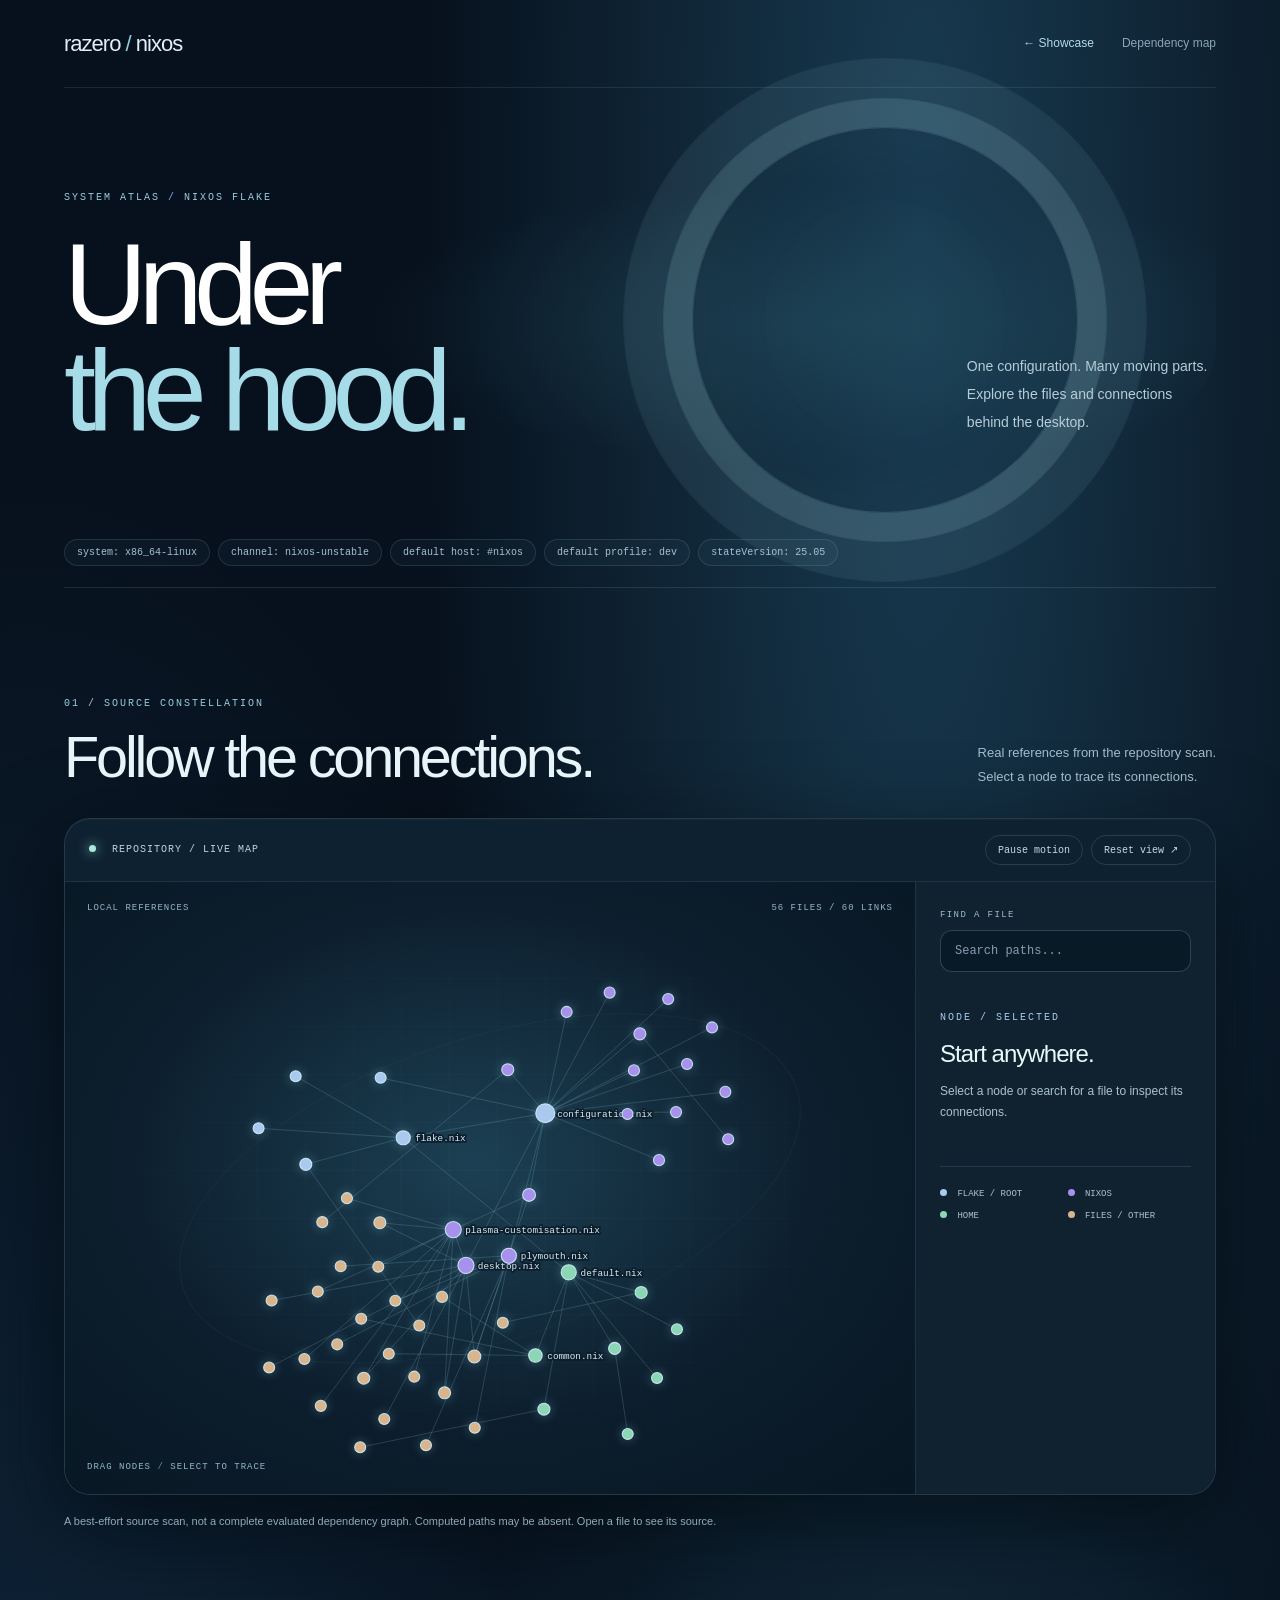
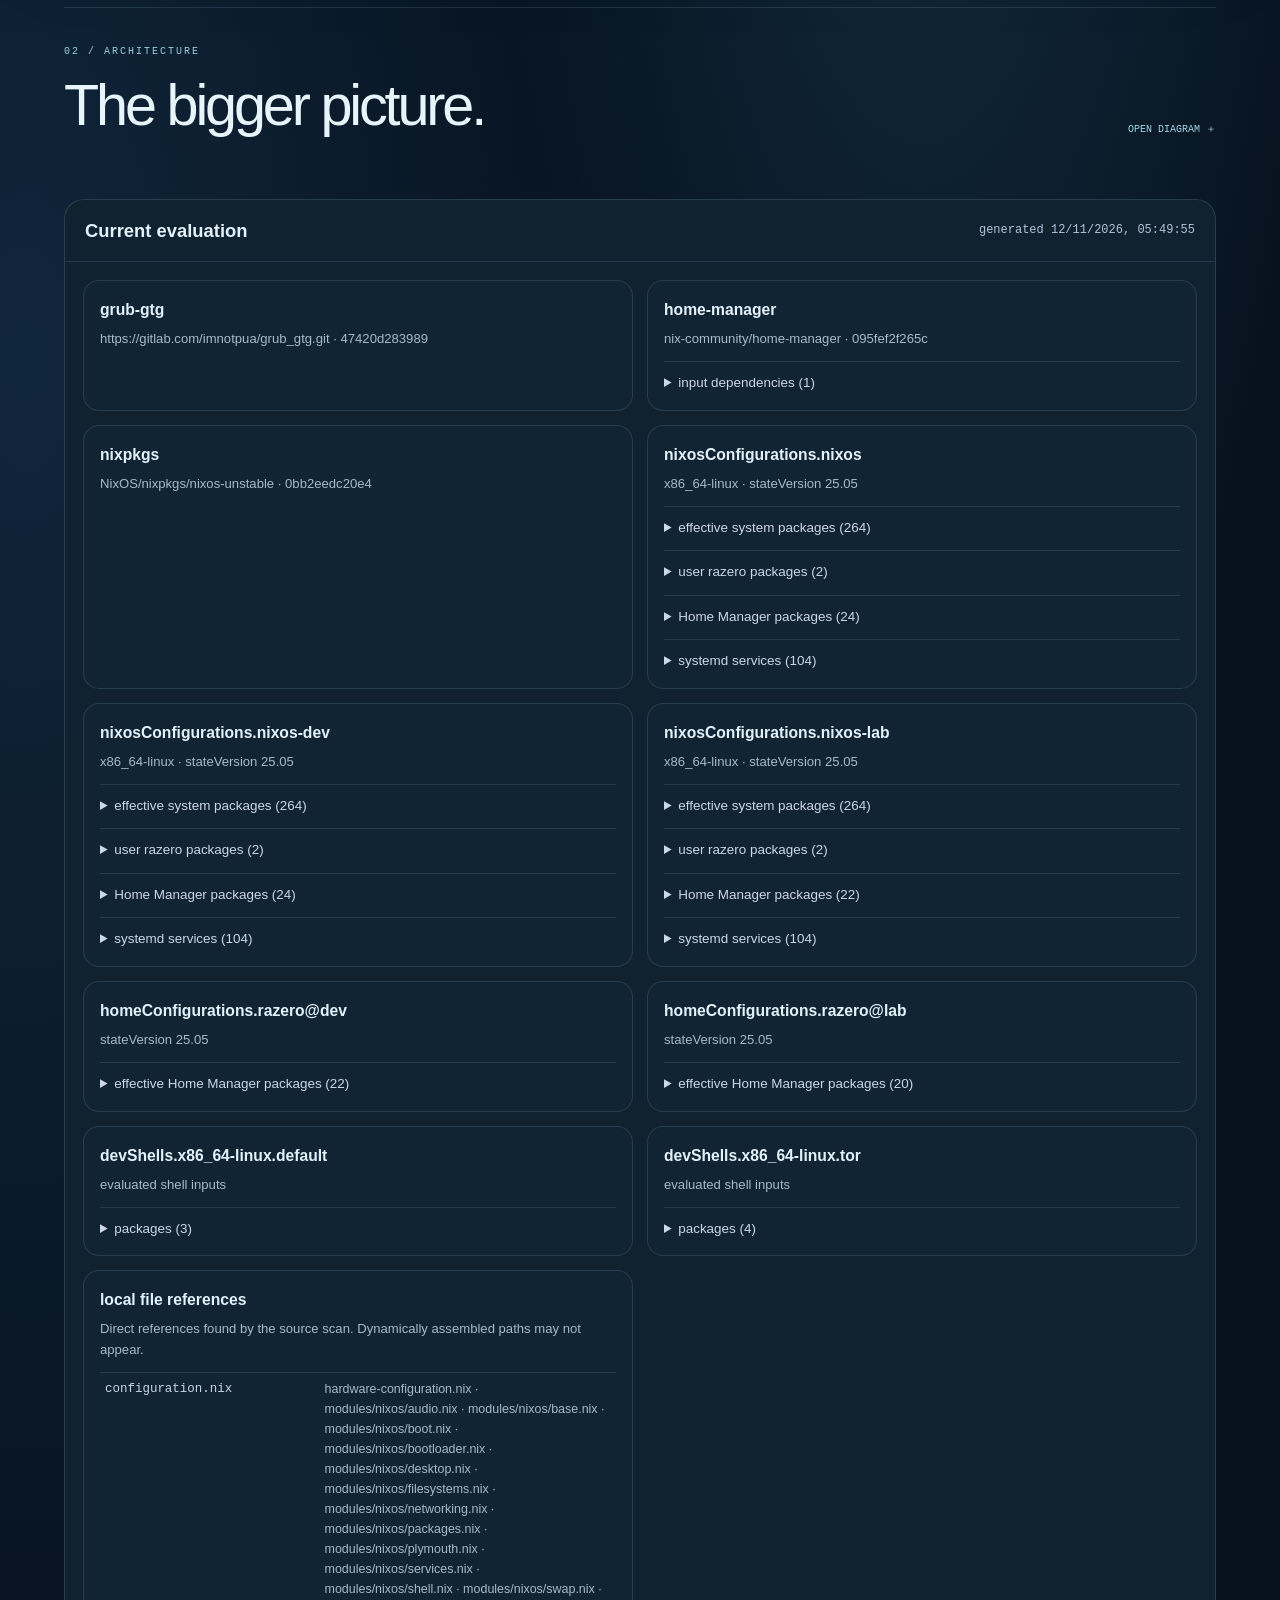
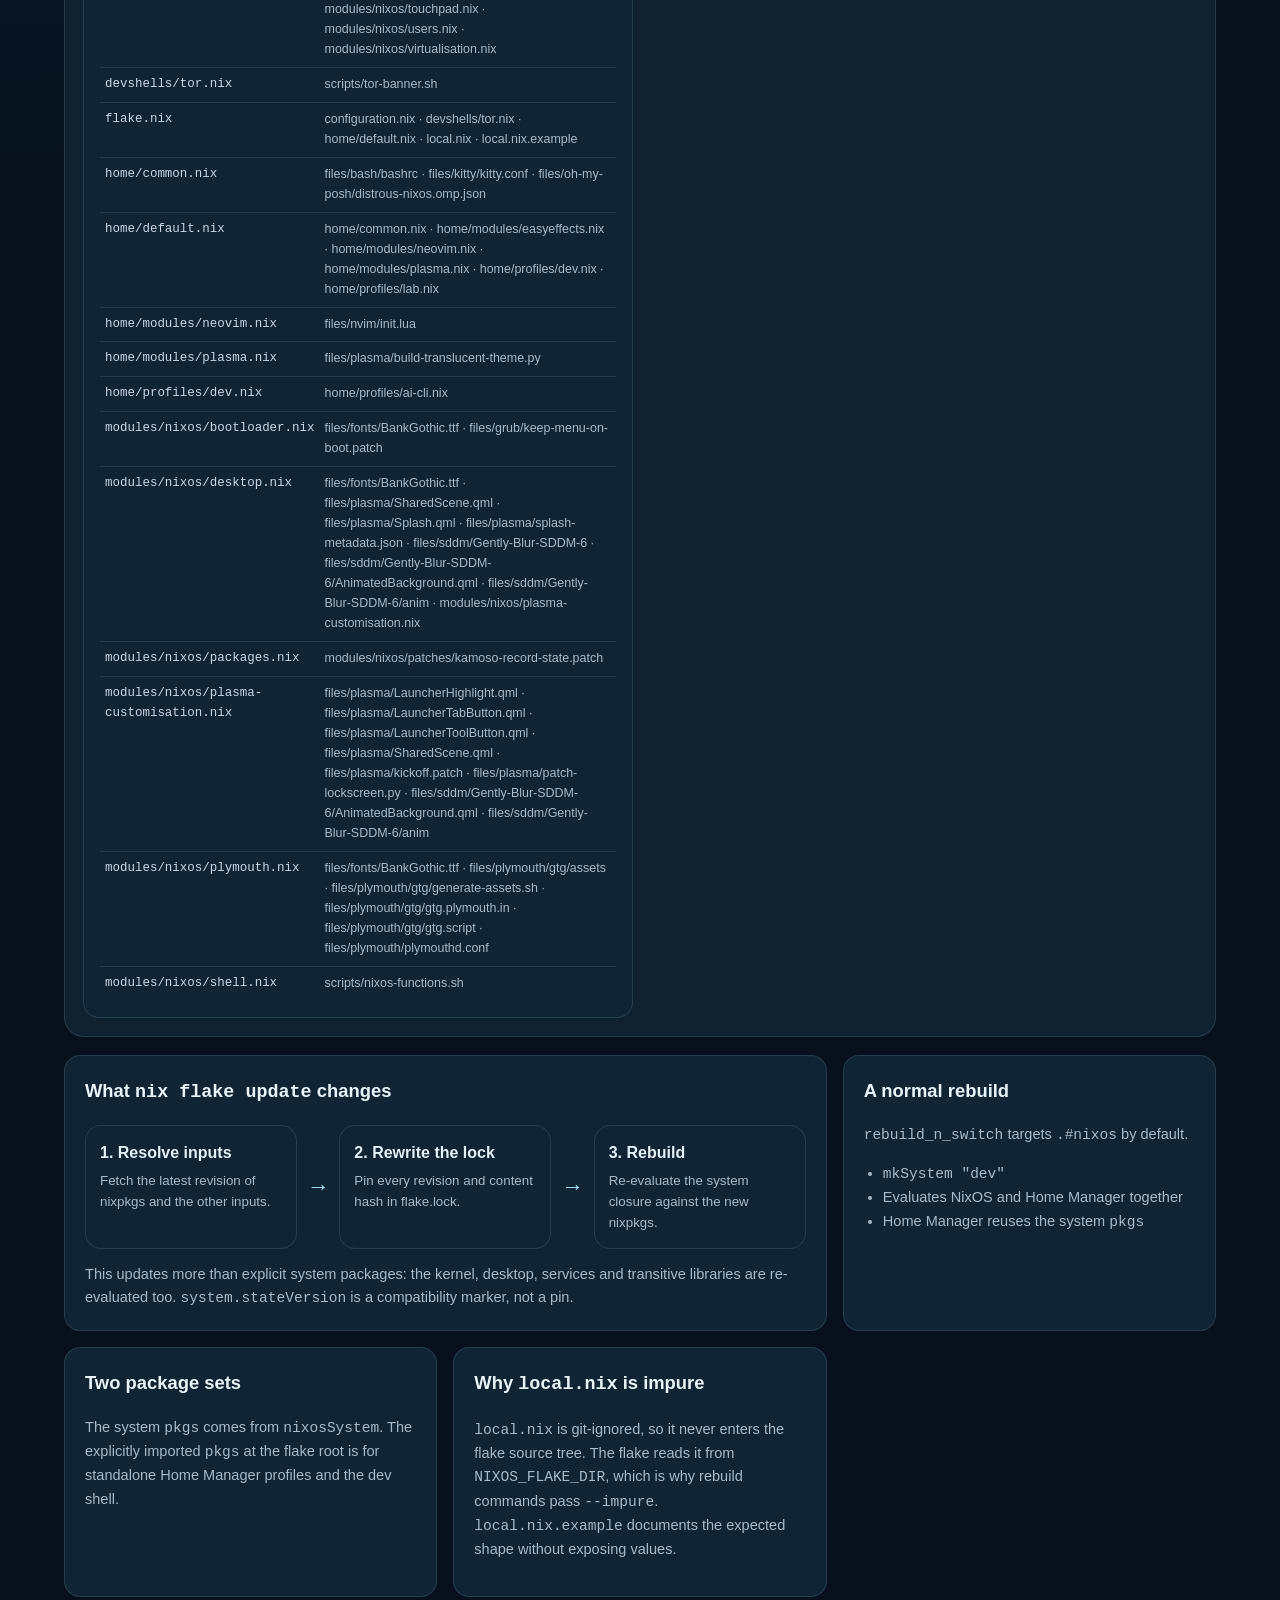
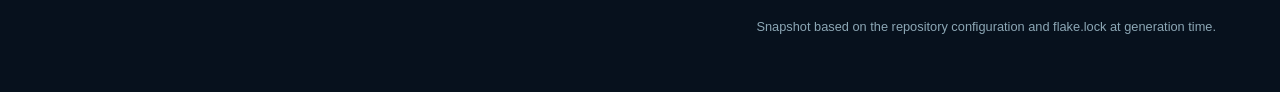
<file: graph/index.html>
<!doctype html>
<html lang="en">
<head>
  <meta charset="utf-8">
  <meta name="viewport" content="width=device-width, initial-scale=1">
  <title>NixOS Flake dependency graph</title>
  <style>
    :root {
      color-scheme: dark;
      --bg: #090d14;
      --panel: #101722;
      --panel-2: #151e2b;
      --line: #334155;
      --text: #e5edf7;
      --muted: #98a6b9;
      --cyan: #55d6e8;
      --blue: #75a7ff;
      --violet: #b39bff;
      --green: #72dfa8;
      --amber: #f1c56b;
      --rose: #ff8fa3;
    }

    * { box-sizing: border-box; }

    body {
      margin: 0;
      background:
        radial-gradient(circle at 18% 0%, #14243a 0, transparent 30rem),
        radial-gradient(circle at 90% 18%, #211b3d 0, transparent 30rem),
        var(--bg);
      color: var(--text);
      font-family: Inter, ui-sans-serif, system-ui, -apple-system, BlinkMacSystemFont,
        "Segoe UI", "Noto Sans JP", sans-serif;
      line-height: 1.6;
    }

    main { width: min(1500px, calc(100% - 32px)); margin: 0 auto; padding: 48px 0 72px; }
    h1, h2, p { margin-top: 0; }
    h1 { font-size: clamp(2rem, 5vw, 4.2rem); line-height: 1.08; letter-spacing: -.04em; margin-bottom: 14px; }
    h2 { font-size: 1.15rem; margin-bottom: 18px; }
    code { font-family: "SFMono-Regular", Consolas, monospace; }

    .eyebrow {
      color: var(--cyan);
      font-family: "SFMono-Regular", Consolas, monospace;
      font-size: .76rem;
      font-weight: 700;
      letter-spacing: .14em;
      text-transform: uppercase;
    }

    .lead { color: var(--muted); max-width: 70ch; font-size: 1.03rem; }
    .badges { display: flex; flex-wrap: wrap; gap: 8px; margin: 22px 0 34px; }
    .badge {
      background: #172131;
      border: 1px solid #2d3d53;
      border-radius: 999px;
      color: #c8d5e5;
      font-family: "SFMono-Regular", Consolas, monospace;
      font-size: .75rem;
      padding: 5px 10px;
    }

    .panel {
      background: color-mix(in srgb, var(--panel) 93%, transparent);
      border: 1px solid #263244;
      border-radius: 18px;
      box-shadow: 0 22px 60px rgba(0,0,0,.28);
      overflow: hidden;
    }

    .panel-head {
      align-items: center;
      border-bottom: 1px solid #263244;
      display: flex;
      gap: 16px;
      justify-content: space-between;
      padding: 16px 20px;
    }

    .panel-head h2 { margin: 0; }
    .legend { display: flex; flex-wrap: wrap; gap: 14px; color: var(--muted); font-size: .77rem; }
    .key { align-items: center; display: inline-flex; gap: 6px; }
    .dot { border-radius: 50%; height: 8px; width: 8px; }
    .graph-wrap { overflow-x: auto; padding: 18px; }

    svg { display: block; min-width: 1320px; width: 100%; height: auto; }
    svg .lane { fill: #0d131d; stroke: #202c3d; stroke-width: 1; }
    svg .lane-title { fill: #718096; font-size: 13px; font-weight: 700; letter-spacing: 2px; }
    svg .edge { fill: none; stroke: #4b5e75; stroke-width: 2; marker-end: url(#arrow); opacity: .82; }
    svg .edge.main { stroke: var(--cyan); }
    svg .edge.unstable { stroke: var(--amber); }
    svg .edge.hm { stroke: var(--violet); }
    svg .edge.theme { stroke: var(--green); }
    svg .node { fill: #151e2b; stroke: #34455c; stroke-width: 1.5; rx: 12; }
    svg .node.input { stroke: var(--blue); }
    svg .node.eval { stroke: var(--cyan); }
    svg .node.module { stroke: var(--violet); }
    svg .node.result { stroke: var(--green); }
    svg .node.special { stroke: var(--amber); }
    svg .title { fill: #edf4fc; font-size: 15px; font-weight: 700; }
    svg .sub { fill: #94a3b8; font-size: 12px; }
    svg .mono { font-family: "SFMono-Regular", Consolas, monospace; }
    svg a:hover .node { fill: #1c2939; stroke-width: 2.5; }

    .cards { display: grid; gap: 16px; grid-template-columns: repeat(3, 1fr); margin-top: 18px; }
    .card { background: var(--panel); border: 1px solid #263244; border-radius: 16px; padding: 20px; }
    .card h2 { color: #f1f5f9; }
    .card p, .card li { color: var(--muted); font-size: .91rem; }
    .card ul { margin: 0; padding-left: 1.2rem; }
    .card strong { color: var(--text); }

    .live-grid { display: grid; gap: 14px; grid-template-columns: repeat(2, minmax(0, 1fr)); }
    .live-block { background: #0d141f; border: 1px solid #26364b; border-radius: 13px; padding: 16px; }
    .live-block h3 { font-size: .98rem; margin: 0 0 6px; }
    .live-block p { color: var(--muted); font-size: .82rem; margin: 0; }
    .live-block details { border-top: 1px solid #253247; margin-top: 12px; padding-top: 10px; }
    .live-block summary { color: #cbd8e8; cursor: pointer; font-size: .84rem; }
    .chips { display: flex; flex-wrap: wrap; gap: 6px; margin-top: 10px; max-height: 270px; overflow: auto; }
    .chip { background: #172234; border: 1px solid #2d405a; border-radius: 7px; color: #b9c9dc; font-family: "SFMono-Regular", Consolas, monospace; font-size: .69rem; padding: 3px 6px; }
    .stamp { color: var(--muted); font-family: "SFMono-Regular", Consolas, monospace; font-size: .75rem; }
    .error { background: #321923; border: 1px solid #683044; border-radius: 10px; color: #ffc0ca; font-size: .78rem; margin-top: 12px; padding: 10px; white-space: pre-wrap; }
    .refs { border-collapse: collapse; margin-top: 12px; width: 100%; }
    .refs td { border-top: 1px solid #253247; color: var(--muted); font-size: .78rem; padding: 7px 5px; vertical-align: top; }
    .refs td:first-child { color: #c9d6e7; font-family: "SFMono-Regular", Consolas, monospace; width: 32%; }

    .flow { align-items: stretch; display: grid; gap: 10px; grid-template-columns: 1fr auto 1fr auto 1fr; }
    .flow-step { background: var(--panel-2); border: 1px solid #314158; border-radius: 12px; padding: 14px; }
    .flow-step small { color: var(--muted); display: block; margin-top: 4px; }
    .flow-arrow { align-self: center; color: var(--cyan); font-size: 1.4rem; }
    .wide { grid-column: span 2; }
    footer { color: #708096; font-size: .8rem; margin-top: 20px; text-align: right; }

    @media (max-width: 900px) {
      main { width: min(100% - 20px, 1500px); padding-top: 28px; }
      .cards { grid-template-columns: 1fr; }
      .live-grid { grid-template-columns: 1fr; }
      .wide { grid-column: auto; }
      .flow { grid-template-columns: 1fr; }
      .flow-arrow { transform: rotate(90deg); justify-self: center; }
      .panel-head { align-items: flex-start; flex-direction: column; }
    }
  </style>
  <link rel="stylesheet" href="dependency-design.css">
</head>
<body>
  <main>
    <nav class="map-nav" aria-label="Views">
      <a class="map-wordmark" href="showcase.html">razero <span>/</span> nixos</a>
      <div><a href="showcase.html">← Showcase</a><span aria-current="page">Dependency map</span></div>
    </nav>
    <div class="map-hero"><div><div class="eyebrow">SYSTEM ATLAS <span> / </span> NIXOS FLAKE</div>
    <h1>Under<br><em>the hood.</em></h1></div>
    <p class="lead">
      One configuration. Many moving parts.<br>Explore the files and connections behind the desktop.
    </p></div>

    <div class="badges">
      <span class="badge">system: x86_64-linux</span>
      <span class="badge">channel: nixos-unstable</span>
      <span class="badge">default host: #nixos</span>
      <span class="badge">default profile: dev</span>
      <span class="badge">stateVersion: 25.05</span>
    </div>

    <section class="explorer" aria-labelledby="explorer-heading">
      <div class="explorer-heading"><div><span class="eyebrow">01 / SOURCE CONSTELLATION</span><h2 id="explorer-heading">Follow the connections.</h2></div><p>Real references from the repository scan.<br>Select a node to trace its connections.</p></div>
      <div class="explorer-shell">
        <div class="explorer-toolbar"><div><span class="explorer-indicator"></span> REPOSITORY / LIVE MAP</div><div class="explorer-tools"><button id="graph-motion" type="button" aria-pressed="false">Pause motion</button><button id="graph-reset" type="button">Reset view ↗</button></div></div>
        <div class="explorer-layout">
          <div class="network-stage"><div class="network-label"><span>LOCAL REFERENCES</span><span id="graph-count">LOADING</span></div><svg id="network-graph" viewBox="0 0 1000 720" role="group" aria-label="Interactive graph of local file references"></svg><div class="network-hint">DRAG NODES <span> / </span> SELECT TO TRACE</div></div>
          <aside class="network-sidebar" aria-label="Graph explorer">
            <label for="graph-search">FIND A FILE</label><input id="graph-search" type="search" placeholder="Search paths..." autocomplete="off"><div id="graph-search-results" class="search-results" aria-label="Matching files"></div>
            <div class="network-details" id="graph-details" aria-live="polite"><span class="eyebrow">NODE / SELECTED</span><h3>Start anywhere.</h3><p>Select a node or search for a file to inspect its connections.</p></div>
            <div class="network-legend"><span><i class="legend-root"></i> FLAKE / ROOT</span><span><i class="legend-system"></i> NIXOS</span><span><i class="legend-home"></i> HOME</span><span><i class="legend-asset"></i> FILES / OTHER</span></div>
          </aside>
        </div>
      </div>
      <p class="explorer-note">A best-effort source scan, not a complete evaluated dependency graph. Computed paths may be absent. Open a file to see its source.</p>
      <noscript><p>JavaScript is required for the interactive graph. The architecture diagram below remains available.</p></noscript>
    </section>

    <details class="architecture">
    <summary><span><span class="eyebrow">02 / ARCHITECTURE</span><strong>The bigger picture.</strong></span><span class="architecture-toggle">OPEN DIAGRAM ＋</span></summary>
    <section class="panel">
      <div class="panel-head">
        <h2>Dependency graph</h2>
        <div class="legend">
          <span class="key"><span class="dot" style="background:var(--blue)"></span>input</span>
          <span class="key"><span class="dot" style="background:var(--cyan)"></span>evaluation / import</span>
          <span class="key"><span class="dot" style="background:var(--violet)"></span>module</span>
          <span class="key"><span class="dot" style="background:var(--green)"></span>output</span>
          <span class="key"><span class="dot" style="background:var(--amber)"></span>special path</span>
        </div>
      </div>

      <div class="graph-wrap">
        <svg viewBox="0 0 1400 900" role="img" aria-labelledby="graph-title graph-desc">
          <title id="graph-title">NixOS flake dependency graph</title>
          <desc id="graph-desc">Inputs on the left flow through flake evaluation into NixOS and Home Manager modules, then into system, desktop and development outputs.</desc>
          <defs>
            <marker id="arrow" viewBox="0 0 10 10" refX="9" refY="5" markerWidth="6" markerHeight="6" orient="auto-start-reverse">
              <path d="M 0 0 L 10 5 L 0 10 z" fill="context-stroke"/>
            </marker>
          </defs>

          <rect class="lane" x="8" y="34" width="300" height="840" rx="16"/>
          <rect class="lane" x="325" y="34" width="300" height="840" rx="16"/>
          <rect class="lane" x="642" y="34" width="360" height="840" rx="16"/>
          <rect class="lane" x="1019" y="34" width="372" height="840" rx="16"/>
          <text class="lane-title" x="28" y="65">1 · FLAKE INPUTS</text>
          <text class="lane-title" x="345" y="65">2 · CONSTRUCTORS</text>
          <text class="lane-title" x="662" y="65">3 · MODULES</text>
          <text class="lane-title" x="1039" y="65">4 · RESULT</text>

          <!-- Edges sit behind nodes. Amber marks the git-ignored, theme and shared-scene paths. -->
          <path class="edge main" d="M278 139 C330 139 310 140 365 140"/>
          <path class="edge main" d="M278 139 C330 139 310 294 365 294"/>
          <path class="edge main" d="M278 139 C330 139 310 512 365 512"/>
          <path class="edge unstable" d="M278 279 C330 279 315 294 365 294"/>
          <path class="edge hm" d="M278 419 C330 419 315 294 365 294"/>
          <path class="edge hm" d="M278 419 C330 419 315 512 365 512"/>
          <path class="edge unstable" d="M278 559 C330 559 315 294 365 294"/>
          <path class="edge unstable" d="M278 559 C330 559 315 512 365 512"/>

          <path class="edge main" d="M585 140 C650 140 610 154 690 154"/>
          <path class="edge main" d="M585 140 C650 140 615 587 690 587"/>
          <path class="edge main" d="M585 294 C630 294 615 154 690 154"/>
          <path class="edge main" d="M585 294 C630 294 630 298 690 298"/>
          <path class="edge main" d="M585 294 C650 294 640 731 690 731"/>
          <path class="edge hm" d="M585 512 C630 512 630 587 690 587"/>
          <path class="edge main" d="M585 742 C650 790 760 810 1057 810"/>
          <path class="edge main" d="M700 210 C660 250 660 410 690 443"/>

          <path class="edge main" d="M970 154 C1020 154 1008 145 1057 145"/>
          <path class="edge main" d="M970 154 C1020 154 1008 275 1057 275"/>
          <path class="edge hm" d="M970 298 C1025 298 1005 550 1057 550"/>
          <path class="edge theme" d="M970 443 C1025 443 1005 275 1057 275"/>
          <path class="edge hm" d="M970 587 C1025 587 1005 550 1057 550"/>
          <path class="edge hm" d="M970 587 C1025 587 1005 680 1057 680"/>
          <path class="edge unstable" d="M970 731 C1025 731 1005 405 1057 405"/>

          <!-- Inputs -->
          <a href="../flake.nix#L4">
            <rect class="node input" x="38" y="92" width="240" height="94"/>
            <text class="title mono" x="56" y="120">nixpkgs</text>
            <text class="sub" x="56" y="144">nixos-unstable</text>
            <text class="sub mono" id="nixpkgs-rev" x="56" y="165">resolving…</text>
          </a>
          <a href="../flake.nix#L9">
            <rect class="node special" x="38" y="232" width="240" height="94"/>
            <text class="title mono" x="56" y="260">grub-gtg</text>
            <text class="sub" x="56" y="284">Grand Theft Gentoo theme</text>
            <text class="sub mono" id="grub-rev" x="56" y="305">resolving…</text>
          </a>
          <a href="../flake.nix#L5">
            <rect class="node input" x="38" y="372" width="240" height="94"/>
            <text class="title mono" x="56" y="400">home-manager</text>
            <text class="sub mono" id="home-manager-rev" x="56" y="424">resolving…</text>
            <text class="sub" x="56" y="445">inputs.nixpkgs.follows = nixpkgs</text>
          </a>
          <a href="../local.nix.example">
            <rect class="node special" x="38" y="512" width="240" height="94"/>
            <text class="title mono" x="56" y="540">local.nix</text>
            <text class="sub" x="56" y="564">git-ignored / --impure</text>
            <text class="sub" x="56" y="585">user, email, secrets</text>
          </a>
          <a href="../flake.lock">
            <rect class="node" x="38" y="704" width="240" height="96"/>
            <text class="title mono" x="56" y="735">flake.lock</text>
            <text class="sub" x="56" y="760">exact revisions + hashes</text>
            <text class="sub" x="56" y="780">written by nix flake update</text>
          </a>

          <!-- Constructors -->
          <a href="../flake.nix#L18">
            <rect class="node eval" x="365" y="98" width="220" height="84"/>
            <text class="title mono" x="383" y="128">import nixpkgs</text>
            <text class="sub" x="383" y="151">pkgs / allowUnfree</text>
            <text class="sub" x="383" y="169">standalone Home + devShell</text>
          </a>
          <a href="../flake.nix#L45">
            <rect class="node eval" x="365" y="238" width="220" height="112"/>
            <text class="title mono" x="383" y="268">mkSystem</text>
            <text class="sub" x="383" y="292">nixpkgs.lib.nixosSystem</text>
            <text class="sub" x="383" y="313">specialArgs: local + grub-gtg</text>
            <text class="sub" x="383" y="334">merges NixOS modules</text>
          </a>
          <a href="../flake.nix#L62">
            <rect class="node eval" x="365" y="470" width="220" height="84"/>
            <text class="title mono" x="383" y="500">homeManagerConfiguration</text>
            <text class="sub" x="383" y="524">explicit pkgs import</text>
            <text class="sub" x="383" y="542">standalone Home profiles</text>
          </a>
          <a href="../flake.nix#L78">
            <rect class="node eval" x="365" y="700" width="220" height="84"/>
            <text class="title mono" x="383" y="730">pkgs.mkShell</text>
            <text class="sub" x="383" y="754">dotnet-sdk_10</text>
            <text class="sub" x="383" y="772">csharp-ls / netcoredbg</text>
          </a>

          <!-- Modules -->
          <a href="../configuration.nix">
            <rect class="node module" x="690" y="98" width="280" height="112"/>
            <text class="title mono" x="708" y="128">configuration.nix</text>
            <text class="sub" x="708" y="152">pkgs from nixosSystem</text>
            <text class="sub" x="708" y="173">local from specialArgs</text>
            <text class="sub" x="708" y="194">imports bootloader + desktop</text>
          </a>
          <a href="../flake.nix#L49">
            <rect class="node module" x="690" y="250" width="280" height="96"/>
            <text class="title" x="708" y="280">Home Manager NixOS module</text>
            <text class="sub" x="708" y="304">useGlobalPkgs = true</text>
            <text class="sub" x="708" y="325">system pkgs + selected profile</text>
          </a>
          <a href="../modules/nixos/bootloader.nix">
            <rect class="node module" x="690" y="396" width="280" height="94"/>
            <text class="title mono" x="708" y="426">bootloader.nix</text>
            <text class="sub" x="708" y="450">GRUB + grub-gtg</text>
            <text class="sub" x="708" y="471">keep the selected menu visible</text>
          </a>
          <a href="../home/default.nix">
            <rect class="node module" x="690" y="540" width="280" height="94"/>
            <text class="title mono" x="708" y="570">home/default.nix</text>
            <text class="sub" x="708" y="594">common + profile</text>
            <text class="sub" x="708" y="615">plasma + EasyEffects + Neovim</text>
          </a>
          <a href="../modules/nixos/desktop.nix">
            <rect class="node module" x="690" y="684" width="280" height="94"/>
            <text class="title mono" x="708" y="714">desktop.nix</text>
            <text class="sub" x="708" y="738">imports plasma-customisation</text>
            <text class="sub" x="708" y="759">shared scene + Kickoff</text>
          </a>

          <!-- Results -->
          <a href="../modules/nixos/packages.nix">
            <rect class="node result" x="1057" y="100" width="296" height="90"/>
            <text class="title" x="1075" y="130">environment.systemPackages</text>
            <text class="sub" x="1075" y="154">Firefox / Node.js / Git / KDE…</text>
            <text class="sub" x="1075" y="174">+ users.users.razero.packages</text>
          </a>
          <a href="../configuration.nix">
            <rect class="node result" x="1057" y="230" width="296" height="90"/>
            <text class="title" x="1075" y="260">NixOS system closure</text>
            <text class="sub" x="1075" y="284">kernel / Plasma / SDDM / PipeWire</text>
            <text class="sub" x="1075" y="304">Docker / libvirt / module graph</text>
          </a>
          <a href="../files/plasma/SharedScene.qml">
            <rect class="node special" x="1057" y="360" width="296" height="90"/>
            <text class="title" x="1075" y="390">shared login scene</text>
            <text class="sub" x="1075" y="414">SDDM + lock + KSplash</text>
            <text class="sub" x="1075" y="434">24 px blur / 850 ms zoom</text>
          </a>
          <a href="../flake.nix#L69">
            <rect class="node result" x="1057" y="500" width="296" height="100"/>
            <text class="title mono" x="1075" y="530">#nixos / #nixos-dev</text>
            <text class="sub" x="1075" y="554">mkSystem "dev"</text>
            <text class="sub" x="1075" y="575">common + dev + ai-cli</text>
          </a>
          <a href="../flake.nix#L72">
            <rect class="node result" x="1057" y="635" width="296" height="90"/>
            <text class="title mono" x="1075" y="665">#nixos-lab / razero@lab</text>
            <text class="sub" x="1075" y="689">mkSystem "lab" / standalone Home</text>
            <text class="sub" x="1075" y="709">common + lab tools</text>
          </a>
          <a href="../flake.nix#L78">
            <rect class="node result" x="1057" y="765" width="296" height="90"/>
            <text class="title mono" x="1075" y="795">devShells.x86_64-linux.default</text>
            <text class="sub" x="1075" y="819">nix develop</text>
            <text class="sub" x="1075" y="839">explicit pkgs import</text>
          </a>
        </svg>
      </div>
    </section>
    </details>

    <section class="panel" style="margin-top:18px">
      <div class="panel-head">
        <h2>Current evaluation</h2>
        <span class="stamp" id="generated-at">Loading dependency-data.js…</span>
      </div>
      <div id="live-data" style="padding:18px">
        <noscript>JavaScript is required to show this section.</noscript>
      </div>
    </section>

    <section class="cards">
      <article class="card wide">
        <h2>What <code>nix flake update</code> changes</h2>
        <div class="flow">
          <div class="flow-step">
            <strong>1. Resolve inputs</strong>
            <small>Fetch the latest revision of nixpkgs and the other inputs.</small>
          </div>
          <div class="flow-arrow">→</div>
          <div class="flow-step">
            <strong>2. Rewrite the lock</strong>
            <small>Pin every revision and content hash in flake.lock.</small>
          </div>
          <div class="flow-arrow">→</div>
          <div class="flow-step">
            <strong>3. Rebuild</strong>
            <small>Re-evaluate the system closure against the new nixpkgs.</small>
          </div>
        </div>
        <p style="margin:14px 0 0">
          This updates more than explicit system packages: the kernel, desktop,
          services and transitive libraries are re-evaluated too.
          <code>system.stateVersion</code> is a compatibility marker, not a pin.
        </p>
      </article>

      <article class="card">
        <h2>A normal rebuild</h2>
        <p><code>rebuild_n_switch</code> targets <code>.#nixos</code> by default.</p>
        <ul>
          <li><code>mkSystem "dev"</code></li>
          <li>Evaluates NixOS and Home Manager together</li>
          <li>Home Manager reuses the system <code>pkgs</code></li>
        </ul>
      </article>

      <article class="card">
        <h2>Two package sets</h2>
        <p>
          The system <code>pkgs</code> comes from <code>nixosSystem</code>.
          The explicitly imported <code>pkgs</code> at the flake root is for
          standalone Home Manager profiles and the dev shell.
        </p>
      </article>

      <article class="card">
        <h2>Why <code>local.nix</code> is impure</h2>
        <p>
          <code>local.nix</code> is git-ignored, so it never enters the flake
          source tree. The flake reads it from
          <code>NIXOS_FLAKE_DIR</code>, which is why rebuild commands pass
          <code>--impure</code>. <code>local.nix.example</code> documents the
          expected shape without exposing values.
        </p>
      </article>
    </section>

    <footer>
      Snapshot based on the repository configuration and flake.lock at generation time.
    </footer>
  </main>
  <script src="./dependency-data.js"></script>
  <script src="./dependency-explorer.js" defer></script>
  <script>
    (() => {
      const data = window.NIX_GRAPH_DATA;
      const root = document.getElementById("live-data");
      const stamp = document.getElementById("generated-at");

      const element = (tag, className, text) => {
        const node = document.createElement(tag);
        if (className) node.className = className;
        if (text !== undefined) node.textContent = text;
        return node;
      };

      const chips = (items) => {
        const list = element("div", "chips");
        [...new Set(items)].sort().forEach((item) => list.append(element("span", "chip", item)));
        return list;
      };

      const detail = (label, items) => {
        const details = document.createElement("details");
        details.append(element("summary", "", `${label} (${new Set(items).size})`));
        details.append(chips(items));
        return details;
      };

      const block = (title, subtitle) => {
        const article = element("article", "live-block");
        article.append(element("h3", "", title), element("p", "", subtitle));
        return article;
      };

      if (!data) {
        stamp.textContent = "not generated";
        root.append(element("div", "error", "dependency-data.js is missing. Run ./graph/update.sh."));
        return;
      }

      stamp.textContent = `generated ${new Date(data.generatedAt).toLocaleString("en-GB")}`;

      const revisionIds = {
        nixpkgs: "nixpkgs-rev",
        "home-manager": "home-manager-rev",
        "grub-gtg": "grub-rev",
      };
      data.inputs.forEach((input) => {
        const node = document.getElementById(revisionIds[input.name]);
        if (node) node.textContent = input.shortRevision ? `${input.shortRevision}…` : input.source;
      });

      const grid = element("div", "live-grid");

      data.inputs.forEach((input) => {
        const item = block(input.name, `${input.source} · ${input.shortRevision ?? "no revision"}`);
        if (input.dependencies.length) {
          item.append(detail("input dependencies", input.dependencies.map((dep) =>
            `${dep.name} → ${dep.target}${dep.follows ? " (follows)" : ""}`)));
        }
        grid.append(item);
      });

      Object.entries(data.nixosConfigurations).forEach(([name, config]) => {
        const item = block(`nixosConfigurations.${name}`, `${config.system} · stateVersion ${config.stateVersion}`);
        item.append(
          detail("effective system packages", config.systemPackages),
          detail("user razero packages", config.userPackages),
          detail("Home Manager packages", config.homePackages),
          detail("systemd services", config.systemdServices),
        );
        grid.append(item);
      });

      Object.entries(data.homeConfigurations).forEach(([name, config]) => {
        const item = block(`homeConfigurations.${name}`, `stateVersion ${config.stateVersion}`);
        item.append(detail("effective Home Manager packages", config.packages));
        grid.append(item);
      });

      Object.entries(data.devShells).forEach(([system, shells]) => {
        Object.entries(shells).forEach(([name, shell]) => {
          const item = block(`devShells.${system}.${name}`, "evaluated shell inputs");
          item.append(detail("packages", shell.packages));
          grid.append(item);
        });
      });

      const refs = block("local file references", "Direct references found by the source scan. Dynamically assembled paths may not appear.");
      const table = element("table", "refs");
      data.localReferences.forEach((entry) => {
        const row = document.createElement("tr");
        row.append(element("td", "", entry.file), element("td", "", entry.targets.join(" · ")));
        table.append(row);
      });
      refs.append(table);
      grid.append(refs);
      root.replaceChildren(grid);

      if (data.errors.length) {
        root.append(element("div", "error", `Some Nix evaluations failed:\n${data.errors.join("\n\n")}`));
      }
    })();
  </script>
</body>
</html>
</file>
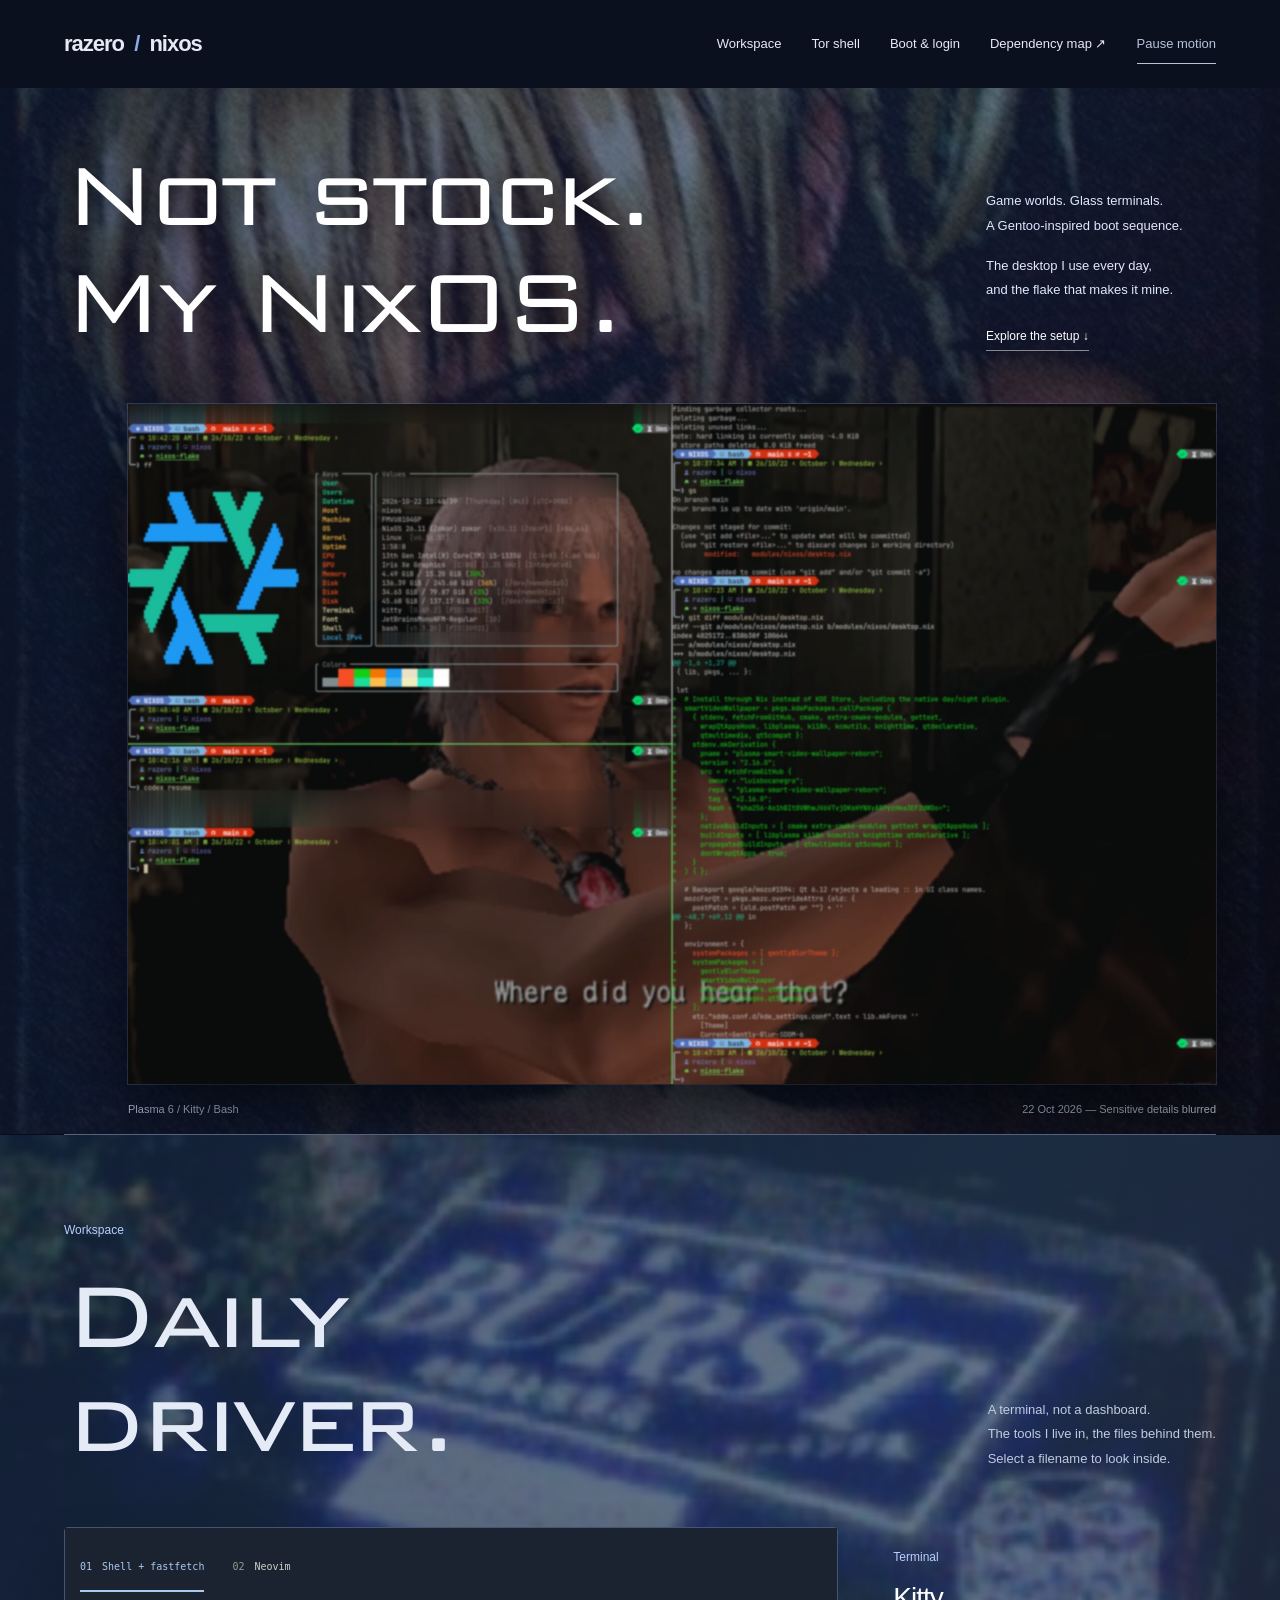
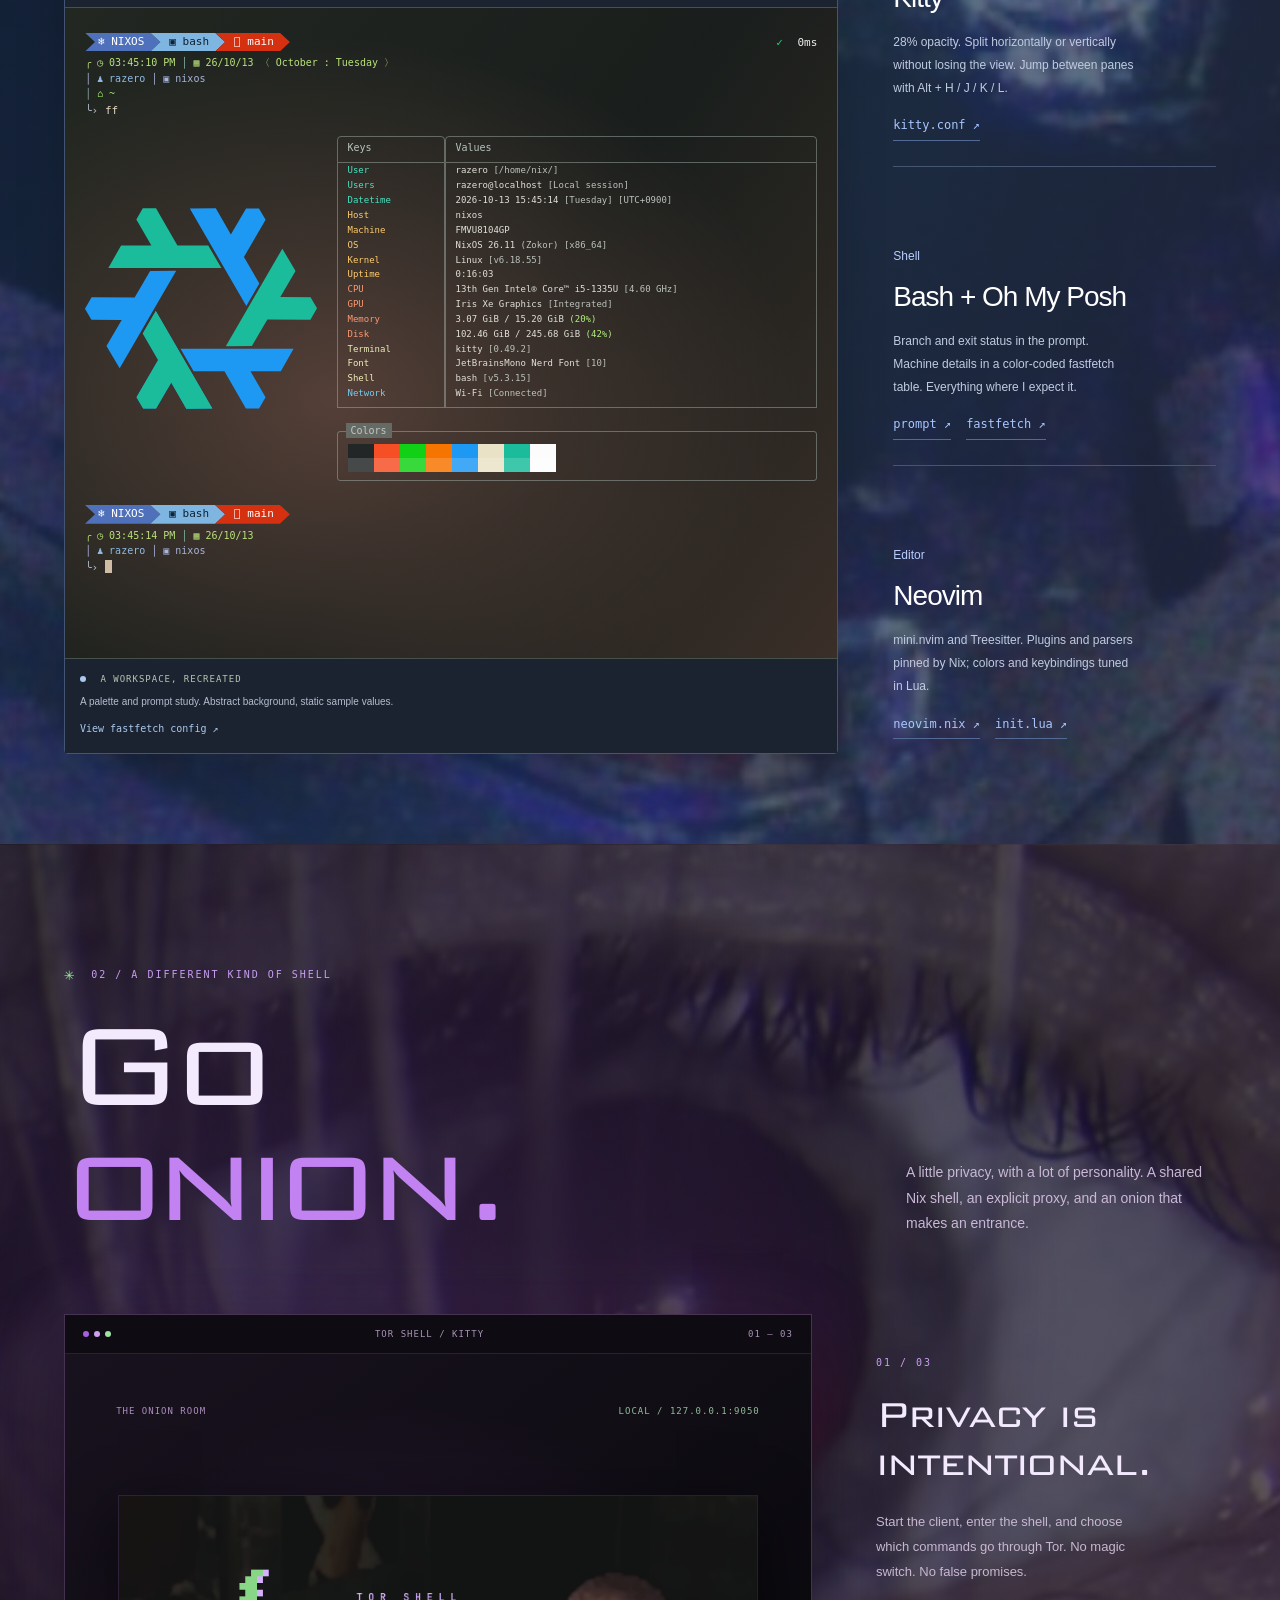
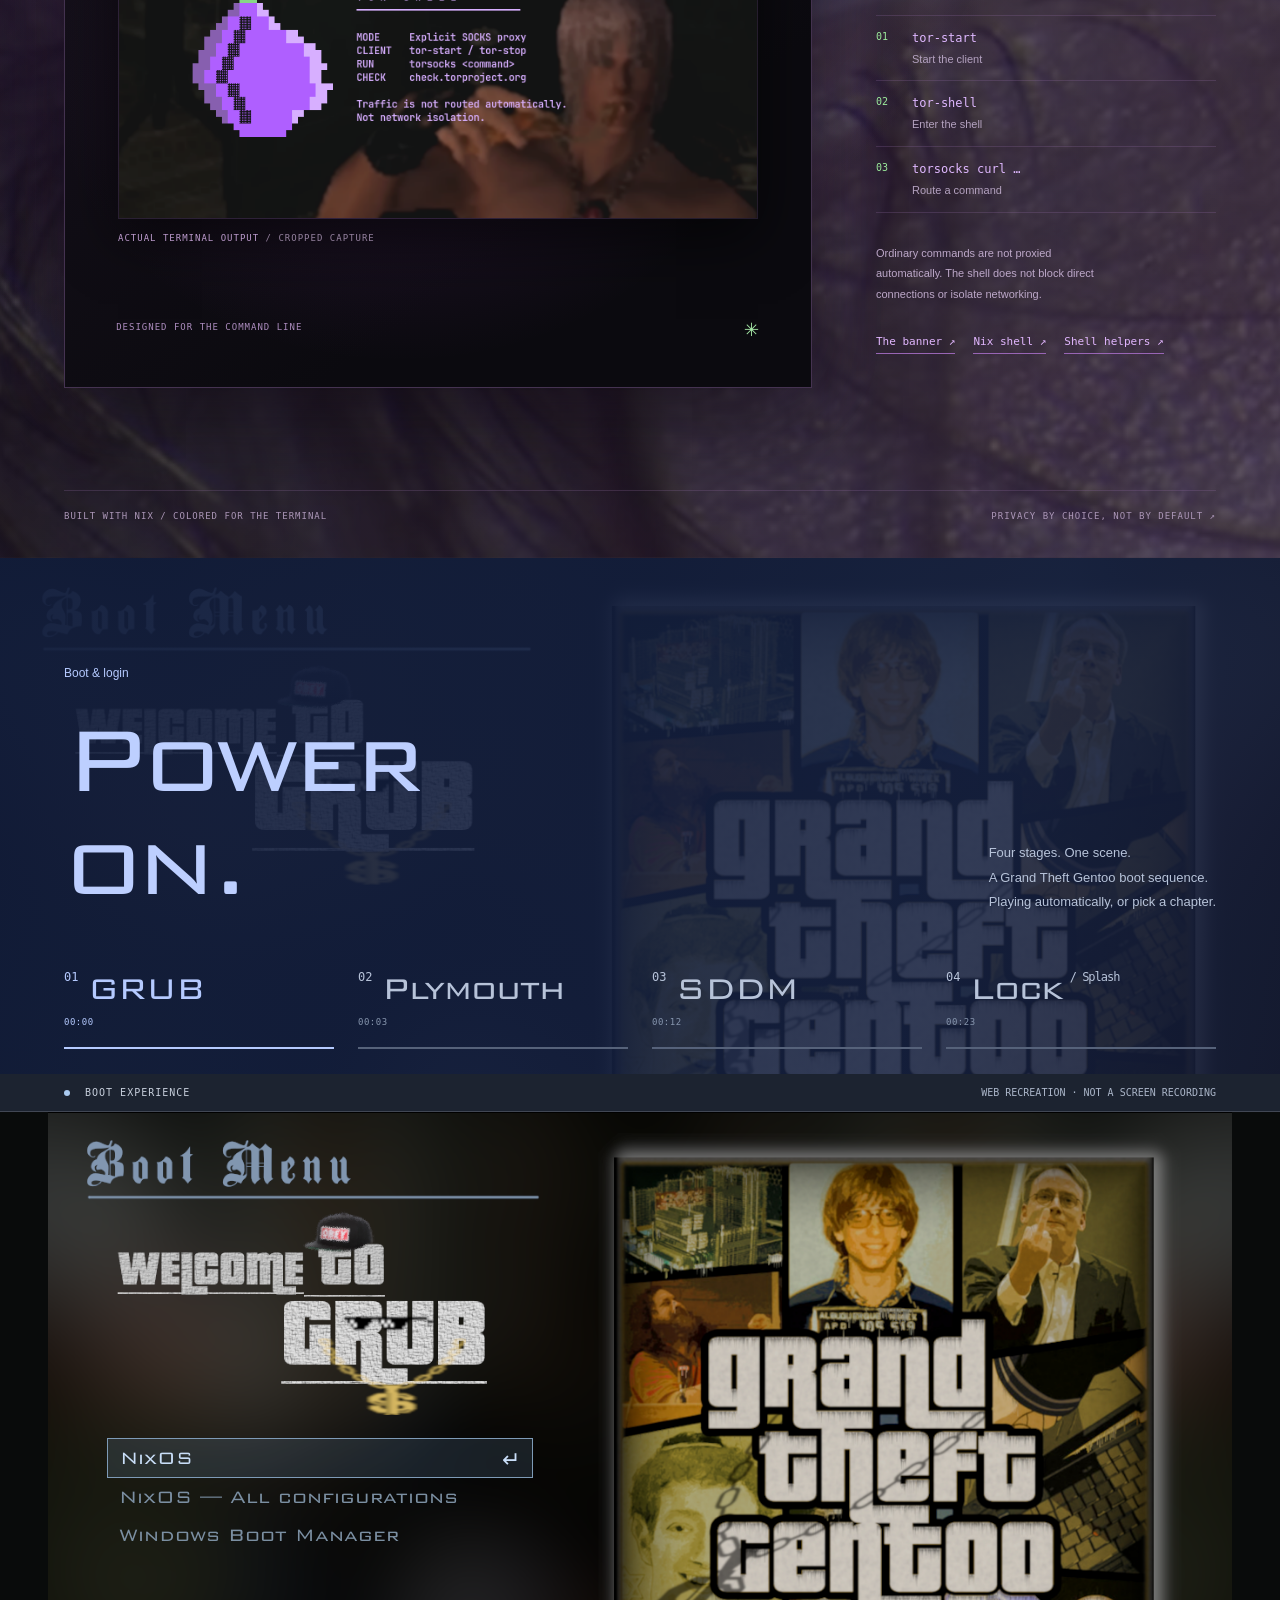
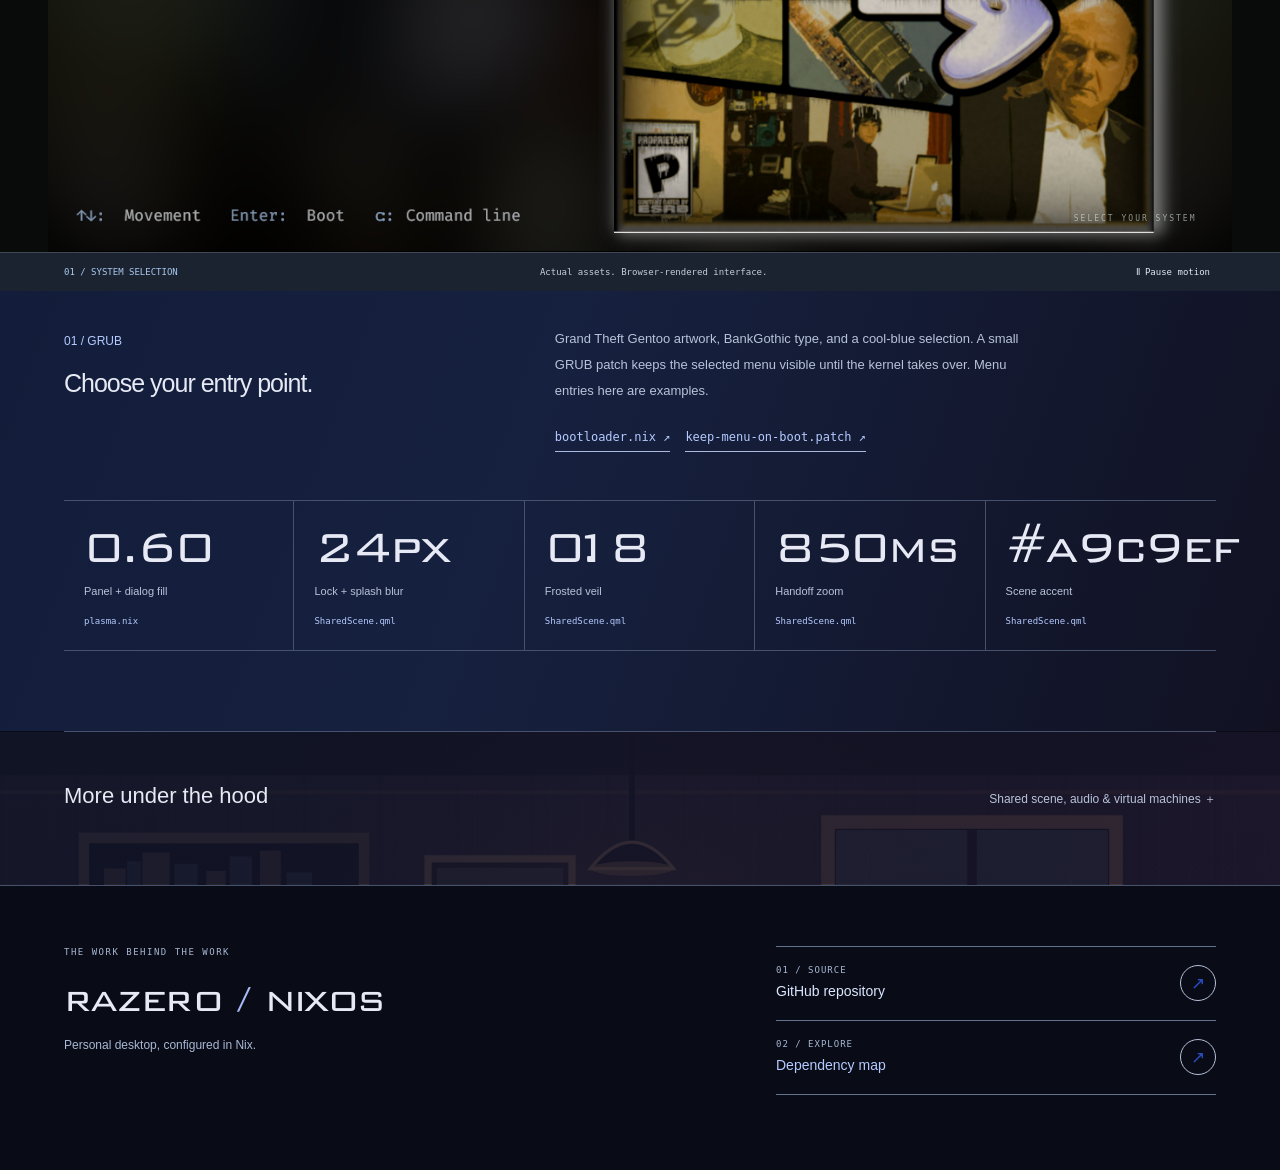
<file: graph/showcase-after-hours.html>
<!doctype html>
<html lang="en">
<head>
<meta charset="utf-8"><meta name="viewport" content="width=device-width, initial-scale=1">
<meta name="description" content="razero's NixOS desktop: transparent terminals, a shared Plasma login scene, and the configuration behind it all.">
<title>razero / nixos — After hours demo</title>
<link rel="stylesheet" href="showcase.css">
<link rel="stylesheet" href="showcase-art-direction.css">
<link rel="stylesheet" href="showcase-after-hours.css">
<script src="showcase-data.js" defer></script><script src="showcase-after-hours-player.js" defer></script><script src="showcase-after-hours.js" defer></script>
</head>
<body>
<header class="navigation"><a class="wordmark" href="showcase-after-hours.html">razero<span class="wordmark-slash"> / </span>nixos</a><nav aria-label="Main navigation"><a href="#workspace">Workspace</a><a href="#tor">Tor shell</a><a href="#sequence">Boot & login</a><a href="index.html">Dependency map ↗</a><button id="page-motion-toggle" type="button" aria-pressed="false">Pause motion</button></nav></header>
<main>
<section class="intro" aria-labelledby="intro-title">
  <div class="hero-heading"><h1 id="intro-title"><span class="title-line"><span>Not stock.</span></span><span class="title-line"><span>My NixOS.</span></span></h1><div class="hero-description"><p>Game worlds. Glass terminals.<br>A Gentoo-inspired boot sequence.</p><p>The desktop I use every day,<br>and the flake that makes it mine.</p><a href="#workspace">Explore the setup ↓</a></div></div>
  <figure class="hero-capture"><a href="assets/workspace-redacted.jpg" target="_blank" rel="noopener" aria-label="Enlarge the desktop screenshot with sensitive details blurred"><img src="assets/workspace-redacted.jpg" alt="A three-pane Kitty workspace with fastfetch and a Nix configuration diff over a game wallpaper." width="1920" height="1200" fetchpriority="high"></a><figcaption><span>Plasma 6 / Kitty / Bash</span><span>22 Oct 2026 — Sensitive details blurred</span></figcaption></figure>
</section>
<section id="sequence" class="sequence" aria-labelledby="sequence-title">
<div class="section-heading"><div><span class="eyebrow">Boot & login</span><h2 id="sequence-title">Power<br>on.</h2></div><p>Four stages. One scene.<br>A Grand Theft Gentoo boot sequence.<br>Playing automatically, or pick a chapter.</p></div>
<div class="viewer" id="sequence-viewer">
  <div class="viewer-top"><span><i class="status-dot"></i> BOOT EXPERIENCE</span><span class="preview-label">WEB RECREATION · NOT A SCREEN RECORDING</span></div>
  <div class="sequence-player" hidden>
    <button id="sequence-play" class="sequence-play" type="button" aria-label="Play boot sequence"><span aria-hidden="true">▶</span></button>
    <div class="sequence-timeline">
      <div class="sequence-track" id="sequence-track" aria-hidden="true"><i></i><i></i><i></i><i></i><i></i></div>
      <span class="sequence-fill" id="sequence-fill" aria-hidden="true"></span>
      <input id="sequence-scrub" class="sequence-range" type="range" min="0" max="15.2" step="0.05" value="0" aria-label="Boot sequence timeline">
      <div class="sequence-marks" id="sequence-marks" aria-hidden="true"></div>
    </div>
    <span id="sequence-clock" class="sequence-clock">00:00 / 00:15</span>
  </div>
  <div class="display" id="display">
    <div class="scene grub-scene" data-scene="grub" hidden><img src="assets/grub-background.png" alt="The actual GRUB theme background"><div class="grub-menu"><p class="grub-selected">NixOS <span>↵</span></p><p>NixOS — All configurations</p><p>Windows Boot Manager</p></div><span class="scene-corner">SELECT YOUR SYSTEM</span></div>
    <div class="scene plymouth-scene" data-scene="plymouth" hidden><img src="assets/plymouth-background.png" alt="The generated Plymouth background"><div class="radio-mini"><b>RADIO GENTOO</b><small>101.3 FM // BOOT SEQUENCE</small><span>♪ emerge --sync</span></div><div class="loading"><b>LOADING<span class="loading-dots">...</span></b><span class="progress-track"><i></i></span></div></div>
    <div class="scene login-scene" data-scene="sddm">
      <img id="frame-a" class="frame active" alt="An SDDM animation frame"><img id="frame-b" class="frame" alt="" aria-hidden="true">
      <div class="scene-shade"></div><div class="scanlines"></div>
      <div class="login-radio" id="login-radio"><b>RADIO GENTOO <i>●</i></b><small>101.3 FM // BOOT SEQUENCE</small><span id="radio-track">♪ emerge --sync</span></div>
      <div class="login-form" id="login-form"><img class="avatar" src="assets/sddm-avatar.jpg" alt="razero's user avatar" width="500" height="500"><strong>razero</strong><div class="fake-input">Password <span>→</span></div><small>↻ Restart <span>⏻ Shut down</span></small></div>
      <div class="shared-chrome" id="shared-chrome" hidden>
        <div class="shared-frame" aria-hidden="true"></div><div class="shared-rule" aria-hidden="true"></div>
        <div class="shared-clock"><b id="shared-time">--:--</b><span id="shared-date"></span></div>
        <div class="shared-modes" role="group" aria-label="Shared scene surface"><button type="button" data-shared-mode="lock" class="selected" aria-pressed="true">Lock</button><button type="button" data-shared-mode="splash" aria-pressed="false">Splash</button></div>
        <div class="shared-lock" id="shared-lock"><span class="shared-kicker">Locked</span><button class="shared-unlock" id="shared-unlock" type="button">Enter the session <span>→</span></button><small>Plasma's native password, fingerprint and session controls stay in charge.</small></div>
        <div class="shared-splash" id="shared-splash" hidden><span class="shared-kicker">Starting Plasma</span><span class="shared-progress"><i></i></span><small>KSplashQML · stage 5 hands off with the same 850 ms zoom.</small></div>
      </div>
      <div class="intro-overlay" id="intro-overlay" hidden><b>GRAND THEFT GENTOO</b><small>SYSTEM READY // WELCOME BACK</small><span>LOADING SESSION</span></div>
      <span class="scene-corner" id="scene-corner">26 FRAMES / PAN / CROSSFADE</span>
    </div>
    <div class="scene desktop-scene" data-scene="desktop" hidden><img class="desktop-mark" src="assets/nix-snowflake.svg" alt="" aria-hidden="true"><div class="desktop-copy"><span>PLASMA SESSION / READY</span><b>Welcome<br>back.</b><small>The shared scene hands over to the desktop.</small></div><span class="scene-corner">05 / PLASMA</span></div>
  </div>
  <div class="viewer-bottom"><span id="scene-tag">01 / SYSTEM SELECTION</span><span>Actual assets. Browser-rendered interface.</span><button id="motion-toggle" type="button" aria-pressed="false">Ⅱ Pause motion</button></div>
</div>
<div class="scene-controls" role="group" aria-label="Boot stages">
  <button data-stage="grub" class="selected" aria-pressed="true" data-time="00:00"><span>01</span><b>GRUB</b><small>Choose a system.</small></button>
  <button data-stage="plymouth" aria-pressed="false" data-time="00:03"><span>02</span><b>Plymouth</b><small>Make the wait count.</small></button>
  <button data-stage="sddm" aria-pressed="false" data-time="00:12"><span>03</span><b>SDDM</b><small>Welcome back.</small></button>
  <button data-stage="shared" aria-pressed="false" data-time="00:23"><span>04</span><b>Lock<span class="stage-suffix"> / Splash</span></b><small>Same scene, new surface.</small></button>
</div>
<div class="stage-notes"><div><span id="stage-eyebrow" class="eyebrow">01 / SYSTEM SELECTION</span><h3 id="stage-title">Choose your entry point.</h3></div><div><p id="stage-description">Grand Theft Gentoo artwork, BankGothic type, and a cool-blue selection. A small GRUB patch keeps the selected menu visible until the kernel takes over. Menu entries here are examples.</p><div id="stage-links" class="source-links"></div><button class="text-link" type="button" id="replay-intro" hidden>Replay intro ↻</button></div></div>
<div class="scene-specs" aria-label="Shared scene specification">
  <button data-source="home/plasma.nix"><b>0.60</b><span>Panel + dialog fill</span><small>plasma.nix</small></button>
  <button data-source="files/plasma/SharedScene.qml"><b>24px</b><span>Lock + splash blur</span><small>SharedScene.qml</small></button>
  <button data-source="files/plasma/SharedScene.qml"><b>0.18</b><span>Frosted veil</span><small>SharedScene.qml</small></button>
  <button data-source="files/plasma/SharedScene.qml"><b>850ms</b><span>Handoff zoom</span><small>SharedScene.qml</small></button>
  <button data-source="files/plasma/SharedScene.qml"><b>#a9c9ef</b><span>Scene accent</span><small>SharedScene.qml</small></button>
</div>
</section>
<section id="workspace" class="workspace" aria-labelledby="workspace-title">
  <div class="section-heading">
    <div><span class="eyebrow">Workspace</span><h2 id="workspace-title">Daily<br>driver.</h2></div>
    <p>A terminal, not a dashboard.<br>The tools I live in, the files behind them.<br>Select a filename to look inside.</p>
  </div>
  <div class="workspace-simulation">
  <div class="workspace-preview">
    <div class="workspace-toolbar">
      <div class="terminal-switch" role="tablist" aria-label="Workspace preview">
        <button id="shell-tab" data-tool="terminal" role="tab" aria-selected="true" aria-controls="fetch-demo">01 <span>Shell + fastfetch</span></button>
        <button id="editor-tab" data-tool="editor" role="tab" aria-selected="false" aria-controls="editor-demo" tabindex="-1">02 <span>Neovim</span></button>
      </div>
      <span class="workspace-label">KITTY / BASH / NIXOS</span>
    </div>
    <div class="terminal-demo">
      <div class="terminal-prompt" aria-hidden="true">
        <div class="prompt-top"><div class="prompt"><span>❄ NIXOS</span><span>▣ bash</span><span> main</span></div><span class="prompt-status">✓ <span>0ms</span></span></div>
        <p class="prompt-date">╭ ◷ 03:45:10 PM <span>│</span> ▦ 26/10/13 〈 October : Tuesday 〉</p>
        <p class="prompt-identity">│ <span>♟ razero</span> │ ▣ nixos</p>
        <p class="prompt-path">│ <span>⌂ ~</span></p>
        <p class="prompt-command">╰› <span id="terminal-command">ff</span></p>
      </div>
      <div id="fetch-demo" class="shell-panel" role="tabpanel" aria-labelledby="shell-tab" tabindex="0">
        <div class="fetch-demo">
          <img class="fetch-logo" src="assets/nix-snowflake.svg" alt="Blue and green Nix snowflake" width="535" height="535">
          <div class="fetch-output">
            <table class="fetch-table">
              <caption class="sr-only">Terminal recreation with static sample values based on the reference screenshot.</caption>
              <thead><tr><th scope="col">Keys</th><th scope="col">Values</th></tr></thead>
              <tbody>
                <tr class="fetch-user"><th scope="row">User</th><td>razero <span>[/home/nix/]</span></td></tr>
                <tr class="fetch-user"><th scope="row">Users</th><td>razero@localhost <span>[Local session]</span></td></tr>
                <tr class="fetch-user"><th scope="row">Datetime</th><td>2026-10-13 15:45:14 <span>[Tuesday] [UTC+0900]</span></td></tr>
                <tr class="fetch-system"><th scope="row">Host</th><td>nixos</td></tr>
                <tr class="fetch-system"><th scope="row">Machine</th><td>FMVU8104GP</td></tr>
                <tr class="fetch-system"><th scope="row">OS</th><td>NixOS 26.11 <span>(Zokor) [x86_64]</span></td></tr>
                <tr class="fetch-system"><th scope="row">Kernel</th><td>Linux <span>[v6.18.55]</span></td></tr>
                <tr class="fetch-system"><th scope="row">Uptime</th><td>0:16:03</td></tr>
                <tr class="fetch-hardware"><th scope="row">CPU</th><td>13th Gen Intel® Core™ i5-1335U <span>[4.60 GHz]</span></td></tr>
                <tr class="fetch-hardware"><th scope="row">GPU</th><td>Iris Xe Graphics <span>[Integrated]</span></td></tr>
                <tr class="fetch-hardware"><th scope="row">Memory</th><td>3.07 GiB / 15.20 GiB <em>(20%)</em></td></tr>
                <tr class="fetch-hardware"><th scope="row">Disk</th><td>102.46 GiB / 245.68 GiB <em>(42%)</em></td></tr>
                <tr class="fetch-tools"><th scope="row">Terminal</th><td>kitty <span>[0.49.2]</span></td></tr>
                <tr class="fetch-tools"><th scope="row">Font</th><td>JetBrainsMono Nerd Font <span>[10]</span></td></tr>
                <tr class="fetch-tools"><th scope="row">Shell</th><td>bash <span>[v5.3.15]</span></td></tr>
                <tr class="fetch-network"><th scope="row">Network</th><td>Wi-Fi <span>[Connected]</span></td></tr>
              </tbody>
            </table>
            <div class="palette" aria-label="Breeze-inspired terminal palette"><span>Colors</span><div class="color-swatches" aria-hidden="true"><i></i><i></i><i></i><i></i><i></i><i></i><i></i><i></i></div></div>
          </div>
        </div>
        <div class="terminal-prompt prompt-repeat" aria-hidden="true">
          <div class="prompt"><span>❄ NIXOS</span><span>▣ bash</span><span> main</span></div>
          <p class="prompt-date">╭ ◷ 03:45:14 PM <span>│</span> ▦ 26/10/13</p>
          <p class="prompt-identity">│ <span>♟ razero</span> │ ▣ nixos</p>
          <p class="prompt-command">╰› <span class="terminal-cursor"></span></p>
        </div>
      </div>
      <div id="editor-demo" class="editor-demo" role="tabpanel" aria-labelledby="editor-tab" tabindex="0" hidden>
        <div class="editor-tabline"><span>home/neovim.nix</span><small>UTF-8 · Nix</small></div>
        <div class="editor-code" aria-label="Example Neovim configuration">
          <div><span>1</span><code><b class="pink">{</b> pkgs, ... <b class="pink">}:</b></code></div>
          <div><span>2</span><code></code></div>
          <div><span>3</span><code><b class="pink">{</b></code></div>
          <div><span>4</span><code>  programs.neovim = <b class="pink">{</b></code></div>
          <div class="editor-current-line"><span>5</span><code>    enable = <b class="cyan">true</b>;</code></div>
          <div><span>6</span><code>    defaultEditor = <b class="cyan">true</b>;</code></div>
          <div><span>7</span><code>    viAlias = <b class="cyan">true</b>;</code></div>
          <div><span>8</span><code>    vimAlias = <b class="cyan">true</b>;</code></div>
          <div><span>9</span><code>    plugins = <b class="pink">with</b> pkgs.vimPlugins; [</code></div>
          <div><span>10</span><code>      monokai-pro-nvim</code></div>
          <div><span>11</span><code>      mini-nvim</code></div>
          <div><span>12</span><code>    ];</code></div>
          <div><span>13</span><code>  <b class="pink">}</b>;</code></div>
          <div><span>14</span><code><b class="pink">}</b></code></div>
          <div class="editor-empty" aria-hidden="true">~<br>~<br>~</div>
        </div>
        <div class="editor-status"><span>NORMAL</span><span>home/neovim.nix</span><span>5:5 · Nix</span></div>
      </div>
    </div>
    <div class="workspace-caption"><span><i class="status-dot"></i> A WORKSPACE, RECREATED</span><p>A palette and prompt study. Abstract background, static sample values.</p><button data-source="files/fastfetch/config.jsonc">View fastfetch config ↗</button></div>
  </div>
  </div>
  <div class="workspace-notes">
    <article><span class="eyebrow">Terminal</span><h3>Kitty</h3><p>28% opacity. Split horizontally or vertically without losing the view. Jump between panes with Alt + H / J / K / L.</p><div class="source-links"><button data-source="files/kitty/kitty.conf">kitty.conf ↗</button></div></article>
    <article><span class="eyebrow">Shell</span><h3>Bash + Oh My Posh</h3><p>Branch and exit status in the prompt. Machine details in a color-coded fastfetch table. Everything where I expect it.</p><div class="source-links"><button data-source="files/oh-my-posh/distrous-nixos.omp.json">prompt ↗</button><button data-source="files/fastfetch/config.jsonc">fastfetch ↗</button></div></article>
    <article><span class="eyebrow">Editor</span><h3>Neovim</h3><p>mini.nvim and Treesitter. Plugins and parsers pinned by Nix; colors and keybindings tuned in Lua.</p><div class="source-links"><button data-source="home/neovim.nix">neovim.nix ↗</button><button data-source="files/nvim/init.lua">init.lua ↗</button></div></article>
  </div>
</section>
<section id="tor" class="tor-feature" aria-labelledby="tor-title">
  <div class="tor-intro">
    <div><span class="tor-eyebrow"><span aria-hidden="true">✳</span> 02 / A DIFFERENT KIND OF SHELL</span><h2 id="tor-title">Go<br><em>onion.</em></h2></div>
    <p>A little privacy, with a lot of personality. A shared Nix shell, an explicit proxy, and an onion that makes an entrance.</p>
  </div>
  <div class="tor-showcase">
    <div class="tor-window">
      <div class="tor-window-bar"><span><i></i><i></i><i></i></span><span>TOR SHELL / KITTY</span><span>01 — 03</span></div>
      <div class="tor-screen">
        <div class="tor-screen-meta"><span>THE ONION ROOM</span><span>LOCAL / 127.0.0.1:9050</span></div>
        <figure><img src="assets/tor-shell-crop.png" width="490" height="224" alt="Cropped screenshot of the Tor shell's purple onion banner and explicit proxy instructions" loading="lazy"><figcaption>ACTUAL TERMINAL OUTPUT <span> / CROPPED CAPTURE</span></figcaption></figure>
        <div class="tor-screen-bottom"><span>DESIGNED FOR THE COMMAND LINE</span><span>✳</span></div>
      </div>
    </div>
    <div class="tor-side">
      <span class="tor-index">01 / 03</span>
      <h3>Privacy is<br>intentional.</h3>
      <p>Start the client, enter the shell, and choose which commands go through Tor. No magic switch. No false promises.</p>
      <div class="tor-commands" aria-label="Tor shell commands"><div><span>01</span><code>tor-start</code><small>Start the client</small></div><div><span>02</span><code>tor-shell</code><small>Enter the shell</small></div><div><span>03</span><code>torsocks curl …</code><small>Route a command</small></div></div>
      <p class="tor-caveat">Ordinary commands are not proxied automatically. The shell does not block direct connections or isolate networking.</p>
      <div class="tor-source-links"><button data-source="scripts/tor-banner.sh">The banner ↗</button><button data-source="devshells/tor.nix">Nix shell ↗</button><button data-source="scripts/nixos-functions.sh">Shell helpers ↗</button></div>
    </div>
  </div>
  <div class="tor-footer"><span>BUILT WITH NIX / COLORED FOR THE TERMINAL</span><span>PRIVACY BY CHOICE, NOT BY DEFAULT ↗</span></div>
</section>
<section class="underneath" aria-label="Additional system configuration">
  <details class="system-details">
    <summary>More under the hood <span>Shared scene, audio & virtual machines ＋</span></summary>
    <div class="detail-list">
      <article><div><h3>Shared login scene</h3><p>SDDM, the Plasma lock screen and KSplash draw the same animated background, blur and clock. Native authentication and session controls stay intact.</p></div><button data-source="files/plasma/SharedScene.qml" aria-label="View the shared Plasma scene">↗</button></article>
      <article><div><h3>Translucent Plasma</h3><p>Panel and dialog SVG fills at 60% opacity, plus a warm selection accent in Kickoff. The stock layout and behavior remain.</p></div><button data-source="modules/nixos/plasma-customisation.nix" aria-label="View Plasma customisation">↗</button></article>
      <article><div><h3>Speaker EQ</h3><p>A six-band EasyEffects preset for the internal speaker: gentle low-end cuts, a little presence, and a peak-catching compressor.</p></div><button data-source="home/easyeffects.nix" aria-label="View the EasyEffects preset">↗</button></article>
      <article><div><h3>Quiet boot</h3><p>Less boot noise. Hold Plymouth's final frame and hand off cleanly to SDDM.</p></div><button data-source="modules/nixos/plymouth.nix" aria-label="View Plymouth configuration">↗</button></article>
      <article><div><h3>Audio</h3><p>PipeWire and WirePlumber rules to prefer the working internal microphone.</p></div><button data-source="modules/nixos/audio.nix" aria-label="View audio configuration">↗</button></article>
      <article><div><h3>Virtual machines</h3><p>Docker, libvirt, and QEMU with TPM support. Test environments live in the same flake.</p></div><button data-source="modules/nixos/virtualisation.nix" aria-label="View virtualization configuration">↗</button></article>
    </div>
  </details>
</section>
</main><footer class="showcase-footer"><div class="footer-identity"><span class="footer-kicker">THE WORK BEHIND THE WORK</span><a class="footer-name" href="showcase-after-hours.html">razero <span>/</span> nixos</a><p>Personal desktop, configured in Nix.</p></div><div class="footer-links"><a href="https://github.com/Captain0hamu/laptop_flake"><span><small>01 / SOURCE</small><b>GitHub repository</b></span><span aria-hidden="true">↗</span></a><a href="index.html"><span><small>02 / EXPLORE</small><b>Dependency map</b></span><span aria-hidden="true">↗</span></a></div></footer>
<dialog id="source-dialog" aria-labelledby="source-title"><div class="dialog-heading"><div><span class="eyebrow">SOURCE / REPOSITORY</span><h2 id="source-title"></h2></div><button id="close-source" aria-label="Close source viewer">×</button></div><pre><code id="source-code"></code></pre><div class="dialog-footer"><span>Actual configuration from this repository</span><button id="copy-source">Copy</button></div></dialog>
<noscript><p class="noscript">Animation and source previews require JavaScript. <a href="index.html">Open the dependency map</a>.</p></noscript>
</body></html>
</file>
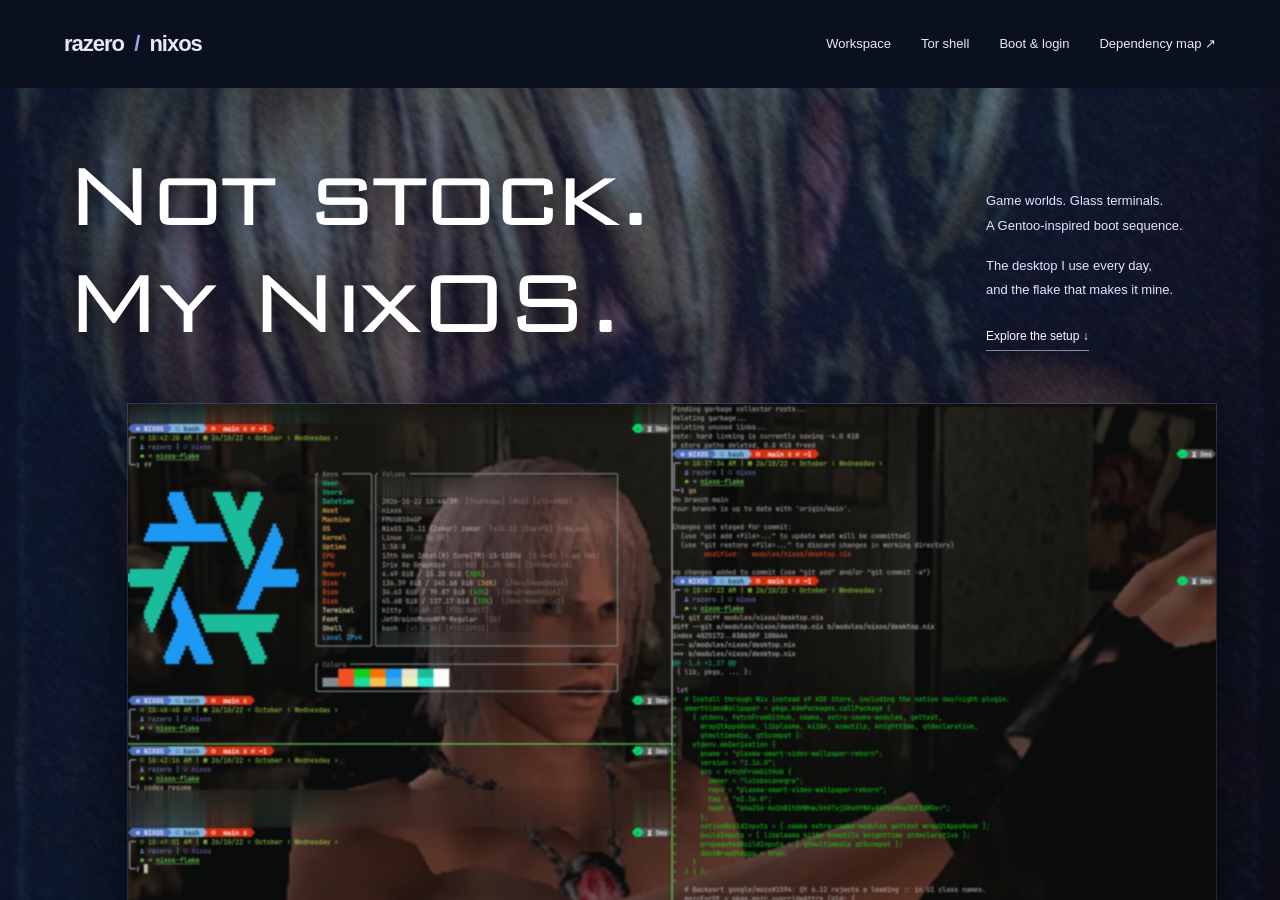
<file: graph/showcase.html>
<!doctype html>
<html lang="en">
<head>
<meta charset="utf-8"><meta name="viewport" content="width=device-width, initial-scale=1">
<meta name="description" content="razero's NixOS desktop: transparent terminals, a shared Plasma login scene, and the configuration behind it all.">
<title>razero / nixos — Personal desktop</title>
<link rel="stylesheet" href="showcase.css">
<link rel="stylesheet" href="showcase-art-direction.css">
<link rel="stylesheet" href="showcase-after-hours.css">
<link rel="stylesheet" href="showcase-deck.css">
<script src="showcase-data.js" defer></script><script src="showcase-deck-player.js" defer></script><script src="showcase-after-hours.js" defer></script><script src="showcase-deck.js" defer></script>
</head>
<body>
<header class="navigation"><a class="wordmark" href="showcase.html">razero<span class="wordmark-slash"> / </span>nixos</a><nav aria-label="Main navigation"><a href="#workspace">Workspace</a><a href="#tor">Tor shell</a><a href="#sequence">Boot & login</a><a href="index.html">Dependency map ↗</a><button id="page-motion-toggle" type="button" aria-pressed="false">Pause motion</button></nav></header>
<main>
<section class="intro" aria-labelledby="intro-title">
  <div class="hero-heading"><h1 id="intro-title"><span class="title-line"><span>Not stock.</span></span><span class="title-line"><span>My NixOS.</span></span></h1><div class="hero-description"><p>Game worlds. Glass terminals.<br>A Gentoo-inspired boot sequence.</p><p>The desktop I use every day,<br>and the flake that makes it mine.</p><a href="#workspace">Explore the setup ↓</a></div></div>
  <figure class="hero-capture"><a href="assets/workspace-redacted.jpg" target="_blank" rel="noopener" aria-label="Enlarge the desktop screenshot with sensitive details blurred"><img src="assets/workspace-redacted.jpg" alt="A three-pane Kitty workspace with fastfetch and a Nix configuration diff over a game wallpaper." width="1920" height="1200" fetchpriority="high"></a><figcaption><span>Plasma 6 / Kitty / Bash</span><span>22 Oct 2026 — Sensitive details blurred</span></figcaption></figure>
</section>
<section id="sequence" class="sequence" aria-labelledby="sequence-title">
<div class="section-heading"><div><span class="eyebrow">Boot & login</span><h2 id="sequence-title">Power<br>on.</h2></div><p>Four stages. One scene.<br>A Grand Theft Gentoo boot sequence.<br>Playing automatically, or pick a chapter.</p></div>
<div class="viewer" id="sequence-viewer">
  <div class="viewer-top"><span><i class="status-dot"></i> BOOT EXPERIENCE</span><span class="preview-label">WEB RECREATION · NOT A SCREEN RECORDING</span></div>
  <div class="sequence-player" hidden>
    <button id="sequence-play" class="sequence-play" type="button" aria-label="Play boot sequence"><span aria-hidden="true">▶</span></button>
    <div class="sequence-timeline">
      <div class="sequence-track" id="sequence-track" aria-hidden="true"><i></i><i></i><i></i><i></i><i></i></div>
      <span class="sequence-fill" id="sequence-fill" aria-hidden="true"></span>
      <input id="sequence-scrub" class="sequence-range" type="range" min="0" max="15.2" step="0.05" value="0" aria-label="Boot sequence timeline">
      <div class="sequence-marks" id="sequence-marks" aria-hidden="true"></div>
    </div>
    <span id="sequence-clock" class="sequence-clock">00:00 / 00:15</span>
  </div>
  <div class="display" id="display">
    <div class="scene grub-scene" data-scene="grub" hidden><img src="assets/grub-background.png" alt="The actual GRUB theme background"><div class="grub-menu"><p class="grub-selected">NixOS <span>↵</span></p><p>NixOS — All configurations</p><p>Windows Boot Manager</p></div><span class="scene-corner">SELECT YOUR SYSTEM</span></div>
    <div class="scene plymouth-scene" data-scene="plymouth" hidden><img src="assets/plymouth-background.png" alt="The generated Plymouth background"><div class="radio-mini"><b>RADIO GENTOO</b><small>101.3 FM // BOOT SEQUENCE</small><span>♪ emerge --sync</span></div><div class="loading"><b>LOADING<span class="loading-dots">...</span></b><span class="progress-track"><i></i></span></div></div>
    <div class="scene login-scene" data-scene="sddm">
      <img id="frame-a" class="frame active" alt="An SDDM animation frame"><img id="frame-b" class="frame" alt="" aria-hidden="true">
      <div class="scene-shade"></div><div class="scanlines"></div>
      <div class="login-radio" id="login-radio"><b>RADIO GENTOO <i>●</i></b><small>101.3 FM // BOOT SEQUENCE</small><span id="radio-track">♪ emerge --sync</span></div>
      <div class="login-form" id="login-form"><strong>razero</strong><div class="fake-input">Password <span>→</span></div><small>↻ Restart <span>⏻ Shut down</span></small></div>
      <div class="shared-chrome" id="shared-chrome" hidden>
        <div class="shared-frame" aria-hidden="true"></div><div class="shared-rule" aria-hidden="true"></div>
        <div class="shared-clock"><b id="shared-time">--:--</b><span id="shared-date"></span></div>
        <div class="shared-modes" role="group" aria-label="Shared scene surface"><button type="button" data-shared-mode="lock" class="selected" aria-pressed="true">Lock</button><button type="button" data-shared-mode="splash" aria-pressed="false">Splash</button></div>
        <div class="shared-lock" id="shared-lock"><span class="shared-kicker">Locked</span><button class="shared-unlock" id="shared-unlock" type="button">Enter the session <span>→</span></button><small>Plasma's native password, fingerprint and session controls stay in charge.</small></div>
        <div class="shared-splash" id="shared-splash" hidden><span class="shared-kicker">Starting Plasma</span><span class="shared-progress"><i></i></span><small>KSplashQML · stage 5 hands off with the same 850 ms zoom.</small></div>
      </div>
      <div class="intro-overlay" id="intro-overlay" hidden><b>GRAND THEFT GENTOO</b><small>SYSTEM READY // PLASMA SESSION</small><span>LOADING SESSION</span></div>
      <span class="scene-corner" id="scene-corner">26 FRAMES / PAN / CROSSFADE</span>
    </div>
    <div class="scene desktop-scene" data-scene="desktop" hidden><img class="desktop-screenshot" src="assets/workspace-daily-redacted.png" alt="Plasma desktop with Kitty terminals; sensitive details redacted"><span class="scene-corner">05 / PLASMA</span></div>
  </div>
  <div class="viewer-bottom"><span id="scene-tag">01 / SYSTEM SELECTION</span><span>Actual assets. Browser-rendered interface.</span><button id="motion-toggle" type="button" aria-pressed="false">Ⅱ Pause motion</button></div>
</div>
<div class="scene-controls" role="group" aria-label="Boot stages">
  <button data-stage="grub" class="selected" aria-pressed="true" data-time="00:00"><span>01</span><b>GRUB</b><small>Choose a system.</small></button>
  <button data-stage="plymouth" aria-pressed="false" data-time="00:03"><span>02</span><b>Plymouth</b><small>Make the wait count.</small></button>
  <button data-stage="sddm" aria-pressed="false" data-time="00:12"><span>03</span><b>SDDM</b><small>Welcome back.</small></button>
  <button data-stage="shared" aria-pressed="false" data-time="00:23"><span>04</span><b>Lock<span class="stage-suffix"> / Splash</span></b><small>Same scene, new surface.</small></button>
</div>
<div class="stage-notes"><div><span id="stage-eyebrow" class="eyebrow">01 / SYSTEM SELECTION</span><h3 id="stage-title">Choose your entry point.</h3></div><div><p id="stage-description">Grand Theft Gentoo artwork, BankGothic type, and a cool-blue selection. A small GRUB patch keeps the selected menu visible until the kernel takes over. Menu entries here are examples.</p><div id="stage-links" class="source-links"></div><button class="text-link" type="button" id="replay-intro" hidden>Replay intro ↻</button></div></div>
<div class="scene-specs" aria-label="Shared scene specification">
  <button data-source="home/modules/plasma.nix"><b>0.60</b><span>Panel + dialog fill</span><small>plasma.nix</small></button>
  <button data-source="files/plasma/SharedScene.qml"><b>24px</b><span>Lock + splash blur</span><small>SharedScene.qml</small></button>
  <button data-source="files/plasma/SharedScene.qml"><b>0.18</b><span>Frosted veil</span><small>SharedScene.qml</small></button>
  <button data-source="files/plasma/SharedScene.qml"><b>850ms</b><span>Handoff zoom</span><small>SharedScene.qml</small></button>
  <button data-source="files/plasma/SharedScene.qml"><b>#a9c9ef</b><span>Scene accent</span><small>SharedScene.qml</small></button>
</div>
</section>
<section id="workspace" class="workspace" aria-labelledby="workspace-title">
  <div class="section-heading">
    <div><span class="eyebrow">Workspace</span><h2 id="workspace-title">Daily<br>driver.</h2></div>
    <p>A terminal, not a dashboard.<br>The tools I live in, the files behind them.<br>Select a filename to look inside.</p>
  </div>
  <div class="workspace-simulation">
  <div class="workspace-preview">
    <div class="workspace-toolbar">
      <div class="terminal-switch" role="tablist" aria-label="Workspace preview">
        <button id="shell-tab" data-tool="terminal" role="tab" aria-selected="true" aria-controls="fetch-demo">01 <span>Shell + fastfetch</span></button>
        <button id="editor-tab" data-tool="editor" role="tab" aria-selected="false" aria-controls="editor-demo" tabindex="-1">02 <span>Neovim</span></button>
      </div>
      <span class="workspace-label">KITTY / BASH / NIXOS</span>
    </div>
    <div class="terminal-demo">
      <div class="terminal-prompt" aria-hidden="true">
        <div class="prompt-top"><div class="prompt"><span>❄ NIXOS</span><span>▣ bash</span><span> main</span></div><span class="prompt-status">✓ <span>0ms</span></span></div>
        <p class="prompt-date">╭ ◷ 03:45:10 PM <span>│</span> ▦ 26/10/13 〈 October : Tuesday 〉</p>
        <p class="prompt-identity">│ <span>♟ razero</span> │ ▣ nixos</p>
        <p class="prompt-path">│ <span>⌂ ~</span></p>
        <p class="prompt-command">╰› <span id="terminal-command">ff</span></p>
      </div>
      <div id="fetch-demo" class="shell-panel" role="tabpanel" aria-labelledby="shell-tab" tabindex="0">
        <div class="fetch-demo">
          <img class="fetch-logo" src="assets/nix-snowflake.svg" alt="Blue and green Nix snowflake" width="535" height="535">
          <div class="fetch-output">
            <table class="fetch-table">
              <caption class="sr-only">Terminal recreation with static sample values based on the reference screenshot.</caption>
              <thead><tr><th scope="col">Keys</th><th scope="col">Values</th></tr></thead>
              <tbody>
                <tr class="fetch-user"><th scope="row">User</th><td>razero <span>[/home/nix/]</span></td></tr>
                <tr class="fetch-user"><th scope="row">Users</th><td>razero@localhost <span>[Local session]</span></td></tr>
                <tr class="fetch-user"><th scope="row">Datetime</th><td>2026-10-13 15:45:14 <span>[Tuesday] [UTC+0900]</span></td></tr>
                <tr class="fetch-system"><th scope="row">Host</th><td>nixos</td></tr>
                <tr class="fetch-system"><th scope="row">Machine</th><td>FMVU8104GP</td></tr>
                <tr class="fetch-system"><th scope="row">OS</th><td>NixOS 26.11 <span>(Zokor) [x86_64]</span></td></tr>
                <tr class="fetch-system"><th scope="row">Kernel</th><td>Linux <span>[v6.18.55]</span></td></tr>
                <tr class="fetch-system"><th scope="row">Uptime</th><td>0:16:03</td></tr>
                <tr class="fetch-hardware"><th scope="row">CPU</th><td>13th Gen Intel® Core™ i5-1335U <span>[4.60 GHz]</span></td></tr>
                <tr class="fetch-hardware"><th scope="row">GPU</th><td>Iris Xe Graphics <span>[Integrated]</span></td></tr>
                <tr class="fetch-hardware"><th scope="row">Memory</th><td>3.07 GiB / 15.20 GiB <em>(20%)</em></td></tr>
                <tr class="fetch-hardware"><th scope="row">Disk</th><td>102.46 GiB / 245.68 GiB <em>(42%)</em></td></tr>
                <tr class="fetch-tools"><th scope="row">Terminal</th><td>kitty <span>[0.49.2]</span></td></tr>
                <tr class="fetch-tools"><th scope="row">Font</th><td>JetBrainsMono Nerd Font <span>[10]</span></td></tr>
                <tr class="fetch-tools"><th scope="row">Shell</th><td>bash <span>[v5.3.15]</span></td></tr>
                <tr class="fetch-network"><th scope="row">Network</th><td>Wi-Fi <span>[Connected]</span></td></tr>
              </tbody>
            </table>
            <div class="palette" aria-label="Breeze-inspired terminal palette"><span>Colors</span><div class="color-swatches" aria-hidden="true"><i></i><i></i><i></i><i></i><i></i><i></i><i></i><i></i></div></div>
          </div>
        </div>
        <div class="terminal-prompt prompt-repeat" aria-hidden="true">
          <div class="prompt"><span>❄ NIXOS</span><span>▣ bash</span><span> main</span></div>
          <p class="prompt-date">╭ ◷ 03:45:14 PM <span>│</span> ▦ 26/10/13</p>
          <p class="prompt-identity">│ <span>♟ razero</span> │ ▣ nixos</p>
          <p class="prompt-command">╰› <span class="terminal-cursor"></span></p>
        </div>
      </div>
      <div id="editor-demo" class="editor-demo" role="tabpanel" aria-labelledby="editor-tab" tabindex="0" hidden>
        <div class="editor-tabline"><span>home/modules/neovim.nix</span><small>UTF-8 · Nix</small></div>
        <div class="editor-code" aria-label="Example Neovim configuration">
          <div><span>1</span><code><b class="pink">{</b> pkgs, ... <b class="pink">}:</b></code></div>
          <div><span>2</span><code></code></div>
          <div><span>3</span><code><b class="pink">{</b></code></div>
          <div><span>4</span><code>  programs.neovim = <b class="pink">{</b></code></div>
          <div class="editor-current-line"><span>5</span><code>    enable = <b class="cyan">true</b>;</code></div>
          <div><span>6</span><code>    defaultEditor = <b class="cyan">true</b>;</code></div>
          <div><span>7</span><code>    viAlias = <b class="cyan">true</b>;</code></div>
          <div><span>8</span><code>    vimAlias = <b class="cyan">true</b>;</code></div>
          <div><span>9</span><code>    plugins = <b class="pink">with</b> pkgs.vimPlugins; [</code></div>
          <div><span>10</span><code>      monokai-pro-nvim</code></div>
          <div><span>11</span><code>      mini-nvim</code></div>
          <div><span>12</span><code>    ];</code></div>
          <div><span>13</span><code>  <b class="pink">}</b>;</code></div>
          <div><span>14</span><code><b class="pink">}</b></code></div>
          <div class="editor-empty" aria-hidden="true">~<br>~<br>~</div>
        </div>
        <div class="editor-status"><span>NORMAL</span><span>home/modules/neovim.nix</span><span>5:5 · Nix</span></div>
      </div>
    </div>
    <div class="workspace-caption"><span><i class="status-dot"></i> A WORKSPACE, RECREATED</span><p>A palette and prompt study. Abstract background, static sample values.</p><button data-source="files/bash/bashrc">View shell aliases ↗</button></div>
  </div>
  </div>
  <div class="workspace-notes">
    <article><span class="eyebrow">Terminal</span><h3>Kitty</h3><p>28% opacity. Split horizontally or vertically without losing the view. Jump between panes with Alt + H / J / K / L.</p><div class="source-links"><button data-source="files/kitty/kitty.conf">kitty.conf ↗</button></div></article>
    <article><span class="eyebrow">Shell</span><h3>Bash + Oh My Posh</h3><p>Branch and exit status in the prompt. Machine details in a color-coded fastfetch table. Everything where I expect it.</p><div class="source-links"><button data-source="files/oh-my-posh/distrous-nixos.omp.json">prompt ↗</button><button data-source="files/bash/bashrc">fastfetch alias ↗</button></div></article>
    <article><span class="eyebrow">Editor</span><h3>Neovim</h3><p>mini.nvim and Treesitter. Plugins and parsers pinned by Nix; colors and keybindings tuned in Lua.</p><div class="source-links"><button data-source="home/modules/neovim.nix">neovim.nix ↗</button><button data-source="files/nvim/init.lua">init.lua ↗</button></div></article>
  </div>
</section>
<section id="tor" class="tor-feature" aria-labelledby="tor-title">
  <div class="tor-intro">
    <div><span class="tor-eyebrow"><span aria-hidden="true">✳</span> 02 / A DIFFERENT KIND OF SHELL</span><h2 id="tor-title">Go<br><em>onion.</em></h2></div>
    <p>A little privacy, with a lot of personality. A shared Nix shell, an explicit proxy, and an onion that makes an entrance.</p>
  </div>
  <div class="tor-showcase">
    <div class="tor-window">
      <div class="tor-window-bar"><span><i></i><i></i><i></i></span><span>TOR SHELL / KITTY</span><span>01 — 03</span></div>
      <div class="tor-screen">
        <div class="tor-screen-meta"><span>THE ONION ROOM</span><span>LOCAL / 127.0.0.1:9050</span></div>
         <figure><div class="tor-shot"><img src="assets/tor-shell-crop.png" width="763" height="385" alt="Cropped screenshot of the Tor shell's purple onion banner and explicit proxy instructions" loading="lazy"></div><figcaption>ACTUAL TERMINAL OUTPUT <span> / CROPPED CAPTURE</span></figcaption></figure>
        <div class="tor-screen-bottom"><span>DESIGNED FOR THE COMMAND LINE</span><span>✳</span></div>
      </div>
    </div>
    <div class="tor-side">
      <span class="tor-index">01 / 03</span>
      <h3>Privacy is<br>intentional.</h3>
      <p>Start the client, enter the shell, and choose which commands go through Tor. No magic switch. No false promises.</p>
      <div class="tor-commands" aria-label="Tor shell commands"><div><span>01</span><code>tor-start</code><small>Start the client</small></div><div><span>02</span><code>tor-shell</code><small>Enter the shell</small></div><div><span>03</span><code>torsocks curl …</code><small>Route a command</small></div></div>
      <p class="tor-caveat">Ordinary commands are not proxied automatically. The shell does not block direct connections or isolate networking.</p>
      <div class="tor-source-links"><button data-source="scripts/tor-banner.sh">The banner ↗</button><button data-source="devshells/tor.nix">Nix shell ↗</button><button data-source="scripts/nixos-functions.sh">Shell helpers ↗</button></div>
    </div>
  </div>
  <div class="tor-footer"><span>BUILT WITH NIX / COLORED FOR THE TERMINAL</span><span>PRIVACY BY CHOICE, NOT BY DEFAULT ↗</span></div>
</section>
<section class="underneath" aria-label="Additional system configuration">
  <details class="system-details">
    <summary>More under the hood <span>Shared scene, audio & virtual machines ＋</span></summary>
    <div class="detail-list">
      <article><div><h3>Shared login scene</h3><p>SDDM, the Plasma lock screen and KSplash draw the same animated background, blur and clock. Native authentication and session controls stay intact.</p></div><button data-source="files/plasma/SharedScene.qml" aria-label="View the shared Plasma scene">↗</button></article>
      <article><div><h3>Translucent Plasma</h3><p>Panel and dialog SVG fills at 60% opacity, plus a warm selection accent in Kickoff. The stock layout and behavior remain.</p></div><button data-source="modules/nixos/plasma-customisation.nix" aria-label="View Plasma customisation">↗</button></article>
      <article><div><h3>Speaker EQ</h3><p>A six-band EasyEffects preset for the internal speaker: gentle low-end cuts, a little presence, and a peak-catching compressor.</p></div><button data-source="home/modules/easyeffects.nix" aria-label="View the EasyEffects preset">↗</button></article>
      <article><div><h3>Quiet boot</h3><p>Less boot noise. Hold Plymouth's final frame and hand off cleanly to SDDM.</p></div><button data-source="modules/nixos/plymouth.nix" aria-label="View Plymouth configuration">↗</button></article>
      <article><div><h3>Audio</h3><p>PipeWire and WirePlumber rules to prefer the working internal microphone.</p></div><button data-source="modules/nixos/audio.nix" aria-label="View audio configuration">↗</button></article>
      <article><div><h3>Virtual machines</h3><p>Docker, libvirt, and QEMU with TPM support. Test environments live in the same flake.</p></div><button data-source="modules/nixos/virtualisation.nix" aria-label="View virtualization configuration">↗</button></article>
    </div>
  </details>
</section>
</main><footer class="showcase-footer"><div class="footer-identity"><span class="footer-kicker">THE WORK BEHIND THE WORK</span><a class="footer-name" href="showcase.html">razero <span>/</span> nixos</a><p>Personal desktop, configured in Nix.</p></div><div class="footer-links"><a href="https://github.com/Captain0hamu/laptop_flake"><span><small>01 / SOURCE</small><b>GitHub repository</b></span><span aria-hidden="true">↗</span></a><a href="index.html"><span><small>02 / EXPLORE</small><b>Dependency map</b></span><span aria-hidden="true">↗</span></a></div></footer>
<dialog id="source-dialog" aria-labelledby="source-title"><div class="dialog-heading"><div><span class="eyebrow">SOURCE / REPOSITORY</span><h2 id="source-title"></h2></div><button id="close-source" aria-label="Close source viewer">×</button></div><pre><code id="source-code"></code></pre><div class="dialog-footer"><span>Actual configuration from this repository</span><button id="copy-source">Copy</button></div></dialog>
<noscript><p class="noscript">Animation and source previews require JavaScript. <a href="index.html">Open the dependency map</a>.</p></noscript>
</body></html>
</file>
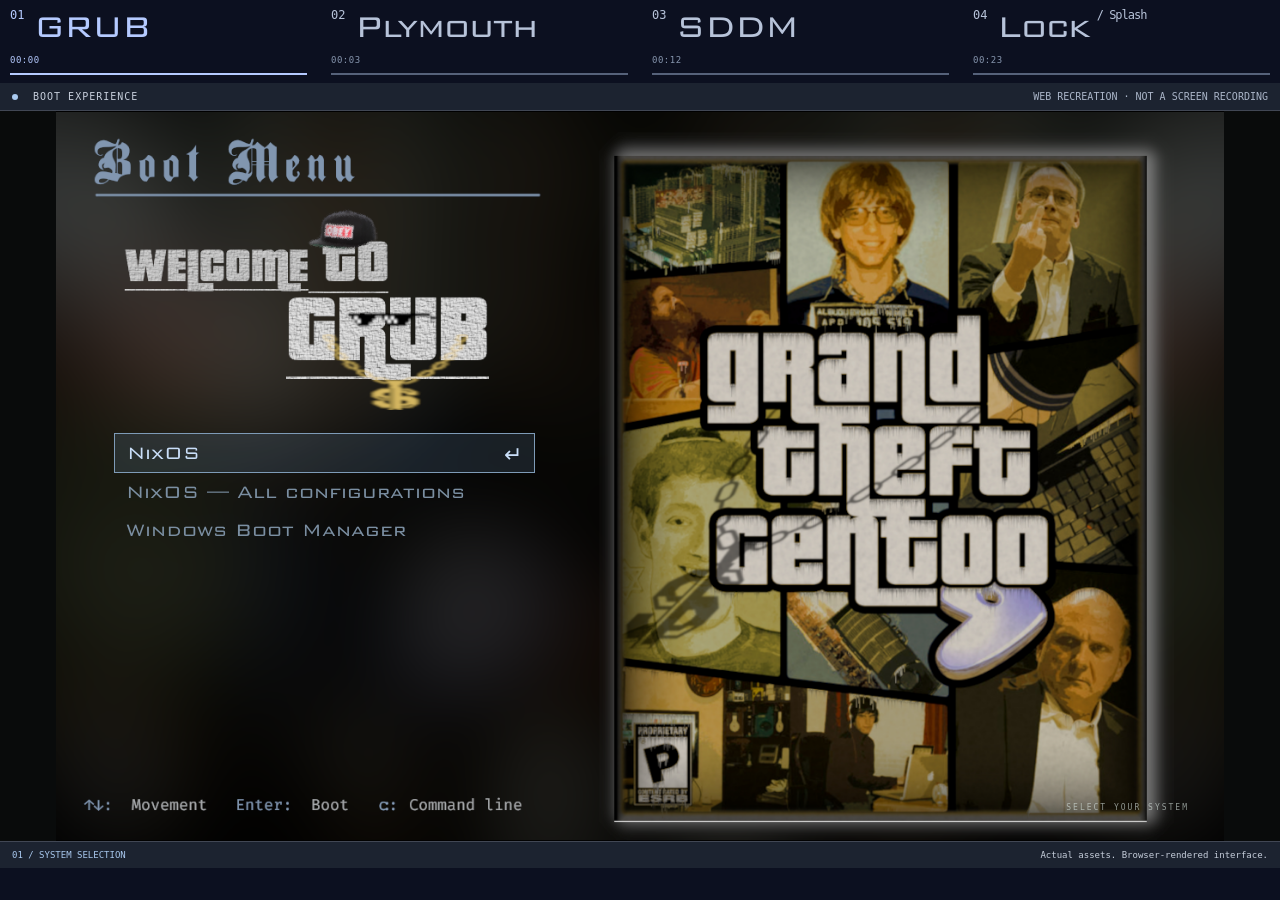
<file: graph/motion-demo/boot-preview.html>
<!doctype html>
<html lang="en">
<head>
<meta charset="utf-8"><meta name="viewport" content="width=device-width, initial-scale=1">
<base href="../">
<meta name="description" content="razero's NixOS desktop: transparent terminals, a shared Plasma login scene, and the configuration behind it all.">
<title>razero / nixos — Personal desktop</title>
<link rel="stylesheet" href="showcase.css">
<link rel="stylesheet" href="showcase-art-direction.css">
<link rel="stylesheet" href="showcase-after-hours.css">
<link rel="stylesheet" href="motion-demo/boot-preview.css">
<script src="showcase-data.js" defer></script><script src="motion-demo/boot-player.js" defer></script><script src="showcase-after-hours.js" defer></script>
<script src="motion-demo/boot-wheel.js" defer></script>
</head>
<body>
<header class="navigation"><a class="wordmark" href="showcase.html">razero<span class="wordmark-slash"> / </span>nixos</a><nav aria-label="Main navigation"><a href="#workspace">Workspace</a><a href="#tor">Tor shell</a><a href="#sequence">Boot & login</a><a href="index.html">Dependency map ↗</a><button id="page-motion-toggle" type="button" aria-pressed="false">Pause motion</button></nav></header>
<main>
<section class="intro" aria-labelledby="intro-title">
  <div class="hero-heading"><h1 id="intro-title"><span class="title-line"><span>Not stock.</span></span><span class="title-line"><span>My NixOS.</span></span></h1><div class="hero-description"><p>Game worlds. Glass terminals.<br>A Gentoo-inspired boot sequence.</p><p>The desktop I use every day,<br>and the flake that makes it mine.</p><a href="#workspace">Explore the setup ↓</a></div></div>
  <figure class="hero-capture"><a href="assets/workspace-redacted.jpg" target="_blank" rel="noopener" aria-label="Enlarge the desktop screenshot with sensitive details blurred"><img src="assets/workspace-redacted.jpg" alt="A three-pane Kitty workspace with fastfetch and a Nix configuration diff over a game wallpaper." width="1920" height="1200" fetchpriority="high"></a><figcaption><span>Plasma 6 / Kitty / Bash</span><span>22 Oct 2026 — Sensitive details blurred</span></figcaption></figure>
</section>
<section id="sequence" class="sequence" aria-labelledby="sequence-title">
<div class="section-heading"><div><span class="eyebrow">Boot & login</span><h2 id="sequence-title">Power<br>on.</h2></div><p>Four stages. One scene.<br>A Grand Theft Gentoo boot sequence.<br>Playing automatically, or pick a chapter.</p></div>
<div class="viewer" id="sequence-viewer">
  <div class="viewer-top"><span><i class="status-dot"></i> BOOT EXPERIENCE</span><span class="preview-label">WEB RECREATION · NOT A SCREEN RECORDING</span></div>
  <div class="sequence-player" hidden>
    <button id="sequence-play" class="sequence-play" type="button" aria-label="Play boot sequence"><span aria-hidden="true">▶</span></button>
    <div class="sequence-timeline">
      <div class="sequence-track" id="sequence-track" aria-hidden="true"><i></i><i></i><i></i><i></i><i></i></div>
      <span class="sequence-fill" id="sequence-fill" aria-hidden="true"></span>
      <input id="sequence-scrub" class="sequence-range" type="range" min="0" max="15.2" step="0.05" value="0" aria-label="Boot sequence timeline">
      <div class="sequence-marks" id="sequence-marks" aria-hidden="true"></div>
    </div>
    <span id="sequence-clock" class="sequence-clock">00:00 / 00:15</span>
  </div>
  <div class="display" id="display">
    <div class="scene grub-scene" data-scene="grub" hidden><img src="assets/grub-background.png" alt="The actual GRUB theme background"><div class="grub-menu"><p class="grub-selected">NixOS <span>↵</span></p><p>NixOS — All configurations</p><p>Windows Boot Manager</p></div><span class="scene-corner">SELECT YOUR SYSTEM</span></div>
    <div class="scene plymouth-scene" data-scene="plymouth" hidden><img src="assets/plymouth-background.png" alt="The generated Plymouth background"><div class="radio-mini"><b>RADIO GENTOO</b><small>101.3 FM // BOOT SEQUENCE</small><span>♪ emerge --sync</span></div><div class="loading"><b>LOADING<span class="loading-dots">...</span></b><span class="progress-track"><i></i></span></div></div>
    <div class="scene login-scene" data-scene="sddm">
      <img id="frame-a" class="frame active" alt="An SDDM animation frame"><img id="frame-b" class="frame" alt="" aria-hidden="true">
      <div class="scene-shade"></div><div class="scanlines"></div>
      <div class="login-radio" id="login-radio"><b>RADIO GENTOO <i>●</i></b><small>101.3 FM // BOOT SEQUENCE</small><span id="radio-track">♪ emerge --sync</span></div>
      <div class="login-form" id="login-form"><img class="avatar" src="assets/sddm-avatar.jpg" alt="razero's user avatar" width="500" height="500"><strong>razero</strong><div class="fake-input">Password <span>→</span></div><small>↻ Restart <span>⏻ Shut down</span></small></div>
      <div class="shared-chrome" id="shared-chrome" hidden>
        <div class="shared-frame" aria-hidden="true"></div><div class="shared-rule" aria-hidden="true"></div>
        <div class="shared-clock"><b id="shared-time">--:--</b><span id="shared-date"></span></div>
        <div class="shared-modes" role="group" aria-label="Shared scene surface"><button type="button" data-shared-mode="lock" class="selected" aria-pressed="true">Lock</button><button type="button" data-shared-mode="splash" aria-pressed="false">Splash</button></div>
        <div class="shared-lock" id="shared-lock"><span class="shared-kicker">Locked</span><button class="shared-unlock" id="shared-unlock" type="button">Enter the session <span>→</span></button><small>Plasma's native password, fingerprint and session controls stay in charge.</small></div>
        <div class="shared-splash" id="shared-splash" hidden><span class="shared-kicker">Starting Plasma</span><span class="shared-progress"><i></i></span><small>KSplashQML · stage 5 hands off with the same 850 ms zoom.</small></div>
      </div>
      <div class="intro-overlay" id="intro-overlay" hidden><b>GRAND THEFT GENTOO</b><small>SYSTEM READY // WELCOME BACK</small><span>LOADING SESSION</span></div>
      <span class="scene-corner" id="scene-corner">26 FRAMES / PAN / CROSSFADE</span>
    </div>
    <div class="scene desktop-scene" data-scene="desktop" hidden><img class="desktop-mark" src="assets/nix-snowflake.svg" alt="" aria-hidden="true"><div class="desktop-copy"><span>PLASMA SESSION / READY</span><b>Welcome<br>back.</b><small>The shared scene hands over to the desktop.</small></div><span class="scene-corner">05 / PLASMA</span></div>
  </div>
  <div class="viewer-bottom"><span id="scene-tag">01 / SYSTEM SELECTION</span><span>Actual assets. Browser-rendered interface.</span><button id="motion-toggle" type="button" aria-pressed="false">Ⅱ Pause motion</button></div>
</div>
<div class="scene-controls" role="group" aria-label="Boot stages">
  <button data-stage="grub" class="selected" aria-pressed="true" data-time="00:00"><span>01</span><b>GRUB</b><small>Choose a system.</small></button>
  <button data-stage="plymouth" aria-pressed="false" data-time="00:03"><span>02</span><b>Plymouth</b><small>Make the wait count.</small></button>
  <button data-stage="sddm" aria-pressed="false" data-time="00:12"><span>03</span><b>SDDM</b><small>Welcome back.</small></button>
  <button data-stage="shared" aria-pressed="false" data-time="00:23"><span>04</span><b>Lock<span class="stage-suffix"> / Splash</span></b><small>Same scene, new surface.</small></button>
</div>
<div class="stage-notes"><div><span id="stage-eyebrow" class="eyebrow">01 / SYSTEM SELECTION</span><h3 id="stage-title">Choose your entry point.</h3></div><div><p id="stage-description">Grand Theft Gentoo artwork, BankGothic type, and a cool-blue selection. A small GRUB patch keeps the selected menu visible until the kernel takes over. Menu entries here are examples.</p><div id="stage-links" class="source-links"></div><button class="text-link" type="button" id="replay-intro" hidden>Replay intro ↻</button></div></div>
<div class="scene-specs" aria-label="Shared scene specification">
  <button data-source="home/plasma.nix"><b>0.60</b><span>Panel + dialog fill</span><small>plasma.nix</small></button>
  <button data-source="files/plasma/SharedScene.qml"><b>24px</b><span>Lock + splash blur</span><small>SharedScene.qml</small></button>
  <button data-source="files/plasma/SharedScene.qml"><b>0.32</b><span>Frosted veil</span><small>SharedScene.qml</small></button>
  <button data-source="files/plasma/SharedScene.qml"><b>850ms</b><span>Handoff zoom</span><small>SharedScene.qml</small></button>
  <button data-source="files/plasma/SharedScene.qml"><b>#a9c9ef</b><span>Scene accent</span><small>SharedScene.qml</small></button>
</div>
</section>
<section id="workspace" class="workspace" aria-labelledby="workspace-title">
  <div class="section-heading">
    <div><span class="eyebrow">Workspace</span><h2 id="workspace-title">Daily<br>driver.</h2></div>
    <p>A terminal, not a dashboard.<br>The tools I live in, the files behind them.<br>Select a filename to look inside.</p>
  </div>
  <div class="workspace-simulation">
  <div class="workspace-preview">
    <div class="workspace-toolbar">
      <div class="terminal-switch" role="tablist" aria-label="Workspace preview">
        <button id="shell-tab" data-tool="terminal" role="tab" aria-selected="true" aria-controls="fetch-demo">01 <span>Shell + fastfetch</span></button>
        <button id="editor-tab" data-tool="editor" role="tab" aria-selected="false" aria-controls="editor-demo" tabindex="-1">02 <span>Neovim</span></button>
      </div>
      <span class="workspace-label">KITTY / BASH / NIXOS</span>
    </div>
    <div class="terminal-demo">
      <div class="terminal-prompt" aria-hidden="true">
        <div class="prompt-top"><div class="prompt"><span>❄ NIXOS</span><span>▣ bash</span><span> main</span></div><span class="prompt-status">✓ <span>0ms</span></span></div>
        <p class="prompt-date">╭ ◷ 03:45:10 PM <span>│</span> ▦ 26/10/13 〈 October : Tuesday 〉</p>
        <p class="prompt-identity">│ <span>♟ razero</span> │ ▣ nixos</p>
        <p class="prompt-path">│ <span>⌂ ~</span></p>
        <p class="prompt-command">╰› <span id="terminal-command">ff</span></p>
      </div>
      <div id="fetch-demo" class="shell-panel" role="tabpanel" aria-labelledby="shell-tab" tabindex="0">
        <div class="fetch-demo">
          <img class="fetch-logo" src="assets/nix-snowflake.svg" alt="Blue and green Nix snowflake" width="535" height="535">
          <div class="fetch-output">
            <table class="fetch-table">
              <caption class="sr-only">Terminal recreation with static sample values based on the reference screenshot.</caption>
              <thead><tr><th scope="col">Keys</th><th scope="col">Values</th></tr></thead>
              <tbody>
                <tr class="fetch-user"><th scope="row">User</th><td>razero <span>[/home/nix/]</span></td></tr>
                <tr class="fetch-user"><th scope="row">Users</th><td>razero@localhost <span>[Local session]</span></td></tr>
                <tr class="fetch-user"><th scope="row">Datetime</th><td>2026-10-13 15:45:14 <span>[Tuesday] [UTC+0900]</span></td></tr>
                <tr class="fetch-system"><th scope="row">Host</th><td>nixos</td></tr>
                <tr class="fetch-system"><th scope="row">Machine</th><td>FMVU8104GP</td></tr>
                <tr class="fetch-system"><th scope="row">OS</th><td>NixOS 26.11 <span>(Zokor) [x86_64]</span></td></tr>
                <tr class="fetch-system"><th scope="row">Kernel</th><td>Linux <span>[v6.18.55]</span></td></tr>
                <tr class="fetch-system"><th scope="row">Uptime</th><td>0:16:03</td></tr>
                <tr class="fetch-hardware"><th scope="row">CPU</th><td>13th Gen Intel® Core™ i5-1335U <span>[4.60 GHz]</span></td></tr>
                <tr class="fetch-hardware"><th scope="row">GPU</th><td>Iris Xe Graphics <span>[Integrated]</span></td></tr>
                <tr class="fetch-hardware"><th scope="row">Memory</th><td>3.07 GiB / 15.20 GiB <em>(20%)</em></td></tr>
                <tr class="fetch-hardware"><th scope="row">Disk</th><td>102.46 GiB / 245.68 GiB <em>(42%)</em></td></tr>
                <tr class="fetch-tools"><th scope="row">Terminal</th><td>kitty <span>[0.49.2]</span></td></tr>
                <tr class="fetch-tools"><th scope="row">Font</th><td>JetBrainsMono Nerd Font <span>[10]</span></td></tr>
                <tr class="fetch-tools"><th scope="row">Shell</th><td>bash <span>[v5.3.15]</span></td></tr>
                <tr class="fetch-network"><th scope="row">Network</th><td>Wi-Fi <span>[Connected]</span></td></tr>
              </tbody>
            </table>
            <div class="palette" aria-label="Breeze-inspired terminal palette"><span>Colors</span><div class="color-swatches" aria-hidden="true"><i></i><i></i><i></i><i></i><i></i><i></i><i></i><i></i></div></div>
          </div>
        </div>
        <div class="terminal-prompt prompt-repeat" aria-hidden="true">
          <div class="prompt"><span>❄ NIXOS</span><span>▣ bash</span><span> main</span></div>
          <p class="prompt-date">╭ ◷ 03:45:14 PM <span>│</span> ▦ 26/10/13</p>
          <p class="prompt-identity">│ <span>♟ razero</span> │ ▣ nixos</p>
          <p class="prompt-command">╰› <span class="terminal-cursor"></span></p>
        </div>
      </div>
      <div id="editor-demo" class="editor-demo" role="tabpanel" aria-labelledby="editor-tab" tabindex="0" hidden>
        <div class="editor-tabline"><span>home/neovim.nix</span><small>UTF-8 · Nix</small></div>
        <div class="editor-code" aria-label="Example Neovim configuration">
          <div><span>1</span><code><b class="pink">{</b> pkgs, ... <b class="pink">}:</b></code></div>
          <div><span>2</span><code></code></div>
          <div><span>3</span><code><b class="pink">{</b></code></div>
          <div><span>4</span><code>  programs.neovim = <b class="pink">{</b></code></div>
          <div class="editor-current-line"><span>5</span><code>    enable = <b class="cyan">true</b>;</code></div>
          <div><span>6</span><code>    defaultEditor = <b class="cyan">true</b>;</code></div>
          <div><span>7</span><code>    viAlias = <b class="cyan">true</b>;</code></div>
          <div><span>8</span><code>    vimAlias = <b class="cyan">true</b>;</code></div>
          <div><span>9</span><code>    plugins = <b class="pink">with</b> pkgs.vimPlugins; [</code></div>
          <div><span>10</span><code>      monokai-pro-nvim</code></div>
          <div><span>11</span><code>      mini-nvim</code></div>
          <div><span>12</span><code>    ];</code></div>
          <div><span>13</span><code>  <b class="pink">}</b>;</code></div>
          <div><span>14</span><code><b class="pink">}</b></code></div>
          <div class="editor-empty" aria-hidden="true">~<br>~<br>~</div>
        </div>
        <div class="editor-status"><span>NORMAL</span><span>home/neovim.nix</span><span>5:5 · Nix</span></div>
      </div>
    </div>
    <div class="workspace-caption"><span><i class="status-dot"></i> A WORKSPACE, RECREATED</span><p>A palette and prompt study. Abstract background, static sample values.</p><button data-source="files/fastfetch/config.jsonc">View fastfetch config ↗</button></div>
  </div>
  </div>
  <div class="workspace-notes">
    <article><span class="eyebrow">Terminal</span><h3>Kitty</h3><p>28% opacity. Split horizontally or vertically without losing the view. Jump between panes with Alt + H / J / K / L.</p><div class="source-links"><button data-source="files/kitty/kitty.conf">kitty.conf ↗</button></div></article>
    <article><span class="eyebrow">Shell</span><h3>Bash + Oh My Posh</h3><p>Branch and exit status in the prompt. Machine details in a color-coded fastfetch table. Everything where I expect it.</p><div class="source-links"><button data-source="files/oh-my-posh/distrous-nixos.omp.json">prompt ↗</button><button data-source="files/fastfetch/config.jsonc">fastfetch ↗</button></div></article>
    <article><span class="eyebrow">Editor</span><h3>Neovim</h3><p>mini.nvim and Treesitter. Plugins and parsers pinned by Nix; colors and keybindings tuned in Lua.</p><div class="source-links"><button data-source="home/neovim.nix">neovim.nix ↗</button><button data-source="files/nvim/init.lua">init.lua ↗</button></div></article>
  </div>
</section>
<section id="tor" class="tor-feature" aria-labelledby="tor-title">
  <div class="tor-intro">
    <div><span class="tor-eyebrow"><span aria-hidden="true">✳</span> 02 / A DIFFERENT KIND OF SHELL</span><h2 id="tor-title">Go<br><em>onion.</em></h2></div>
    <p>A little privacy, with a lot of personality. A shared Nix shell, an explicit proxy, and an onion that makes an entrance.</p>
  </div>
  <div class="tor-showcase">
    <div class="tor-window">
      <div class="tor-window-bar"><span><i></i><i></i><i></i></span><span>TOR SHELL / KITTY</span><span>01 — 03</span></div>
      <div class="tor-screen">
        <div class="tor-screen-meta"><span>THE ONION ROOM</span><span>LOCAL / 127.0.0.1:9050</span></div>
        <figure><img src="assets/tor-shell-crop.png" width="490" height="224" alt="Cropped screenshot of the Tor shell's purple onion banner and explicit proxy instructions" loading="lazy"><figcaption>ACTUAL TERMINAL OUTPUT <span> / CROPPED CAPTURE</span></figcaption></figure>
        <div class="tor-screen-bottom"><span>DESIGNED FOR THE COMMAND LINE</span><span>✳</span></div>
      </div>
    </div>
    <div class="tor-side">
      <span class="tor-index">01 / 03</span>
      <h3>Privacy is<br>intentional.</h3>
      <p>Start the client, enter the shell, and choose which commands go through Tor. No magic switch. No false promises.</p>
      <div class="tor-commands" aria-label="Tor shell commands"><div><span>01</span><code>tor-start</code><small>Start the client</small></div><div><span>02</span><code>tor-shell</code><small>Enter the shell</small></div><div><span>03</span><code>torsocks curl …</code><small>Route a command</small></div></div>
      <p class="tor-caveat">Ordinary commands are not proxied automatically. The shell does not block direct connections or isolate networking.</p>
      <div class="tor-source-links"><button data-source="scripts/tor-banner.sh">The banner ↗</button><button data-source="devshells/tor.nix">Nix shell ↗</button><button data-source="scripts/nixos-functions.sh">Shell helpers ↗</button></div>
    </div>
  </div>
  <div class="tor-footer"><span>BUILT WITH NIX / COLORED FOR THE TERMINAL</span><span>PRIVACY BY CHOICE, NOT BY DEFAULT ↗</span></div>
</section>
<section class="underneath" aria-label="Additional system configuration">
  <details class="system-details">
    <summary>More under the hood <span>Shared scene, audio & virtual machines ＋</span></summary>
    <div class="detail-list">
      <article><div><h3>Shared login scene</h3><p>SDDM, the Plasma lock screen and KSplash draw the same animated background, blur and clock. Native authentication and session controls stay intact.</p></div><button data-source="files/plasma/SharedScene.qml" aria-label="View the shared Plasma scene">↗</button></article>
      <article><div><h3>Translucent Plasma</h3><p>Panel and dialog SVG fills at 60% opacity, plus a warm selection accent in Kickoff. The stock layout and behavior remain.</p></div><button data-source="modules/nixos/plasma-customisation.nix" aria-label="View Plasma customisation">↗</button></article>
      <article><div><h3>Speaker EQ</h3><p>A six-band EasyEffects preset for the internal speaker: gentle low-end cuts, a little presence, and a peak-catching compressor.</p></div><button data-source="home/easyeffects.nix" aria-label="View the EasyEffects preset">↗</button></article>
      <article><div><h3>Quiet boot</h3><p>Less boot noise. Hold Plymouth's final frame and hand off cleanly to SDDM.</p></div><button data-source="modules/nixos/plymouth.nix" aria-label="View Plymouth configuration">↗</button></article>
      <article><div><h3>Audio</h3><p>PipeWire and WirePlumber rules to prefer the working internal microphone.</p></div><button data-source="modules/nixos/audio.nix" aria-label="View audio configuration">↗</button></article>
      <article><div><h3>Virtual machines</h3><p>Docker, libvirt, and QEMU with TPM support. Test environments live in the same flake.</p></div><button data-source="modules/nixos/virtualisation.nix" aria-label="View virtualization configuration">↗</button></article>
    </div>
  </details>
</section>
</main><footer class="showcase-footer"><div class="footer-identity"><span class="footer-kicker">THE WORK BEHIND THE WORK</span><a class="footer-name" href="showcase.html">razero <span>/</span> nixos</a><p>Personal desktop, configured in Nix.</p></div><div class="footer-links"><a href="https://github.com/Captain0hamu/laptop_flake"><span><small>01 / SOURCE</small><b>GitHub repository</b></span><span aria-hidden="true">↗</span></a><a href="index.html"><span><small>02 / EXPLORE</small><b>Dependency map</b></span><span aria-hidden="true">↗</span></a></div></footer>
<dialog id="source-dialog" aria-labelledby="source-title"><div class="dialog-heading"><div><span class="eyebrow">SOURCE / REPOSITORY</span><h2 id="source-title"></h2></div><button id="close-source" aria-label="Close source viewer">×</button></div><pre><code id="source-code"></code></pre><div class="dialog-footer"><span>Actual configuration from this repository</span><button id="copy-source">Copy</button></div></dialog>
<noscript><p class="noscript">Animation and source previews require JavaScript. <a href="index.html">Open the dependency map</a>.</p></noscript>
</body></html>
</file>
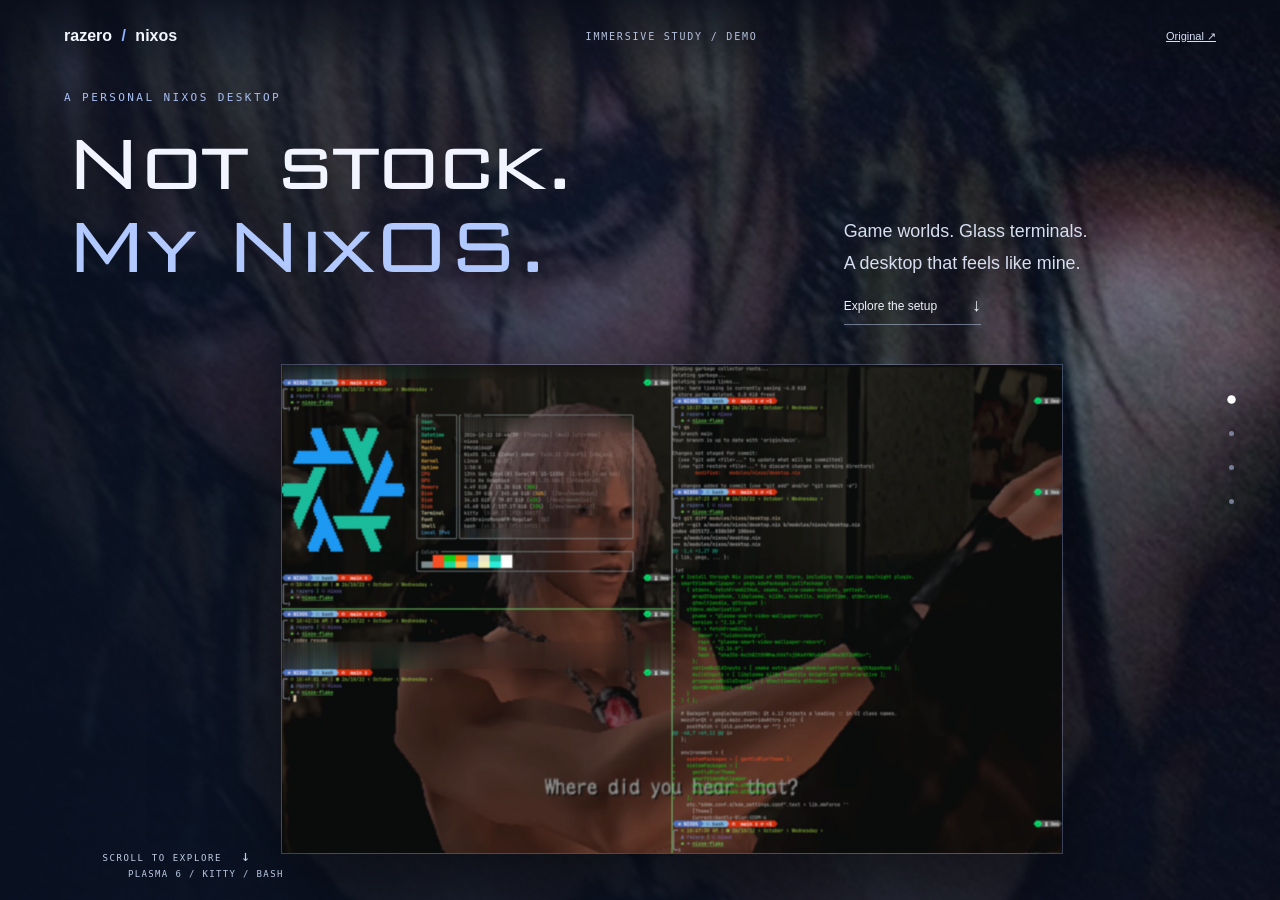
<file: graph/motion-demo/showcase-immersive-demo.html>
<!doctype html>
<html lang="en">
<head>
<meta charset="utf-8">
<meta name="viewport" content="width=device-width, initial-scale=1">
<base href="../">
<title>Immersive showcase — motion study</title>
<link rel="stylesheet" href="motion-demo/showcase-immersive-demo.css">
<script src="motion-demo/showcase-immersive-demo.js" defer></script>
</head>
<body>
<header class="demo-nav">
  <a class="brand" href="#intro">razero <span>/</span> nixos</a>
  <span class="demo-label">IMMERSIVE STUDY / DEMO</span>
  <div class="nav-actions"><a href="showcase.html">Original ↗</a></div>
</header>
<nav class="chapter-nav" aria-label="Chapters">
  <a href="#intro" aria-label="Intro" aria-current="location"><span>Intro</span></a>
  <a href="#workspace" aria-label="Daily driver"><span>Daily driver</span></a>
  <a href="#tor" aria-label="Go onion"><span>Go onion</span></a>
  <a href="#boot" aria-label="Power on"><span>Power on</span></a>
</nav>
<main>
  <section class="panel panel-intro" id="intro" aria-labelledby="intro-title">
    <div class="panel-background"></div>
    <div class="panel-content split-content intro-content">
      <div class="panel-copy">
      <p class="eyebrow">A PERSONAL NIXOS DESKTOP</p>
      <h1 id="intro-title">Not stock.<br><span>My NixOS.</span></h1>
      <p class="lead">Game worlds. Glass terminals.<br>A desktop that feels like mine.</p>
      <a class="next-link" href="#workspace">Explore the setup <span>↓</span></a>
      </div>
      <figure class="panel-visual"><img src="assets/workspace-redacted.jpg" alt="Three Kitty terminal panes over the desktop wallpaper"><figcaption>PLASMA 6 / KITTY / BASH</figcaption></figure>
    </div>
    <div class="scroll-hint" aria-hidden="true">SCROLL TO EXPLORE <span>↓</span></div>
  </section>
  <section class="panel panel-workspace" id="workspace" aria-labelledby="workspace-title">
    <div class="panel-background"></div>
    <div class="panel-content split-content">
      <div class="panel-copy"><p class="eyebrow">01 / WORKSPACE</p><h2 id="workspace-title">Daily<br><span>driver.</span></h2><p class="lead">A terminal, not a dashboard.<br>The tools I live in, configured my way.</p><a class="next-link" href="#tor">Go deeper <span>↓</span></a></div>
      <figure class="panel-visual workspace-visual"><img src="assets/workspace-daily-redacted.png" alt="Kitty workspace with fastfetch and Nix configuration; IP addresses are hidden"><figcaption>KITTY / FASTFETCH / NIX CONFIGURATION</figcaption></figure>
    </div>
  </section>
  <section class="panel panel-tor" id="tor" aria-labelledby="tor-title">
    <div class="panel-background"></div>
    <div class="panel-content split-content">
      <div class="panel-copy"><p class="eyebrow">02 / TOR SHELL</p><h2 id="tor-title">Go<br><span>onion.</span></h2><p class="lead">A shell with its own atmosphere.<br>One command, another perspective.</p><a class="next-link" href="#boot">Power on <span>↓</span></a></div>
      <figure class="panel-visual tor-visual"><img src="assets/tor-shell-crop.png" alt="Tor shell terminal"><figcaption>THE ONION ROUTER / TERMINAL</figcaption></figure>
    </div>
  </section>
  <section class="panel panel-boot" id="boot" aria-labelledby="boot-title">
    <div class="panel-background"></div>
    <div class="panel-content split-content">
      <div class="panel-copy"><p class="eyebrow">03 / BOOT &amp; LOGIN</p><h2 id="boot-title">Power<br><span>on.</span></h2><p class="lead">From GRUB to Plasma.<br>One scene, all the way home.</p><a class="next-link" href="showcase.html#sequence">See the full boot sequence <span>↗</span></a></div>
      <figure class="panel-visual boot-visual"><iframe src="motion-demo/boot-preview.html" title="Grand Theft Gentoo boot sequence"></iframe><figcaption>GRUB / PLYMOUTH / SDDM / PLASMA</figcaption></figure>
    </div>
  </section>
</main>
</body>
</html>
</file>
<file: graph/dependency-design.css>
@font-face { font-family:BankGothic; src:url('../files/fonts/BankGothic.ttf'); }
:root { color-scheme:dark; --bg:#111929; --panel:#1b263a; --panel-2:#202d43; --line:#3a4961; --text:#e8eef8; --muted:#a8b6cb; --cyan:#a9c9ef; --blue:#8bb8fb; --violet:#cba3ed; --green:#a5d9bb; --amber:#e5c183; }
body { background:#e9ecf1; color:#1c263b; font-family:'Helvetica Neue',Arial,sans-serif; }
main { width:min(1440px,90%); padding:0 0 60px; }
button,input { font:inherit; }
button:focus-visible,a:focus-visible,input:focus-visible,summary:focus-visible { outline:2px solid #bda4f4; outline-offset:4px; }
.map-nav { display:flex; justify-content:space-between; align-items:center; gap:20px; height:88px; }
.map-wordmark { color:#1c263b; font-size:22px; font-weight:700; letter-spacing:-1px; text-decoration:none; }.map-wordmark span { color:#6b7fbb; }
.map-nav div { display:flex; gap:28px; font-size:12px; }.map-nav div a { color:#294fc5; text-decoration:none; }.map-nav div span { color:#566175; }
.map-hero { position:relative; isolation:isolate; display:flex; justify-content:space-between; align-items:end; gap:35px; padding:clamp(60px,8vw,115px) 0 65px; color:#fff; }
.map-hero::before { content:''; position:absolute; inset:0 calc((min(1440px, 90vw) - 100vw)/2); z-index:-1; background:#294fc5; }
.eyebrow { color:#a9c9ef; font:10px/1.5 ui-monospace,monospace; letter-spacing:2px; }.map-hero .eyebrow { color:#c3d5ff; }.map-hero .eyebrow span { color:#7fa7ff; }
.map-hero h1 { margin:26px 0 0; font:400 clamp(70px,10vw,150px)/.86 BankGothic,Arial,sans-serif; letter-spacing:-.06em; }.map-hero h1 em { font-style:normal; color:#bcd0ff; }
.map-hero .lead { color:#e0e7ff; font-size:13px; line-height:2; max-width:32ch; margin:0 0 7px; }
.badges { margin:0; gap:0; padding:20px 0; border-bottom:1px solid #bbc3d1; }.badge { border:0; border-right:1px solid #bbc3d1; border-radius:0; background:none; color:#566175; font:10px ui-monospace,monospace; padding:0 18px; }.badge:first-child { padding-left:0; }.badge:last-child { border:0; }
.explorer { padding:95px 0 75px; }.explorer-heading { display:flex; justify-content:space-between; align-items:end; gap:25px; margin-bottom:30px; }.explorer-heading .eyebrow,.architecture .eyebrow { color:#526eb1; }.explorer-heading h2,.architecture strong { margin:12px 0 0; font:400 clamp(32px,4vw,54px)/1 BankGothic,Arial,sans-serif; letter-spacing:-.04em; }.explorer-heading p { margin:0; font-size:12px; line-height:1.8; color:#566175; }
.explorer-shell { background:#111827; border:1px solid #334461; color:#e7effb; box-shadow:0 28px 60px #14234326; }
.explorer-toolbar { display:flex; align-items:center; justify-content:space-between; gap:20px; padding:15px 20px; border-bottom:1px solid #344158; color:#b5c7de; font:10px/1.4 ui-monospace,monospace; letter-spacing:1px; }.explorer-indicator { display:inline-block; width:7px; height:7px; margin-right:9px; background:#a7e4bb; border-radius:50%; box-shadow:0 0 12px #93e4b4; }
.explorer-tools { display:flex; gap:20px; }.explorer-tools button,.network-details button { color:#c6d8f5; border:0; background:none; cursor:pointer; padding:3px 0; font:10px ui-monospace,monospace; }.explorer-tools button:hover,.network-details button:hover { color:white; }
.explorer-layout { display:grid; grid-template-columns:minmax(0,1fr) 290px; }.network-stage { position:relative; min-width:0; background:radial-gradient(ellipse at 50% 45%,#1d3150 0,#101a2a 67%); overflow:hidden; }
.network-stage::before { content:''; position:absolute; inset:0; pointer-events:none; background-image:linear-gradient(#a3bce909 1px,transparent 1px),linear-gradient(90deg,#a3bce909 1px,transparent 1px); background-size:40px 40px; }
.network-label,.network-hint { position:absolute; z-index:1; pointer-events:none; font:9px/1.5 ui-monospace,monospace; letter-spacing:1px; color:#9aafc9; }.network-label { inset:20px 22px auto; display:flex; justify-content:space-between; }.network-hint { left:22px; bottom:20px; }.network-hint span { color:#6c87a8; }
#network-graph { position:relative; width:100%; min-width:0; height:auto; min-height:440px; touch-action:pan-y; }.network-edge { fill:none; stroke:#6487b4; stroke-opacity:.25; stroke-width:1.2; transition:stroke-opacity .2s,stroke .2s; }.network-node { cursor:grab; outline:none; }.network-node:active { cursor:grabbing; }.network-node circle { stroke:#c5d7f0; stroke-width:1.2; transition:r .2s,stroke-width .2s,opacity .2s; }.network-node text { fill:#d5e2f5; font:11px ui-monospace,monospace; paint-order:stroke; stroke:#142033; stroke-width:4px; stroke-linejoin:round; pointer-events:none; }.network-node:focus-visible circle { stroke:#fff; stroke-width:4px; }.network-node:hover circle { stroke-width:3px; }.network-stage.has-selection .network-edge:not(.related) { stroke-opacity:.06; }.network-stage.has-selection .network-edge.related { stroke:#bdd8ff; stroke-opacity:.9; stroke-width:2; }.network-stage.has-selection .network-node:not(.related) { opacity:.2; }.network-node.selected circle { stroke:#fff; stroke-width:3px; filter:drop-shadow(0 0 10px #a9c9ef); }
.network-sidebar { padding:25px 22px; border-left:1px solid #344158; background:#151f2e; min-width:0; }.network-sidebar>label { display:block; font:9px ui-monospace,monospace; letter-spacing:1.4px; color:#a9bad2; margin-bottom:10px; }.network-sidebar input { display:block; width:100%; padding:11px 10px; border:1px solid #455a78; border-radius:0; background:#101927; color:#eff5ff; font:12px ui-monospace,monospace; }.network-sidebar input::placeholder { color:#899bb3; }.search-results { max-height:170px; overflow:auto; }.search-results button { display:block; width:100%; text-align:left; padding:8px; border:0; border-bottom:1px solid #344158; background:#1a283a; color:#d4e2f4; font:10px/1.5 ui-monospace,monospace; overflow-wrap:anywhere; cursor:pointer; }.search-results button:hover { background:#2b3d58; }
.network-details { padding:30px 0; border-bottom:1px solid #344158; }.network-details h3 { margin:12px 0; color:#f0f5ff; font:400 24px/1.25 BankGothic,Arial,sans-serif; overflow-wrap:anywhere; }.network-details p { color:#b5c3d5; font:12px/1.8 Arial,sans-serif; overflow-wrap:anywhere; }.network-details h4 { color:#9ab2d2; font:9px ui-monospace,monospace; letter-spacing:1px; margin:18px 0 8px; }.network-details .connections button { display:block; text-align:left; max-width:100%; overflow-wrap:anywhere; line-height:1.5; }.network-details a { display:inline-block; margin-top:18px; color:#b4d5ff; font:10px ui-monospace,monospace; text-decoration:none; border-bottom:1px solid #698bb4; }.network-legend { display:grid; grid-template-columns:1fr 1fr; gap:12px 4px; padding-top:22px; color:#a7b8cf; font:9px ui-monospace,monospace; }.network-legend i { display:inline-block; width:7px; height:7px; border-radius:50%; margin-right:5px; background:#a9c9ef; }.network-legend .legend-system { background:#a890ed; }.network-legend .legend-home { background:#8bd6b5; }.network-legend .legend-asset { background:#d9b58e; }
.explorer-note { color:#647287; font-size:11px; line-height:1.8; margin:17px 0 0; }.architecture { border-top:1px solid #bbc3d1; padding:28px 0 45px; }.architecture summary { display:flex; align-items:end; justify-content:space-between; gap:20px; cursor:pointer; list-style:none; }.architecture summary::-webkit-details-marker { display:none; }.architecture strong { display:block; color:#1c263b; }.architecture-toggle { font:10px ui-monospace,monospace; color:#526eb1; white-space:nowrap; }.architecture[open] .architecture-toggle { font-size:0; }.architecture[open] .architecture-toggle::after { content:'CLOSE DIAGRAM −'; font:10px ui-monospace,monospace; }.architecture .panel { margin-top:30px; }
.panel,.card { border-radius:0; background:var(--panel); color:var(--text); }.panel-head { border-color:#3a4961; }.cards .card,.live-block,.flow-step { border-radius:0; }.stamp { color:#b4c3d7; } footer { color:#65758a; }
@media(max-width:850px) { .map-hero { align-items:start; flex-direction:column; }.explorer-layout { grid-template-columns:1fr; }.network-sidebar { border-left:0; border-top:1px solid #344158; }.network-stage #network-graph { min-height:350px; }.network-legend { grid-template-columns:repeat(4,1fr); }.explorer { padding-top:65px; } }
@media(max-width:540px) { main { width:calc(100% - 36px); }.map-nav { height:auto; padding:20px 0; align-items:start; flex-direction:column; gap:13px; }.map-hero::before { inset-inline:-18px; }.map-hero h1 { font-size:17vw; }.badges { gap:10px; }.badge { border:0; padding:0; }.explorer-heading { align-items:start; flex-direction:column; }.explorer-toolbar { align-items:start; flex-direction:column; gap:12px; }.network-stage #network-graph { min-height:300px; }.network-label,.network-hint { font-size:8px; }.network-legend { grid-template-columns:1fr 1fr; }.architecture summary { align-items:start; flex-direction:column; } }
@media(prefers-reduced-motion:reduce) { *,*::before,*::after { scroll-behavior:auto!important; transition:none!important; animation:none!important; } }
.network-node { touch-action:none; }
.network-node .node-hit { stroke:none!important; filter:none!important; }

/* Observatory: a quieter, colder identity than the desktop showcase. */
:root {
  --bg:#07111d; --panel:#101f30; --panel-2:#14263a; --line:#294255;
  --text:#e3f1fa; --muted:#a6bac9; --cyan:#a8e1f1;
  --blue:#91cdec; --violet:#b6b9ec; --green:#a5dacd; --amber:#d9c3a9;
}
body {
  color:#e3f1fa;
  overflow-x:clip;
  background:radial-gradient(ellipse at 72% 5%,#183a50 0,transparent 38%),
    radial-gradient(ellipse at 2% 40%,#10263b 0,transparent 36%),#07111d;
}
main { width:min(1440px,90%); }
.map-nav { border-bottom:1px solid #a5d5e51c; }
.map-wordmark { color:#e1eff7; font-weight:500; letter-spacing:-.045em; }
.map-wordmark span { color:#91ccdc; }
.map-nav div a { color:#b6dbe8; }
.map-nav div span { color:#8ca5b6; }
.map-hero { min-height:410px; padding:clamp(65px,8vw,120px) 0 75px; }
.map-hero::before {
  inset:0; border-radius:0 0 40% 0;
  background:radial-gradient(ellipse at 67% 55%,#2b5d6e5c 0,transparent 43%);
}
.map-hero::after {
  content:''; position:absolute; z-index:-1; right:12%; top:9%;
  width:clamp(240px,30vw,460px); aspect-ratio:1; border-radius:50%;
  border:1px solid #b7e6f42b;
  box-shadow:0 0 0 28px #b7e6f408,0 0 0 29px #b7e6f41a,0 0 0 68px #b7e6f405,0 0 0 69px #b7e6f40e,inset 0 0 100px #9bd7e70b;
  pointer-events:none;
}
.map-hero .eyebrow,.explorer-heading .eyebrow,.architecture .eyebrow { color:#9ccddd; }
.map-hero h1 { font:300 clamp(68px,9vw,132px)/.92 'Helvetica Neue',Arial,sans-serif; letter-spacing:-.075em; }
.map-hero h1 em { color:#a6dce8; }
.map-hero .lead { color:#b6cdd9; font-size:14px; }
.badges { border-color:#addbea22; gap:8px; padding:21px 0; }
.badge,.badge:first-child,.badge:last-child {
  border:1px solid #9bcbd825; border-radius:100px; padding:7px 12px;
  color:#a6c0cf; background:#a4d9eb08; font-size:10px;
}
.explorer { padding-top:100px; }
.explorer-heading h2,.architecture strong {
  color:#e7f4fa; font:300 clamp(35px,4.5vw,62px)/1.08 'Helvetica Neue',Arial,sans-serif;
  letter-spacing:-.055em;
}
.explorer-heading p { color:#a2bbc9; font-size:13px; }
.explorer-shell {
  border:1px solid #a7d8e42b; border-radius:26px; overflow:hidden;
  background:#0a1927; box-shadow:0 30px 90px #01080db0,0 1px 0 #d1f7ff16 inset;
}
.explorer-toolbar { padding:16px 24px; border-color:#a9d7e51a; background:#112535a6; color:#bbd6e2; }
.explorer-indicator { background:#a9e8dc; box-shadow:0 0 12px #8ae5d2; }
.explorer-tools { gap:8px; }
.explorer-tools button { border:1px solid #9dc8d62b; border-radius:50px; padding:8px 12px; color:#c2dce6; transition:background .25s,border-color .25s; }
.explorer-tools button:hover { background:#a9dce813; border-color:#b3e3ef70; }
.explorer-layout { grid-template-columns:minmax(0,1fr) 300px; }
.network-stage { background:radial-gradient(ellipse at 48% 46%,#1c4053 0,#0c1d2c 58%,#081723 100%); }
.network-stage::before { background-image:linear-gradient(#a3d8e908 1px,transparent 1px),linear-gradient(90deg,#a3d8e908 1px,transparent 1px); background-size:48px 48px; mask-image:radial-gradient(ellipse at center,#000 15%,transparent 85%); }
.network-stage::after { content:''; position:absolute; inset:12%; pointer-events:none; border:1px solid #a2d9eb0d; border-radius:50%; transform:rotate(-18deg) scaleY(.65); }
.network-label,.network-hint { color:#94b8c8; }
.network-edge { stroke:#8bc5d6; stroke-opacity:.25; stroke-width:1; }
.network-stage.has-selection .network-edge.related { stroke:#a7e7f3; stroke-opacity:.9; stroke-dasharray:3 8; animation:signal-flow 2.8s linear infinite; }
.network-stage.motion-paused .network-edge.related { animation:none; }
.network-node circle:not(.node-hit) { stroke:#dbf7ff; stroke-opacity:.85; filter:drop-shadow(0 0 6px #90d2e65c); }
.network-node text { fill:#d9edf3; stroke:#0c1d2c; }
.network-node.selected circle:not(.node-hit) { filter:drop-shadow(0 0 12px #b5efff); }
.network-sidebar { background:#102230; border-color:#a9d7e51a; padding:28px 24px; }
.network-sidebar>label,.network-details h4 { color:#9bbdcb; }
.network-sidebar input { border:1px solid #a5d8e436; border-radius:12px; background:#091a27; padding:13px 14px; }
.search-results button { background:#142c3b; border-color:#a9d7e51a; }
.search-results button:hover { background:#254858; }
.network-details { border-color:#a9d7e522; }
.network-details h3 { color:#e9f8fc; font:400 24px/1.2 'Helvetica Neue',Arial,sans-serif; letter-spacing:-.04em; }
.network-details p,.network-legend { color:#aac2cc; }
.network-details a,.network-details button { color:#b5e5f0; }
.explorer-note { color:#91aab8; }
.architecture { border-color:#a9d7e522; }
.architecture-toggle { color:#a4d4e3; }
.panel,.card { border:1px solid #9ac6d42b; border-radius:20px; background:#102130; color:var(--text); box-shadow:none; }
.panel-head { border-color:#9ac6d422; }
.card h2 { color:#e7f4fa; }
.card p,.card li { color:#a6bac9; }
.cards .card,.live-block,.flow-step { border:1px solid #a5d3df24; border-radius:16px; background:#112434; }
.chip { border-color:#a5d3df25; border-radius:8px; background:#1a3444; color:#c5dae3; }
.refs td,.live-block details { border-color:#a5d3df22; }
footer { color:#8ca7b5; }
@keyframes signal-flow { to { stroke-dashoffset:-22; } }
@media(max-width:850px) {
  .explorer-layout { grid-template-columns:1fr; }
  .network-sidebar { border-top:1px solid #a9d7e51a; }
  .map-hero::after { right:5%; opacity:.65; }
}
@media(max-width:540px) {
  .map-hero { min-height:0; padding:65px 0 55px; }
  .map-hero::before { inset:0; }
  .map-hero h1 { font-size:17vw; }
  .map-hero::after { width:200px; right:0; top:4%; opacity:.4; }
  .badges { gap:7px; }
  .badge,.badge:first-child,.badge:last-child { padding:6px 9px; }
  .explorer-shell { border-radius:20px; }
  .explorer-toolbar { padding:16px; }
  .explorer-tools { flex-wrap:wrap; }
}
@media(prefers-reduced-motion:reduce) { .network-stage.has-selection .network-edge.related { animation:none; } }
</file>
<file: graph/showcase.css>
@font-face {
  font-family:BankGothic;
  src:url('../files/fonts/BankGothic.ttf');
}

:root {
  color-scheme:dark;
  --bg:#101312;
  --ink:#e9e9df;
  --muted:#a2aaa4;
  --line:#323a34;
  --accent:#c2e58d;
  --mono:ui-monospace,'DejaVu Sans Mono',monospace;
}

* {
  box-sizing:border-box;
}

html {
  scroll-behavior:smooth;
  scroll-padding-top:30px;
}

body {
  margin:0;
  background:var(--bg);
  color:var(--ink);
  font-family:Arial,'Noto Sans JP',sans-serif;
  line-height:1.7;
}

button,a {
  -webkit-tap-highlight-color:transparent;
}

a {
  color:inherit;
  text-decoration:none;
}

button {
  font:inherit;
  color:inherit;
  cursor:pointer;
}

button:focus-visible,a:focus-visible {
  outline:2px solid var(--accent);
  outline-offset:5px;
}

button {
  border:0;
  background:none;
}

button:disabled {
  opacity:.4;
  cursor:default;
}

[hidden] {
  display:none!important;
}

p,h1,h2,h3 {
  margin:0;
}

p {
  color:var(--muted);
}

.navigation,main,footer {
  max-width:1380px;
  margin:auto;
  padding-left:60px;
  padding-right:60px;
}

.navigation {
  height:94px;
  display:flex;
  align-items:center;
  justify-content:space-between;
  border-bottom:1px solid var(--line);
}

.wordmark {
  font:600 19px var(--mono);
  letter-spacing:-1px;
}

.snowflake {
  color:var(--accent);
  font-size:28px;
  vertical-align:middle;
  margin-right:12px;
}

.small-mark {
  font-size:11px;
  letter-spacing:0;
  font-weight:400;
  color:var(--muted);
}

nav {
  display:flex;
  gap:28px;
  font:11px var(--mono);
}

nav a:hover,.text-link:hover {
  color:var(--accent);
}

.intro {
  padding:66px 0 52px;
}

.eyebrow {
  font:10px var(--mono);
  letter-spacing:1.8px;
  color:var(--accent);
}

.status-dot {
  display:inline-block;
  width:6px;
  height:6px;
  border-radius:50%;
  background:var(--accent);
  margin-right:8px;
}

.intro h1 {
  font-size:clamp(42px,5.5vw,77px);
  font-weight:500;
  letter-spacing:-4px;
  line-height:1.3;
  margin:28px 0 30px;
}

.intro h1 em {
  font-style:normal;
  color:var(--accent);
}

.intro-bottom {
  display:flex;
  align-items:flex-end;
  justify-content:space-between;
}

.intro-bottom p {
  font-size:13px;
  line-height:2;
}

.text-link {
  font:11px var(--mono);
  border-bottom:1px solid var(--line);
  padding:8px 0;
}

.text-link span {
  margin-left:40px;
}

.section-heading {
  display:flex;
  align-items:flex-end;
  justify-content:space-between;
  margin-bottom:28px;
}

.section-heading h2 {
  font-size:clamp(25px,3.1vw,40px);
  font-weight:400;
  letter-spacing:-1.5px;
  margin-top:12px;
}

.section-heading p {
  font-size:11px;
  line-height:1.9;
}

.sequence {
  padding:30px 0 80px;
}

.viewer {
  border:1px solid #41493e;
  background:#090b0b;
  box-shadow:0 35px 80px #0004;
}

.viewer-top,.viewer-bottom {
  display:flex;
  align-items:center;
  justify-content:space-between;
  gap:15px;
  padding:13px 20px;
  font:9px var(--mono);
  color:#abb5ac;
}

.viewer-top {
  border-bottom:1px solid var(--line);
  letter-spacing:1px;
}

.preview-label {
  color:#89918c;
  letter-spacing:0;
}

.viewer-bottom {
  border-top:1px solid var(--line);
}

.viewer-bottom>span:first-child {
  color:var(--accent);
}

.viewer-bottom button {
  font:9px var(--mono);
}

.display {
  position:relative;
  aspect-ratio:16/9;
  overflow:hidden;
  background:#000;
}

.scene {
  position:absolute;
  inset:0;
  overflow:hidden;
}

.scene>img {
  position:absolute;
  width:100%;
  height:100%;
  object-fit:cover;
}

.scene-corner {
  position:absolute;
  right:3%;
  bottom:4%;
  font:8px var(--mono);
  letter-spacing:2px;
  color:#d8e5e1a0;
}

.frame {
  opacity:0;
  transition:opacity 620ms linear;
  transform:scale(1.06);
  animation:pan 32s ease-in-out infinite alternate;
}

.frame.active {
  opacity:1;
}

.scene-shade {
  position:absolute;
  inset:0;
  background:linear-gradient(#050c163a,#01030620 40%,#010508b0);
}

.scanlines {
  position:absolute;
  inset:0;
  background:url('../files/sddm/Gently-Blur-SDDM-6/anim/scanlines.png');
  opacity:.14;
  pointer-events:none;
}

.login-radio {
  position:absolute;
  left:4%;
  top:5%;
  background:#070a0dc7;
  border:1px solid #475a6b;
  padding:13px 22px;
  border-radius:5px;
  border-left:3px solid #a9c9ef;
  min-width:26%;
  color:#a9c9ef;
}

.login-radio b,.radio-mini b {
  font:clamp(9px,1.6vw,22px) BankGothic,monospace;
  letter-spacing:2px;
}

.login-radio i {
  font-size:10px;
  color:#e06c75;
  margin-left:18px;
  font-style:normal;
}

.login-radio small,.login-radio>span,.radio-mini small,.radio-mini>span {
  display:block;
  font:clamp(6px,.7vw,10px) var(--mono);
  margin-top:5px;
}

.login-form {
  position:absolute;
  left:50%;
  top:37%;
  transform:translateX(-50%);
  width:27%;
  padding:22px 20px 18px;
  text-align:center;
  background:radial-gradient(ellipse at 50% 30%,#07101fd9 0%,#07101f88 56%,transparent 78%);
  border-radius:16px;
  text-shadow:0 1px 12px #000;
}

.avatar {
  width:62px;
  height:62px;
  border-radius:50%;
  border:2px solid #e5e9efaa;
  background:#13203477;
  margin:auto auto 12px;
  display:block;
  object-fit:cover;
}

.login-form strong {
  display:block;
  font-size:18px;
  color:#f7f9fc;
  font-weight:400;
}

.fake-input {
  margin-top:15px;
  background:#07111fb8;
  border:1px solid #dce8f8a0;
  color:#f7f9fc;
  padding:13px 15px;
  border-radius:5px;
  text-align:left;
  font-size:12px;
  backdrop-filter:blur(6px);
}

.fake-input span {
  float:right;
  color:#f0f3f7;
}

.login-form small {
  display:flex;
  justify-content:space-around;
  font-size:10px;
  margin-top:15px;
  color:#f0f4fa;
}

.intro-overlay {
  position:absolute;
  inset:0;
  background:#0009;
  display:flex;
  align-items:center;
  justify-content:center;
  flex-direction:column;
  animation:intro-fade 3.1s both;
}

.intro-overlay b {
  font:clamp(16px,3.3vw,45px) BankGothic;
  letter-spacing:3px;
  text-shadow:2px 0 #e06c7566,-2px 0 #56b6c266;
  color:#e6edf5;
}

.intro-overlay small {
  color:#8fb3d9;
  font:9px var(--mono);
  letter-spacing:2px;
}

.intro-overlay>span {
  position:absolute;
  bottom:15%;
  color:#a9c9ef;
  font:9px var(--mono);
  letter-spacing:2px;
}

.grub-menu {
  position:absolute;
  left:5%;
  top:44%;
  width:36%;
  font:clamp(8px,1.7vw,23px) BankGothic;
}

.grub-menu p {
  padding:8px 12px;
  color:#7b8fa2;
}

.grub-menu .grub-selected {
  color:#c9def8;
  background:#749ac12b;
  border:1px solid #7e9bb7;
}

.grub-selected span {
  float:right;
}

.plymouth-scene>img {
  object-fit:fill;
}

.radio-mini {
  position:absolute;
  left:6%;
  bottom:13%;
  width:40%;
  padding:14px 20px;
  background:#070a0de8;
  border:1px solid #475a6b;
  color:#a9c9ef;
}

.loading {
  position:absolute;
  bottom:5%;
  right:4%;
  width:36%;
  font:clamp(10px,2vw,28px) BankGothic;
  color:#a9c9ef;
}

.progress-track {
  display:block;
  width:100%;
  height:5px;
  background:#1e2e3a;
  margin-top:12px;
}

.progress-track i {
  display:block;
  height:100%;
  background:#a9c9ef;
  animation:progress 8s linear infinite;
}

.scene-controls {
  display:grid;
  grid-template-columns:repeat(3,1fr);
  border-bottom:1px solid var(--line);
}

.scene-controls button {
  text-align:left;
  position:relative;
  padding:24px 20px;
  border-right:1px solid var(--line);
}

.scene-controls button:last-child {
  border-right:0;
}

.scene-controls button.selected:before {
  content:'';
  position:absolute;
  top:0;
  left:0;
  right:0;
  height:3px;
  background:var(--accent);
}

.scene-controls button.selected {
  background:#c2e58d08;
}

.scene-controls span {
  color:#899389;
  font:10px var(--mono);
  margin-right:20px;
}

.scene-controls b {
  font:17px var(--mono);
  font-weight:400;
}

.scene-controls small {
  display:block;
  color:var(--muted);
  font-size:10px;
  margin:9px 0 0 36px;
}

.selected b {
  color:var(--accent);
}

.stage-notes {
  display:grid;
  grid-template-columns:1fr 1.5fr;
  gap:60px;
  padding:38px 0 0;
}

.stage-notes h3 {
  font-size:25px;
  font-weight:400;
  margin-top:10px;
}

.stage-notes p,.workspace-notes p {
  font-size:12px;
  line-height:2;
}

.source-links {
  display:flex;
  gap:16px;
  flex-wrap:wrap;
  margin:16px 0;
}

.source-links button {
  color:#c7d0c4;
  font:10px var(--mono);
  padding:3px 0;
  border-bottom:1px solid #475043;
}

.source-links button:hover {
  color:var(--accent);
  border-color:var(--accent);
}

.workspace {
  padding:54px 0 70px;
  border-top:1px solid var(--line);
}

.workspace-preview {
  border:1px solid #46514b;
  box-shadow:0 24px 70px #0003;
}

.workspace-toolbar {
  display:flex;
  justify-content:space-between;
  align-items:center;
  background:#171d19;
  border-bottom:1px solid #46514b;
  padding:0 22px;
  gap:20px;
}

.terminal-switch { display:flex; gap:28px; }
.terminal-switch button {
  display:flex;
  gap:10px;
  padding:18px 0;
  border-bottom:2px solid transparent;
  color:#8f9b91;
  font:10px var(--mono);
  white-space:nowrap;
}
.terminal-switch button span { color:#c9d0c8; }
.terminal-switch button[aria-selected=true] { color:var(--accent); border-color:var(--accent); }
.terminal-switch button[aria-selected=true] span { color:var(--accent); }
.workspace-label { font:9px var(--mono); letter-spacing:1px; color:#819084; }

.workspace-capture { margin:0 0 28px; border:1px solid var(--line); background:#111514; overflow:hidden; border-radius:8px; }
.workspace-capture img { display:block; width:100%; height:auto; }
.workspace-capture figcaption { padding:18px 22px; }
.workspace-capture figcaption>span { color:var(--accent); font:10px var(--mono); letter-spacing:1px; }
.workspace-capture figcaption p { margin:8px 0 0; font-size:12px; }

.terminal-demo {
  position:relative;
  isolation:isolate;
  overflow:hidden;
  min-height:650px;
  padding:24px 30px 36px;
  color:#e0e2dd;
  font:12px/1.55 'JetBrainsMono Nerd Font Mono','JetBrains Mono',var(--mono);
  background:#646664;
}
.terminal-demo::before {
  content:'';
  position:absolute;
  inset:0;
  z-index:-2;
  background:radial-gradient(ellipse at 35% 60%,#63473c,transparent 65%),linear-gradient(125deg,#22271f,#161b18 55%,#403128);
}
.terminal-demo::after {
  content:'';
  position:absolute;
  inset:0;
  z-index:-1;
  background:linear-gradient(#23262747,#23262733);
}
.terminal-demo p { color:inherit; }
.prompt-top { display:flex; align-items:center; justify-content:space-between; }
.prompt { display:flex; font-size:11px; line-height:1.7; }
.prompt>span {
  display:block;
  padding:0 16px 0 19px;
  clip-path:polygon(0 0,calc(100% - 10px) 0,100% 50%,calc(100% - 10px) 100%,0 100%,10px 50%);
  margin-left:-10px;
  color:#fff;
  background:#4f70ba;
}
.prompt>span:first-child { margin-left:0; padding-left:13px; }
.prompt>span:nth-child(2) { background:#7eb5e1; color:#102332; }
.prompt>span:nth-child(3) { background:#d53010; }
.prompt-status { color:#0ee282; font-size:11px; }
.prompt-status span { margin-left:8px; color:#eee; }
.terminal-demo .prompt-date { color:#b9e27a; font-size:10px; margin-top:4px; }
.prompt-date>span { color:#7fb6a6; }
.terminal-demo .prompt-identity { color:#a9b4da; font-size:10px; }
.prompt-identity>span { color:#91bae2; }
.terminal-demo .prompt-path { color:#8caaa9; font-size:10px; }
.prompt-path>span { color:#9ee66a; }
.prompt-command { color:#b3becb!important; font-size:11px; }
.prompt-command>span { color:#e9d9c3; }
.fetch-demo {
  display:grid;
  grid-template-columns:minmax(130px,230px) minmax(0,650px);
  gap:32px;
  align-items:center;
  margin:17px 0 24px;
}
.fetch-logo { display:block; width:100%; height:auto; }
.fetch-output { min-width:0; }
.fetch-table {
  width:100%;
  border-collapse:separate;
  border-spacing:0;
  font:11px/1.65 'JetBrainsMono Nerd Font Mono','JetBrains Mono',var(--mono);
  color:#e1e1d9;
}
.fetch-table th,.fetch-table td { text-align:left; font-weight:400; padding:0 10px; }
.fetch-table thead th {
  font-size:10px;
  color:#b6c4bf;
  border:1px solid #acbbb373;
  border-bottom:0;
  padding-top:3px;
  padding-bottom:4px;
}
.fetch-table thead th:first-child { border-radius:4px 4px 0 0; }
.fetch-table thead th+th { border-radius:4px 4px 0 0; }
.fetch-table tbody th { width:108px; border-left:1px solid #acbbb373; border-right:1px solid #acbbb373; }
.fetch-table td { border-left:1px solid #acbbb373; border-right:1px solid #acbbb373; white-space:nowrap; }
.fetch-table tr:last-child>* { border-bottom:1px solid #acbbb373; padding-bottom:6px; }
.fetch-table td span { color:#bcc2bc; }
.fetch-table td em { color:#b0f27d; font-style:normal; }
.fetch-user th { color:#47e3c4; }
.fetch-system th { color:#ffcd6c; }
.fetch-hardware th { color:#ff986f; }
.fetch-tools th { color:#f0eebb; }
.fetch-network th { color:#74cdf5; }
.palette { position:relative; border:1px solid #acbbb373; border-radius:3px; margin-top:23px; padding:12px 10px 8px; }
.palette>span { position:absolute; top:-9px; left:8px; background:#666a65; padding:0 5px; color:#bdc8c1; font-size:10px; }
.color-swatches { display:flex; width:208px; max-width:100%; }
.color-swatches i { flex:1; height:28px; background:#232627; box-shadow:inset 0 -14px #ffffff29; }
.color-swatches i:nth-child(2) { background:#f74f25; }
.color-swatches i:nth-child(3) { background:#11d116; }
.color-swatches i:nth-child(4) { background:#f67400; }
.color-swatches i:nth-child(5) { background:#1d99f3; }
.color-swatches i:nth-child(6) { background:#eae2c6; }
.color-swatches i:nth-child(7) { background:#1abc9c; }
.color-swatches i:nth-child(8) { background:#fcfcfc; }
.prompt-repeat { margin-top:12px; }
.terminal-cursor { display:inline-block; width:7px; height:13px; background:#cfbea5; vertical-align:-2px; }

.workspace-caption {
  display:flex;
  align-items:center;
  justify-content:space-between;
  flex-wrap:wrap;
  gap:10px 20px;
  padding:15px 22px;
  background:#171d19;
  border-top:1px solid #46514b;
  font:9px var(--mono);
}
.workspace-caption>span { color:#b6c6b0; letter-spacing:1px; }
.workspace-caption p { font:10px/1.7 Arial,'Noto Sans JP',sans-serif; }
.workspace-caption button { padding:4px 0; color:var(--accent); font:10px var(--mono); }
.workspace-notes { display:grid; grid-template-columns:repeat(3,minmax(0,1fr)); gap:38px; margin-top:35px; }
.workspace-notes article { padding-top:22px; border-top:1px solid var(--line); }
.workspace-notes h3 { font-size:21px; font-weight:400; line-height:1.5; margin:13px 0; }
.workspace-notes p { font-size:12px; line-height:2; }
.workspace-notes .source-links { margin-bottom:0; }

.editor-demo { margin-top:18px; background:#242322ed; border:1px solid #777a6b; min-height:460px; }
.editor-tabline { display:flex; align-items:center; justify-content:space-between; background:#191919d9; padding:10px 16px; font:11px var(--mono); }
.editor-tabline>span { color:#ffd866; }
.editor-tabline small { color:#9c9b91; }
.editor-code { padding:14px 0; line-height:1.85; font-size:12px; overflow-x:auto; }
.editor-code>div { display:flex; min-width:max-content; padding-right:16px; }
.editor-code>div>span { color:#87877c; width:45px; padding-right:16px; text-align:right; flex-shrink:0; user-select:none; }
.editor-code code { font:inherit; white-space:pre; }
.editor-current-line { background:#ffffff09; }
.editor-empty { display:block!important; color:#68685e; padding:0 18px; }
.pink { color:#ff6188; font-weight:400; }
.green { color:#a9dc76; font-weight:400; }
.cyan { color:#78dce8; font-weight:400; }
.editor-status { display:flex; justify-content:space-between; background:#363630; font:10px var(--mono); color:#d6d6cb; }
.editor-status>span { padding:8px 12px; }
.editor-status>span:first-child { background:#a9dc76; color:#22251b; font-weight:700; }
.editor-status>span:nth-child(2) { margin-right:auto; }
.sr-only { position:absolute; width:1px; height:1px; padding:0; margin:-1px; overflow:hidden; clip-path:inset(50%); white-space:nowrap; border:0; }

.underneath {
  padding:34px 0 70px;
}

.detail-list article {
  display:flex;
  gap:35px;
  align-items:start;
  padding:26px 0;
  border-top:1px solid var(--line);
}

.detail-number {
  font:11px var(--mono);
  color:var(--accent);
  padding-top:5px;
}

.detail-list h3 {
  font-size:16px;
  font-weight:400;
  margin-bottom:8px;
}

.detail-list p {
  font-size:11px;
  max-width:85ch;
}

.detail-list button {
  margin-left:auto;
  color:var(--accent);
  font-size:22px;
}

.closing {
  border-top:1px solid var(--line);
  padding:60px 0 80px;
  position:relative;
}

.closing h2 {
  font-size:42px;
  line-height:1.4;
  font-weight:400;
  letter-spacing:-2px;
  margin:20px 0;
}

.closing p {
  font-size:12px;
}

.map-link {
  display:flex;
  align-items:center;
  justify-content:space-between;
  max-width:390px;
  background:var(--accent);
  color:#172011;
  padding:17px 20px;
  font:12px var(--mono);
  margin-top:30px;
}

.map-link:hover {
  background:#d5efb0;
}

footer {
  display:flex;
  justify-content:space-between;
  padding-top:22px;
  padding-bottom:30px;
  border-top:1px solid var(--line);
  font:9px var(--mono);
  color:#90998f;
}

dialog {
  width:min(900px,95vw);
  max-height:85vh;
  border:1px solid #5b6b50;
  background:#151b17;
  color:var(--ink);
  padding:0;
}

dialog::backdrop {
  background:#000b;
  backdrop-filter:blur(6px);
}

.dialog-heading {
  display:flex;
  align-items:center;
  justify-content:space-between;
  padding:22px;
  border-bottom:1px solid var(--line);
  gap:20px;
}

.dialog-heading h2 {
  font:13px var(--mono);
  overflow-wrap:anywhere;
  margin-top:10px;
}

.dialog-heading button {
  font-size:30px;
}

.dialog-heading+pre {
  padding:25px;
  margin:0;
  overflow:auto;
  max-height:58vh;
  font:11px/1.8 var(--mono);
  tab-size:2;
  color:#bfd0b7;
}

.dialog-footer {
  display:flex;
  justify-content:space-between;
  padding:15px 22px;
  border-top:1px solid var(--line);
  font-size:10px;
}

.dialog-footer button {
  color:var(--accent);
}

.noscript {
  padding:20px;
}

body.motion-off *,body.motion-off *:before {
  animation-play-state:paused!important;
}

.motion-off .frame {
  transition:none;
}

@keyframes pan {
  from {
    transform:scale(1.04) translate(-.5%,-.3%);
  }
  to {
    transform:scale(1.095) translate(.5%,.3%);
  }
}

@keyframes progress {
  from {
    width:5%;
  }
  to {
    width:100%;
  }
}

@keyframes intro-fade {
  0%,75% {
    opacity:1;
  }
  100% {
    opacity:0;
  }
}

@media(max-width:900px) {
  .navigation,main,footer {
    padding-left:28px;
    padding-right:28px;
  }
  .small-mark {
    display:none;
  }
  .stage-notes {
    gap:35px;
  }
  .login-radio {
    padding:9px 12px;
  }
  .avatar {
    width:40px;
    height:40px;
    font-size:18px;
    margin-bottom:5px;
  }
  .fake-input {
    padding:8px 10px;
    margin-top:8px;
  }
  .login-form small {
    margin-top:10px;
  }
  .viewer-bottom>span:nth-child(2) {
    display:none;
  }
}

@media(max-width:640px) {
  .navigation,main,footer {
    padding-left:20px;
    padding-right:20px;
  }
  .navigation {
    height:auto;
    min-height:90px;
    align-items:start;
    padding-top:20px;
    padding-bottom:17px;
    gap:12px;
    flex-direction:column;
  }
  .wordmark {
    font-size:15px;
  }
  nav {
    font-size:9px;
    gap:20px;
  }
  .intro {
    padding-top:40px;
  }
  .intro h1 {
    font-size:41px;
    letter-spacing:-2.5px;
  }
  .intro-bottom {
    display:block;
  }
  .intro-bottom .text-link {
    display:inline-block;
    margin-top:18px;
  }
  .intro-bottom p {
    font-size:11px;
  }
  .section-heading {
    align-items:start;
    gap:18px;
  }
  .section-heading p {
    max-width:120px;
    font-size:9px;
  }
  .section-heading h2 {
    font-size:25px;
    letter-spacing:-1px;
  }
  .eyebrow {
    font-size:8px;
    letter-spacing:1px;
  }
  .viewer-top,.viewer-bottom {
    padding:10px;
    font-size:7px;
  }
  .viewer-top .preview-label {
    font-size:6px;
    max-width:125px;
    text-align:right;
  }
  .viewer-bottom button {
    font-size:7px;
  }
  .scene-controls button {
    padding:18px 9px;
  }
  .scene-controls span {
    margin-right:8px;
    font-size:8px;
  }
  .scene-controls b {
    font-size:12px;
  }
  .scene-controls small {
    font-size:8px;
    margin:8px 0 0;
    line-height:1.6;
  }
  .login-form {
    top:30%;
    width:42%;
    padding:10px 8px 8px;
  }
  .avatar {
    width:30px;
    height:30px;
    font-size:12px;
    margin-bottom:3px;
  }
  .login-form strong {
    font-size:12px;
  }
  .fake-input {
    font-size:9px;
    padding:7px 8px;
    margin-top:6px;
  }
  .login-form small {
    font-size:7px;
    margin-top:7px;
  }
  .login-radio {
    padding:6px 8px;
    border-left-width:2px;
  }
  .login-radio b {
    font-size:8px;
    letter-spacing:1px;
  }
  .login-radio i {
    font-size:5px;
    margin-left:5px;
  }
  .login-radio small,.login-radio>span {
    font-size:5px;
    margin-top:2px;
  }
  .scene-corner {
    font-size:5px;
    letter-spacing:.7px;
  }
  .grub-menu p {
    padding:3px 5px;
  }
  .radio-mini {
    padding:5px 8px;
  }
  .radio-mini b {
    font-size:8px;
  }
  .radio-mini small,.radio-mini>span {
    font-size:5px;
  }
  .loading {
    font-size:10px;
  }
  .progress-track {
    height:3px;
    margin-top:5px;
  }
  .stage-notes {
    grid-template-columns:1fr;
    gap:20px;
    padding-top:27px;
  }
  .stage-notes h3 {
    font-size:23px;
  }
  .sequence {
    padding-bottom:45px;
  }
  .workspace {
    padding-top:35px;
  }
  .detail-list article {
    gap:16px;
  }
  .detail-list h3 {
    font-size:15px;
  }
  .closing h2 {
    font-size:35px;
  }
  .intro-overlay b {
    font-size:16px;
    letter-spacing:1px;
  }
  .intro-overlay small {
    font-size:5px;
    letter-spacing:.8px;
  }
  .intro-overlay>span {
    font-size:5px;
  }
  footer {
    gap:18px;
    flex-direction:column;
    font-size:8px;
  }
}

@media(prefers-reduced-motion:reduce) {
  html {
    scroll-behavior:auto;
  }
  *,*:before {
    animation:none!important;
    transition:none!important;
  }
}

@media(max-width:1000px) {
  .terminal-demo { padding:20px; min-height:610px; }
  .fetch-demo { grid-template-columns:minmax(100px,180px) minmax(0,1fr); gap:20px; }
  .fetch-table { font-size:10px; }
  .fetch-table th,.fetch-table td { padding-left:7px; padding-right:7px; }
  .fetch-table td span { display:none; }
  .fetch-table tbody th { width:82px; }
  .workspace-notes { gap:24px; }
  .workspace-notes h3 { font-size:19px; }
}
@media(max-width:640px) {
  .workspace .section-heading { flex-direction:column; gap:12px; }
  .workspace .section-heading p { max-width:none; font-size:11px; }
  .workspace-toolbar { padding:0 14px; }
  .workspace-label { display:none; }
  .terminal-switch { gap:24px; }
  .terminal-switch button { padding:15px 0; font-size:10px; gap:7px; }
  .terminal-demo { padding:17px 12px 28px; min-height:640px; }
  .terminal-prompt .prompt-date { font-size:8px; }
  .prompt { font-size:9px; }
  .prompt-status { display:none; }
  .fetch-demo { grid-template-columns:1fr; gap:17px; margin:18px 0 23px; }
  .fetch-logo { width:90px; margin:0 auto; }
  .fetch-table { font-size:9px; line-height:1.7; }
  .fetch-table thead th { font-size:9px; }
  .fetch-table tbody th { width:72px; }
  .fetch-table td { white-space:normal; overflow-wrap:anywhere; }
  .fetch-table th,.fetch-table td { padding-left:6px; padding-right:6px; }
  .palette { margin-top:18px; }
  .color-swatches i { height:22px; box-shadow:inset 0 -11px #ffffff29; }
  .workspace-caption { padding:14px; align-items:flex-start; flex-direction:column; }
  .workspace-caption p { font-size:10px; }
  .workspace-notes { grid-template-columns:1fr; gap:25px; margin-top:27px; }
  .workspace-notes h3 { font-size:22px; }
  .editor-demo { min-height:440px; }
  .editor-code { font-size:10px; }
  .editor-code>div>span { width:31px; padding-right:10px; }
  .editor-tabline { padding:10px; font-size:10px; }
  .editor-tabline small { display:none; }
  .editor-status { font-size:8px; }
  .editor-status>span { padding:8px; }
}
</file>
<file: graph/showcase-art-direction.css>
/* Exhibition shell. The original stylesheet owns the boot/terminal simulations. */
:root {
  color-scheme:light;
  --bg:#e9ecf1;
  --ink:#1c263b;
  --muted:#566175;
  --line:#bbc3d1;
  --accent:#294fc5;
}
body { font-family:'Helvetica Neue',Arial,'Noto Sans JP',sans-serif; overflow-x:clip; }
::selection { background:#294fc5; color:#fff; }
.navigation,main,footer { max-width:1600px; padding-inline:clamp(22px,5vw,80px); }
.navigation { height:88px; border:0; }
.wordmark { font:700 22px/1 Arial,sans-serif; letter-spacing:-1px; }
.wordmark-slash { color:#6b7fbb; padding-inline:5px; }
nav { gap:30px; font:500 13px/1.5 Arial,sans-serif; }
nav a { padding-block:10px; }
nav a:hover { text-decoration:underline; text-underline-offset:5px; }
main { display:flex; flex-direction:column; }
.intro { order:0; position:relative; padding:54px 0 0; color:#fff; isolation:isolate; }
.intro::before { content:''; position:absolute; inset:0 calc(-1 * clamp(22px,5vw,80px)) 90px; background:#294fc5; z-index:-1; }
.hero-heading { display:flex; justify-content:space-between; align-items:flex-end; gap:30px; padding:0 0 48px; }
.intro h1 { font-family:BankGothic,Arial,sans-serif; font-size:clamp(58px,8.6vw,134px); line-height:.97; letter-spacing:-.055em; font-weight:400; margin:0; }
.hero-description { padding:0 10px 5px 0; min-width:230px; }
.hero-description p { color:#e0e7ff; font-size:13px; line-height:1.9; margin:0 0 15px; }
.hero-description a { display:inline-block; font-size:12px; margin-top:8px; border-bottom:1px solid #ffffff80; padding-bottom:3px; }
.hero-capture { margin:0; padding-left:clamp(0px,5vw,80px); }
.hero-capture>a { display:block; background:#111514; box-shadow:0 24px 50px #12234a30; }
.hero-capture img { width:100%; height:auto; display:block; }
.hero-capture figcaption { display:flex; justify-content:space-between; gap:12px; color:var(--muted); font-size:11px; padding:16px 0; }
.workspace { order:1; padding:90px 0 78px; }
.sequence { order:2; padding:65px 0 80px; border-top:1px solid var(--line); }
.underneath { order:3; padding:60px 0 85px; border-top:1px solid var(--line); }
.section-heading { align-items:flex-end; margin-bottom:38px; gap:30px; }
.eyebrow { font:500 12px/1.5 Arial,sans-serif; letter-spacing:0; color:var(--accent); }
.section-heading h2 { font-size:clamp(28px,3.2vw,44px); font-weight:600; letter-spacing:-.045em; margin-top:10px; }
.section-heading p { font-size:12px; line-height:1.9; }
.workspace-notes { display:grid; grid-template-columns:1fr 1.2fr 1fr; gap:clamp(24px,5vw,70px); margin-top:0; padding:0; border:0; }
.workspace-notes article { padding:0; border:0; background:none; }
.workspace-notes h3 { font-size:24px; font-weight:500; letter-spacing:-1px; margin:9px 0 17px; }
.workspace-notes p { font-size:13px; line-height:1.9; max-width:35ch; }
.source-links { gap:15px; margin-top:20px; }
.source-links button { font:12px/1.6 var(--mono); color:var(--accent); border:0; border-bottom:1px solid #aab9dd; border-radius:0; background:none; padding:4px 0; }
.source-links button:hover { color:var(--ink); background:none; border-color:var(--ink); }
.workspace-simulation { margin:0 0 35px; border-block:1px solid var(--line); }
.workspace-simulation summary { cursor:pointer; padding:16px 0; font-size:13px; display:flex; justify-content:space-between; align-items:center; list-style:none; }
.workspace-simulation summary::-webkit-details-marker { display:none; }
.workspace-simulation summary span { font-size:20px; }
.workspace-simulation[open] summary span { transform:rotate(45deg); }
.workspace-preview { margin:0 0 22px; border:0; border-radius:4px; color:#e0e2dd; --accent:#a9c9ef; --muted:#a2aaa4; --line:#414754; }
.workspace-toolbar,.workspace-caption { background:#1c2330; }
.workspace-caption { flex-wrap:wrap; }
.workspace-caption p { color:#b2bdce; }
.viewer { border:0; border-radius:5px; overflow:hidden; box-shadow:0 16px 36px #1a294b22; color:#e9e9df; --accent:#a9c9ef; --muted:#a2aaa4; --line:#414754; }
.viewer-top,.viewer-bottom { background:#1c2330; color:#c6cedb; }
.viewer-top { font-size:10px; }
.preview-label { color:#aab5c8; }
.viewer-bottom button { color:#e0e7f2; }
.scene-controls { display:flex; gap:0; margin:0; padding-top:18px; border-bottom:1px solid var(--line); }
.scene-controls button { flex:1; border:0; border-bottom:3px solid transparent; border-radius:0; background:none; padding:15px 15px 18px; color:var(--muted); text-align:left; }
.scene-controls button:first-child { padding-left:0; }
.scene-controls button.selected { border-color:var(--accent); background:none; color:var(--accent); }
.scene-controls button:hover { background:#dce2ee; }
.scene-controls button span { color:inherit; margin-right:10px; font:12px var(--mono); }
.scene-controls button b { display:inline; font-size:18px; font-weight:500; }
.scene-controls button small { display:none; }
.stage-notes { padding:30px 0 0; grid-template-columns:1fr 1.5fr; gap:50px; border:0; }
.stage-notes h3 { font-size:25px; letter-spacing:-1px; margin-top:9px; }
.stage-notes p { font-size:13px; max-width:65ch; }
.stage-notes .text-link { color:var(--accent); margin-top:16px; }
.detail-list article { display:flex; align-items:center; justify-content:space-between; padding:23px 0; gap:30px; border-color:var(--line); }
.detail-list article>div { display:grid; grid-template-columns:180px 1fr; gap:25px; align-items:baseline; flex:1; }
.detail-list h3 { font-size:18px; font-weight:500; margin:0; }
.detail-list p { font-size:12px; max-width:65ch; }
.detail-list button { color:var(--accent); width:44px; height:44px; border:1px solid #b6c1d8; border-radius:50%; flex-shrink:0; }
.detail-list button:hover { color:white; background:var(--accent); }
footer { display:flex; align-items:center; justify-content:space-between; gap:22px; padding-block:32px; border-top:1px solid var(--line); font:12px/1.6 Arial,sans-serif; color:var(--muted); }
footer .footer-name { color:var(--ink); font-size:18px; font-weight:700; letter-spacing:-.7px; }
footer a:last-child { color:var(--accent); }
#source-dialog { color:#e9edf5; background:#171e2a; --ink:#e9edf5; --muted:#adb7c9; --accent:#a9c9ef; --line:#39465b; border-radius:6px; }
#source-dialog::backdrop { background:#101c3a99; backdrop-filter:blur(8px); }
.dialog-heading h2 { overflow-wrap:anywhere; }
.sr-only { color:inherit; }
@media(min-width:1600px) { .intro::before { inset-inline:calc((1440px - 100vw) / 2); } }
@media(max-width:800px) {
  .navigation { height:auto; min-height:78px; gap:20px; }
  nav { gap:17px; font-size:11px; }
  .wordmark { font-size:19px; white-space:nowrap; }
  .hero-heading { align-items:flex-start; }
  .intro { padding-top:35px; }
  .intro h1 { font-size:clamp(54px,9vw,80px); }
  .hero-description { min-width:0; }
  .hero-description p { font-size:11px; }
  .hero-capture { padding-left:0; }
  .workspace { padding-top:60px; }
  .workspace-notes { gap:25px; grid-template-columns:1fr 1fr; }
  .workspace-notes article:last-child { grid-column:1/-1; }
  .workspace-notes p { max-width:48ch; }
  .stage-notes { grid-template-columns:1fr; gap:18px; }
  .detail-list article>div { grid-template-columns:140px 1fr; gap:15px; }
  footer { flex-wrap:wrap; }
}
@media(max-width:540px) {
  .navigation { align-items:flex-start; padding-block:20px; flex-direction:column; gap:12px; }
  nav { width:100%; justify-content:space-between; gap:12px; }
  .hero-heading { flex-direction:column; gap:25px; padding-bottom:28px; }
  .intro h1 { font-size:12.5vw; }
  .hero-description { display:grid; grid-template-columns:1fr 1fr; gap:12px; width:100%; }
  .hero-description p { margin:0; font-size:11px; }
  .hero-description a { grid-column:1/-1; justify-self:start; }
  .intro::before { bottom:65px; }
  .hero-capture figcaption { flex-direction:column; gap:3px; font-size:10px; }
  .section-heading { flex-direction:column; align-items:flex-start; gap:15px; }
  .workspace-notes { grid-template-columns:1fr; gap:30px; }
  .workspace-notes article { display:grid; grid-template-columns:80px 1fr; column-gap:12px; }
  .workspace-notes article>.eyebrow { grid-column:1; padding-top:4px; }
  .workspace-notes h3 { grid-column:2; font-size:22px; margin:0 0 10px; }
  .workspace-notes p,.workspace-notes .source-links { grid-column:2; }
  .source-links { flex-wrap:wrap; }
  .scene-controls button { padding:12px 8px; }
  .scene-controls button b { font-size:15px; }
  .scene-controls button span { margin-right:4px; font-size:10px; }
  .viewer-top { align-items:flex-start; gap:7px; flex-direction:column; }
  .preview-label { display:none; }
  .viewer-bottom { gap:10px; flex-wrap:wrap; }
  .viewer-bottom>span:nth-child(2) { display:none; }
  .detail-list article>div { display:block; }
  .detail-list h3 { margin-bottom:8px; }
  footer>span { display:none; }
}
@media(prefers-reduced-motion:reduce) { html { scroll-behavior:auto; } }

/* A large, physical canvas rather than another row of feature cards. */
.title-line { display:block; overflow:hidden; padding-bottom:.08em; margin-bottom:-.08em; }
.title-line>span { display:block; animation:title-arrive 1.1s cubic-bezier(.16,1,.3,1) both; }
.title-line:nth-child(2)>span { animation-delay:120ms; }
.hero-description { animation:description-arrive 1s 350ms both; }
.hero-capture { transform:perspective(1600px) translateY(calc(var(--scroll,0) * -48px)) rotateX(calc(var(--scroll,0) * 5deg)) scale(calc(1 - var(--scroll,0) * .045)); transform-origin:50% 0; }
.hero-capture>a { animation:photo-arrive 1.35s 180ms cubic-bezier(.16,1,.3,1) both; }
#page-motion-toggle { font:inherit; padding:4px 0; color:var(--muted); border-bottom:1px solid currentColor; }
.workspace { position:relative; isolation:isolate; display:grid; grid-template-columns:minmax(0,2.4fr) minmax(230px,1fr); gap:0 55px; margin-top:65px; padding:80px 0 90px; color:#e5ebf6; --muted:#b3bfd3; --accent:#9fbcff; --line:#465573; }
.workspace::before { content:''; position:absolute; inset:0 calc(-1 * clamp(22px,5vw,80px)); z-index:-1; background:#1b2b49; }
.workspace .section-heading { grid-column:1/-1; margin-bottom:55px; }
.workspace .section-heading h2,.sequence .section-heading h2 { font:400 clamp(65px,9vw,136px)/.9 BankGothic,Arial,sans-serif; letter-spacing:-.055em; margin-top:22px; }
.workspace .section-heading p,.sequence .section-heading p { font-size:13px; line-height:1.9; }
.workspace-simulation { border:0; margin:0; min-width:0; align-self:start; }
.workspace-preview { margin:0; box-shadow:0 24px 50px #0003; border:1px solid #435474; }
.workspace-toolbar { padding:15px; }
.workspace-toolbar .workspace-label { display:none; }
.workspace .terminal-demo { padding:25px 20px; min-height:650px; font-size:10px; }
.workspace .fetch-demo { grid-template-columns:minmax(100px,.65fr) minmax(0,1.35fr); gap:20px; }
.workspace .fetch-logo { width:100%; min-width:0; }
.workspace .fetch-output { min-width:0; flex:1; }
.workspace .fetch-table { font-size:9px; }
.workspace .fetch-table td { white-space:normal; overflow-wrap:anywhere; }
.workspace-caption { padding:15px; gap:9px; }
.workspace-caption>span { font-size:9px; }
.workspace-caption p { width:100%; }
.workspace-notes { display:flex; flex-direction:column; justify-content:space-between; gap:30px; padding-block:15px; }
.workspace-notes article { border-bottom:1px solid #465573; padding-bottom:25px; }
.workspace-notes article:last-child { border:0; padding-bottom:0; }
.workspace-notes h3 { font-size:28px; margin:8px 0 12px; color:#fff; }
.workspace-notes p { font-size:12px; max-width:36ch; }
.workspace .source-links { margin-top:13px; }
.workspace .source-links button { color:#a9c6ff; border-color:#536a95; }
.workspace .source-links button:hover { color:white; border-color:white; }
.sequence { order:3; display:flex; flex-direction:column; border:0; padding-top:100px; }
.sequence .section-heading { order:0; margin-bottom:35px; }
.sequence .section-heading h2 { color:#294fc5; }
.sequence .viewer { order:2; border-radius:0; margin-inline:calc(-1 * clamp(22px,5vw,80px)); box-shadow:none; }
.sequence .display { aspect-ratio:16/9; max-height:900px; }
.sequence .scene-controls { order:1; padding:0; margin:0 0 25px; border:0; gap:24px; }
.scene-controls button { position:relative; padding:20px 0; border-bottom:2px solid #b6c1d8; }
.scene-controls button b { font:400 clamp(22px,3vw,44px)/1 BankGothic,Arial,sans-serif; letter-spacing:-1px; }
.scene-controls button span { vertical-align:top; display:inline; }
.scene-controls button.selected::before { display:none; }
.scene-controls button:hover { background:none; color:var(--accent); }
.scene-controls button::after { content:attr(data-time); display:block; margin-top:9px; font:9px var(--mono); letter-spacing:.5px; color:#8796ae; }
.scene-controls button.selected::after { color:var(--accent); }
.sequence .stage-notes { order:3; padding-top:35px; }
.sequence .viewer-top,.sequence .viewer-bottom { padding-inline:clamp(22px,5vw,80px); }
.underneath { order:4; padding-block:35px 60px; }
.system-details summary { display:flex; justify-content:space-between; align-items:baseline; gap:20px; cursor:pointer; padding-block:10px; font-size:22px; list-style:none; }
.system-details summary::-webkit-details-marker { display:none; }
.system-details summary span { font-size:12px; color:var(--muted); }
.system-details[open] summary { margin-bottom:20px; }
.underneath .section-heading h2 { font-size:26px; }
.underneath .section-heading { margin-bottom:16px; }
.underneath .detail-list h3 { font-size:16px; }
.section-in-view .section-heading h2 { animation:section-arrive 950ms cubic-bezier(.16,1,.3,1) both; }
.viewer.stage-changing .display { animation:stage-arrive 650ms cubic-bezier(.16,1,.3,1); }
@keyframes title-arrive { from { transform:translateY(120%) rotate(5deg); } to { transform:translateY(0) rotate(0); } }
@keyframes description-arrive { from { opacity:0; transform:translateY(20px); } to { opacity:1; transform:translateY(0); } }
@keyframes photo-arrive { from { opacity:0; transform:perspective(1500px) rotateX(12deg) translateY(110px) scale(.88); } to { opacity:1; transform:perspective(1500px) rotateX(0) translateY(0) scale(1); } }
@keyframes section-arrive { from { clip-path:inset(0 0 100% 0); transform:translateY(45px); } to { clip-path:inset(0); transform:translateY(0); } }
.motion-off .title-line>span,.motion-off .hero-description,.motion-off .hero-capture>a,.motion-off .section-heading h2 { animation:none; }
.motion-off .hero-capture { transform:none; }
@media(min-width:1600px) {
  .workspace::before { inset-inline:calc((1440px - 100vw) / 2); }
}
@media(max-width:1050px) {
  .workspace { grid-template-columns:minmax(0,1fr) 230px; column-gap:28px; }
  .workspace .fetch-demo { grid-template-columns:minmax(80px,.5fr) minmax(0,1.5fr); }
  .workspace .terminal-demo { padding-inline:14px; }
  .workspace .fetch-table { font-size:8px; }
}
@media(max-width:800px) {
  nav { flex-wrap:wrap; justify-content:flex-end; gap:8px 17px; }
  .workspace { grid-template-columns:minmax(0,1fr); padding-block:55px; margin-top:30px; }
  .workspace-notes { display:grid; grid-template-columns:repeat(3,minmax(0,1fr)); gap:22px; padding-top:35px; }
  .workspace-notes article,.workspace-notes article:last-child { grid-column:auto; border:0; padding:0; }
  .workspace-notes h3 { font-size:22px; }
  .workspace .fetch-demo { grid-template-columns:minmax(100px,.65fr) minmax(0,1.35fr); }
  .workspace .fetch-table { font-size:10px; }
  .workspace .terminal-demo { min-height:590px; }
  .sequence { padding-top:65px; }
  .scene-controls button::after { display:none; }
}
@media(max-width:540px) {
  .system-details summary { align-items:flex-start; flex-direction:column; gap:8px; }
  nav { justify-content:space-between; gap:8px 14px; }
  #page-motion-toggle { font-size:10px; }
  .hero-description { grid-template-columns:1fr; }
  .hero-description p { font-size:12px; }
  .workspace .section-heading h2,.sequence .section-heading h2 { font-size:18vw; }
  .workspace .section-heading,.sequence .section-heading { gap:24px; }
  .workspace .section-heading p,.sequence .section-heading p { font-size:12px; }
  .workspace-notes { display:flex; gap:25px; }
  .workspace-notes article { display:block; }
  .workspace-notes h3 { margin:6px 0 10px; }
  .workspace-notes p { max-width:48ch; }
  .workspace .fetch-table { font-size:8px; }
  .workspace .fetch-demo { grid-template-columns:70px minmax(0,1fr); gap:12px; }
  .workspace .fetch-logo { width:100%; margin:0; }
  .workspace .terminal-demo { min-height:560px; }
  .sequence .scene-controls { gap:14px; }
  .scene-controls button b { font-size:19px; }
  .sequence .display { aspect-ratio:4/3; }
}
@media(prefers-reduced-motion:reduce) {
  .title-line>span,.hero-description,.hero-capture>a,.section-in-view .section-heading h2 { animation:none; }
  .hero-capture { transform:none; }
  .scene-controls button::after { transition:none; }
}

/* Playable boot sequence. The tabs are chapters; the timeline seeks across them. */
.sequence-player {
  display:grid;
  grid-template-columns:auto minmax(0,1fr) auto;
  align-items:center;
  gap:18px;
  padding:15px clamp(22px,5vw,80px) 12px;
  background:#151b26;
  border-bottom:1px solid #3a465b;
  color:#c6cedb;
}
.sequence-play {
  width:42px;
  height:42px;
  display:grid;
  place-items:center;
  border:1px solid #6f87ac;
  border-radius:50%;
  background:#26354d;
  color:#f1f6ff;
  font:15px/1 var(--mono);
  transition:background 180ms,color 180ms,border-color 180ms;
}
.sequence-play span { transform:translateX(1px); }
.sequence-play:hover { background:#a9c9ef; border-color:#a9c9ef; color:#101a28; }
.sequence-play.playing span { transform:none; }
.sequence-timeline { position:relative; min-width:0; padding-bottom:19px; }
.sequence-track { position:relative; display:flex; gap:2px; height:5px; background:#0a1018; overflow:hidden; }
.sequence-track i { display:block; flex:1; min-width:0; background:#40506a; }
.sequence-track i:nth-child(1) { flex:2.2; background:#4c5f7c; }
.sequence-track i:nth-child(2) { flex:3.2; background:#586e8e; }
.sequence-track i:nth-child(3) { flex:3.6; background:#6f89ad; }
.sequence-track i:nth-child(4) { flex:4.5; background:#8aa8cd; }
.sequence-track i:nth-child(5) { flex:1.7; background:#536786; }
.sequence-fill {
  position:absolute;
  left:0;
  top:0;
  width:var(--sequence-progress,0%);
  height:5px;
  background:linear-gradient(90deg,#7fa4da,#e3efff);
  pointer-events:none;
}
.sequence-fill::after {
  content:'';
  position:absolute;
  right:-4px;
  top:50%;
  width:9px;
  height:9px;
  border-radius:50%;
  background:#f2f8ff;
  box-shadow:0 0 0 3px #a9c9ef33;
  transform:translateY(-50%);
}
.sequence-range {
  position:absolute;
  left:-5px;
  right:-5px;
  top:-9px;
  width:calc(100% + 10px);
  height:23px;
  margin:0;
  opacity:0;
  cursor:ew-resize;
  -webkit-appearance:none;
  appearance:none;
  background:transparent;
}
.sequence-range::-webkit-slider-thumb { -webkit-appearance:none; width:20px; height:20px; }
.sequence-range::-moz-range-thumb { width:20px; height:20px; border:0; }
.sequence-timeline:focus-within .sequence-track { outline:2px solid #a9c9ef; outline-offset:7px; }
.sequence-marks { position:absolute; left:0; right:0; top:12px; height:12px; font:8px/1 var(--mono); letter-spacing:.3px; color:#8294ad; }
.sequence-marks span { position:absolute; top:0; white-space:nowrap; transform:translateX(-50%); }
.sequence-marks span:first-child { transform:none; }
.sequence-marks span:last-child { transform:translateX(-100%); }
.sequence-clock { font:9px/1.4 var(--mono); color:#9badc5; white-space:nowrap; font-variant-numeric:tabular-nums; }
.sequence-clock b { color:#e3edfb; font-weight:400; }

/* The lock and splash surfaces share the SDDM backdrop and only change the chrome. */
.login-scene.shared-mode .frame { filter:blur(16px) saturate(.85); }
.login-scene.shared-mode .scanlines { opacity:.08; }
.login-scene.shared-mode .scene-shade { background:linear-gradient(#07101f4d,#07101f66 48%,#07101fb8); }
.login-scene.entering .frame,
.login-scene.entering .shared-chrome {
  animation:none;
  transform:scale(2);
  opacity:0;
  transition:transform 850ms cubic-bezier(.5,0,.75,.2),opacity 850ms cubic-bezier(.5,0,.75,.2);
}
.login-scene.entering .scene-shade,
.login-scene.entering .scanlines { opacity:0; transition:opacity 850ms cubic-bezier(.5,0,.75,.2); }
.shared-chrome { position:absolute; inset:0; z-index:5; color:#f2f7ff; transform-origin:50% 50%; }
.shared-frame { position:absolute; inset:3.5%; border:1px solid #77a9c9ef; border-radius:24px; }
.shared-rule { position:absolute; top:8%; left:50%; width:min(420px,80%); height:2px; background:#a9c9ef; opacity:.7; transform:translateX(-50%); }
.shared-clock { position:absolute; top:14%; left:0; right:0; text-align:center; }
.shared-clock b { display:block; font:300 clamp(44px,7vw,110px)/.88 'Helvetica Neue',Arial,sans-serif; letter-spacing:-.05em; text-shadow:0 2px 26px #0006; }
.shared-clock span { display:block; margin-top:10px; font-size:clamp(8px,.9vw,16px); color:#d7e5f5; letter-spacing:.2px; }
.shared-modes { position:absolute; top:10%; right:5.5%; display:flex; border:1px solid #a9c9ef55; background:#0d1624b8; backdrop-filter:blur(10px); }
.shared-modes button { padding:8px 12px; font:8px/1 var(--mono); letter-spacing:1px; text-transform:uppercase; color:#c6d8ee; background:none; }
.shared-modes button+button { border-left:1px solid #a9c9ef33; }
.shared-modes button:hover { color:#fff; background:#ffffff12; }
.shared-modes button.selected { color:#101a28; background:#a9c9ef; }
.shared-lock,.shared-splash { position:absolute; top:57%; left:50%; width:min(430px,58%); text-align:center; transform:translateX(-50%); }
.shared-kicker { display:block; font:9px/1 var(--mono); letter-spacing:2.5px; text-transform:uppercase; color:#a9c9ef; }
.shared-unlock { width:100%; margin-top:16px; padding:13px 16px; display:flex; align-items:center; justify-content:space-between; border:1px solid #cfe3ff88; background:#0c1521c7; color:#f2f7ff; font:10px/1 var(--mono); text-align:left; transition:background 180ms,color 180ms,border-color 180ms; }
.shared-unlock span { font-size:16px; }
.shared-unlock:hover { background:#a9c9ef; border-color:#a9c9ef; color:#101a28; }
.shared-lock small,.shared-splash small { display:block; max-width:92%; margin:14px auto 0; font:9px/1.7 var(--mono); color:#d1deee; text-shadow:0 1px 10px #000; }
.shared-progress { display:block; width:100%; height:3px; margin-top:22px; background:#26364a; overflow:hidden; }
.shared-progress i { display:block; width:52%; height:100%; background:#a9c9ef; animation:shared-progress 2.1s ease-in-out infinite alternate; }
.sequence .desktop-scene { display:grid; place-items:center; background:#294fc5; color:#fff; }
.desktop-scene::before { content:''; position:absolute; inset:0; background:radial-gradient(circle at 50% 38%,#4b74ea 0,transparent 58%),linear-gradient(135deg,#1d3ba3,#2c57d3 62%,#2146b8); }
.desktop-scene::after { content:''; position:absolute; inset:0; background:radial-gradient(ellipse at 50% 50%,#0613348f 0%,#0613342e 48%,transparent 74%); pointer-events:none; }
.desktop-scene>.desktop-mark { position:absolute; right:6%; bottom:4%; width:38%; height:auto; object-fit:contain; opacity:.15; filter:brightness(0) invert(1); }
.desktop-copy { position:relative; z-index:1; text-align:center; padding:0 20px; }
.desktop-copy>span { font:9px/1 var(--mono); letter-spacing:3px; color:#e4edff; text-shadow:0 1px 14px #061334; }
.desktop-copy b { display:block; margin:18px 0 22px; font:400 clamp(54px,9.5vw,150px)/.84 BankGothic,Arial,sans-serif; letter-spacing:-.06em; text-shadow:0 2px 0 #ffffff1a,0 18px 50px #06133480; }
.desktop-copy small { font:10px/1.6 var(--mono); color:#e4edff; letter-spacing:.4px; text-shadow:0 1px 14px #061334; }
.desktop-scene .scene-corner { color:#ffffffa0; }
.sequence .desktop-scene:not([hidden]) .desktop-copy { animation:desktop-arrive 850ms cubic-bezier(.16,1,.3,1) both; }

/* Shared-scene values stay linked to the files that define them. */
.scene-specs { order:4; display:grid; grid-template-columns:repeat(5,minmax(0,1fr)); margin-top:32px; border-block:1px solid var(--line); }
.scene-specs button { padding:22px 20px 24px; text-align:left; border-right:1px solid var(--line); border-radius:0; background:none; }
.scene-specs button:last-child { border-right:0; }
.scene-specs b { display:block; font:400 clamp(32px,4.2vw,58px)/.9 BankGothic,Arial,sans-serif; letter-spacing:-.045em; color:var(--ink); transition:color 180ms; }
.scene-specs span { display:block; margin-top:11px; font-size:11px; color:var(--muted); line-height:1.5; }
.scene-specs small { display:block; margin-top:17px; font:9px var(--mono); color:var(--accent); }
.scene-specs button:hover b { color:var(--accent); }
.scene-specs button:focus-visible { outline:2px solid var(--accent); outline-offset:-4px; }

@keyframes shared-progress { from { width:18%; } to { width:88%; } }
@keyframes desktop-arrive { from { opacity:.18; transform:translateY(22px) scale(.97); } to { opacity:1; transform:translateY(0) scale(1); } }

@media(max-width:800px) {
  .sequence-player { gap:13px; }
  .sequence-clock { font-size:8px; }
  .shared-modes { top:9%; right:4.5%; }
  .shared-modes button { padding:7px 9px; font-size:7px; }
  .shared-lock,.shared-splash { width:64%; }
  .scene-specs { grid-template-columns:repeat(2,minmax(0,1fr)); }
  .scene-specs button { border-right:1px solid var(--line); border-bottom:1px solid var(--line); }
  .scene-specs button:nth-child(2n) { border-right:0; }
  .scene-specs button:last-child { grid-column:1/-1; border-right:0; border-bottom:0; }
  .desktop-scene>.desktop-mark { width:48%; opacity:.11; }
}
@media(max-width:640px) {
  .sequence .scene-controls { display:grid; grid-template-columns:1fr 1fr; gap:0 22px; }
  .sequence .scene-controls button { padding:14px 0 12px; }
  .stage-suffix { display:none; }
  .sequence-player { grid-template-columns:auto minmax(0,1fr); gap:12px; padding-top:12px; padding-bottom:9px; }
  .sequence-clock { grid-column:2; justify-self:end; margin-top:-7px; }
  .sequence-marks { display:none; }
  .sequence-timeline { padding-bottom:0; }
  .sequence-track { height:4px; }
  .sequence-fill { height:4px; }
  .sequence-range { top:-8px; height:20px; }
  .shared-clock { top:15%; }
  .shared-clock b { font-size:clamp(38px,11vw,64px); }
  .shared-clock span { margin-top:6px; font-size:8px; }
  .shared-modes { top:8%; right:4.5%; }
  .shared-modes button { font-size:8px; }
  .shared-lock,.shared-splash { top:54%; width:74%; }
  .shared-kicker { font-size:8px; }
  .shared-unlock { margin-top:10px; padding:10px; font-size:9px; }
  .shared-lock small,.shared-splash small { margin-top:9px; font-size:8px; }
  .shared-progress { margin-top:15px; }
  .desktop-copy b { font-size:17vw; }
  .scene-specs b { font-size:clamp(28px,8vw,40px); }
  .scene-specs button { padding:16px 12px 18px; }
  .scene-specs span { font-size:9px; margin-top:8px; }
  .scene-specs small { font-size:8px; margin-top:11px; }
}
.motion-off .login-scene.entering .frame,
.motion-off .login-scene.entering .shared-chrome,
.motion-off .login-scene.entering .scene-shade,
.motion-off .login-scene.entering .scanlines { transition:none; }

/* Tor shell: a small nocturnal exhibition within the workspace story. */
.tor-feature { order:2; position:relative; isolation:isolate; padding:clamp(70px,9vw,140px) 0 35px; color:#f3eafe; }
.tor-feature::before { content:''; position:absolute; inset:0 calc(-1 * clamp(22px,5vw,80px)); z-index:-1; background:radial-gradient(ellipse at 22% 46%,#51306b 0,transparent 42%),radial-gradient(ellipse at 90% 8%,#382448 0,transparent 34%),#100c17; }
.tor-intro { display:flex; justify-content:space-between; align-items:end; gap:40px; margin-bottom:clamp(45px,6vw,80px); }
.tor-eyebrow,.tor-index { font:10px/1.5 var(--mono); letter-spacing:2px; color:#c89df1; }
.tor-eyebrow span { color:#9bea9b; font-size:17px; vertical-align:middle; margin-right:7px; }
.tor-intro h2 { margin:20px 0 0; font:400 clamp(76px,11.5vw,172px)/.78 BankGothic,Arial,sans-serif; letter-spacing:-.065em; }
.tor-intro h2 em { color:#c382f1; font-style:normal; }
.tor-intro>p { max-width:310px; color:#c9b8d6; font-size:14px; line-height:1.85; }
.tor-showcase { display:grid; grid-template-columns:minmax(0,1.65fr) minmax(260px,.75fr); gap:clamp(30px,5vw,80px); align-items:center; }
.tor-window { min-width:0; border:1px solid #9a6eae66; background:#0e0b12; box-shadow:0 36px 80px #0007,0 0 80px #b25bda17; }
.tor-window-bar { display:flex; justify-content:space-between; align-items:center; gap:10px; padding:14px 18px; border-bottom:1px solid #634b7055; color:#a894b7; font:9px var(--mono); letter-spacing:1px; }
.tor-window-bar>span:first-child { display:flex; gap:5px; }
.tor-window-bar i { width:6px; height:6px; border-radius:50%; background:#a75fe0; }
.tor-window-bar i:nth-child(2) { background:#d0a0f0; }.tor-window-bar i:nth-child(3) { background:#9de3a4; }
.tor-screen { padding:clamp(20px,4vw,55px); background:radial-gradient(ellipse at 45% 52%,#9a3ec329,transparent 60%),linear-gradient(145deg,#18121e,#0b0a0f 70%); }
.tor-screen-meta,.tor-screen-bottom { display:flex; justify-content:space-between; gap:15px; color:#ad8dbf; font:9px/1.4 var(--mono); letter-spacing:1px; }
.tor-screen-meta span:last-child { color:#92bd9a; }
.tor-screen figure { margin:clamp(35px,6vw,80px) auto; max-width:640px; }
.tor-screen img { display:block; width:100%; height:auto; border:1px solid #aa7ec529; box-shadow:0 18px 55px #0009; }
.tor-screen figcaption { padding-top:13px; color:#bc9bcd; font:9px/1.4 var(--mono); letter-spacing:1px; }
.tor-screen figcaption span { color:#9683a0; }
.tor-screen-bottom span:last-child { font-size:24px; line-height:.6; color:#a7e9a8; }
.tor-side h3 { margin:16px 0 24px; font:400 clamp(34px,3.6vw,56px)/1.04 BankGothic,Arial,sans-serif; letter-spacing:-.045em; }
.tor-side>p { max-width:38ch; color:#c7b8d0; font-size:13px; line-height:1.9; }
.tor-commands { margin:30px 0; border-top:1px solid #8a679947; }
.tor-commands>div { display:grid; grid-template-columns:28px minmax(0,1fr); gap:3px 8px; padding:13px 0; border-bottom:1px solid #8a679947; }
.tor-commands span { color:#9bea9b; font:10px/1.6 var(--mono); }
.tor-commands code { color:#dfb8ff; font:12px/1.6 var(--mono); overflow-wrap:anywhere; }
.tor-commands small { grid-column:2; color:#b4a2c0; font:11px/1.5 Arial,sans-serif; }
.tor-side .tor-caveat { color:#bda8c9; font-size:11px; }
.tor-source-links { display:flex; flex-wrap:wrap; gap:10px 18px; margin-top:25px; }
.tor-source-links button { padding:5px 0; border-bottom:1px solid #9865b5; color:#e2b7ff; font:11px var(--mono); }
.tor-source-links button:hover { color:#fff; border-color:#fff; }
.tor-source-links button:focus-visible { outline-color:#d9abff; }
.tor-footer { display:flex; justify-content:space-between; gap:18px; margin-top:clamp(50px,8vw,110px); padding-top:18px; border-top:1px solid #8a679947; color:#ac97b8; font:9px/1.6 var(--mono); letter-spacing:1px; }
@media(min-width:1600px) { .tor-feature::before { inset-inline:calc((1440px - 100vw) / 2); } }
@media(max-width:850px) { .tor-showcase { grid-template-columns:1fr; } .tor-side { max-width:600px; } .tor-intro h2 { font-size:clamp(75px,14vw,120px); } }
@media(max-width:540px) { .tor-intro { align-items:start; flex-direction:column; gap:25px; } .tor-intro h2 { font-size:20vw; } .tor-window-bar { font-size:8px; } .tor-screen { padding:20px 15px; } .tor-screen-meta,.tor-screen-bottom { font-size:8px; letter-spacing:0; } .tor-screen figure { margin:38px 0; } .tor-footer { flex-direction:column; } }

/* A quiet sign-off, with the repository one deliberate click away. */
.showcase-footer { display:grid; grid-template-columns:1fr minmax(280px,440px); align-items:start; gap:50px; padding-block:60px 75px; }
.footer-identity { display:flex; flex-direction:column; align-items:start; }
.footer-kicker { color:#62749a; font:9px/1.5 var(--mono); letter-spacing:1.5px; }
.showcase-footer .footer-name { display:block; margin-top:18px; color:#1c263b; font:400 clamp(30px,3.5vw,48px)/1 BankGothic,Arial,sans-serif; letter-spacing:-.05em; }
.showcase-footer .footer-name span { color:#6383d3; }
.footer-identity p { margin-top:14px; color:#69758a; font-size:12px; }
.footer-links { border-top:1px solid #bbc3d1; }
.footer-links a { display:flex; align-items:center; justify-content:space-between; gap:20px; padding:17px 0; border-bottom:1px solid #bbc3d1; color:#1c263b; transition:color 180ms,border-color 180ms; }
.footer-links a>span:first-child { display:flex; flex-direction:column; gap:4px; }
.footer-links small { color:#7183a7; font:9px/1.4 var(--mono); letter-spacing:1px; }
.footer-links b { font-size:14px; font-weight:500; }
.footer-links a>span:last-child { display:grid; place-items:center; width:36px; height:36px; border:1px solid #b6c1d8; border-radius:50%; color:#294fc5; font-size:17px; transition:background 180ms,color 180ms,transform 180ms; }
.footer-links a:hover { color:#294fc5; border-color:#294fc5; }
.footer-links a:hover>span:last-child { color:#fff; background:#294fc5; transform:translate(3px,-3px); }
@media(max-width:700px) { .showcase-footer { grid-template-columns:1fr; gap:35px; padding-block:45px 55px; } }
@media(prefers-reduced-motion:reduce) { .footer-links a,.footer-links a>span:last-child { transition:none; } }
</file>
<file: graph/showcase-after-hours.css>
/* Independent art-direction experiment. All imagery is already in graph/assets. */
:root {
  color-scheme: dark;
  --bg:#090c17;
  --ink:#e7eaf5;
  --muted:#b7c3d9;
  --line:#46526c;
  --accent:#b5caff;
}
body { background:#090c17; color:var(--ink); }
.navigation { background:#0b101e; }
.wordmark-slash { color:#91a9e9; }
.intro::before {
  bottom:0;
  background:linear-gradient(110deg,#101b39ae,#17234499 56%,#111122a8),url('assets/showcase-intro.jpg') center/cover;
}
.intro h1 { text-shadow:0 2px 30px #0008; }
.hero-capture>a { box-shadow:0 25px 70px #000a,0 0 0 1px #91acf044; }
.workspace { margin-top:0; --muted:#c0cbe0; --accent:#b8ceff; --line:#56627a; }
.workspace::before {
  background:linear-gradient(115deg,#172847bc,#263c5ab8 55%,#282b49b7),url('assets/desktop-mountains.jpg') center/cover;
}
.tor-feature::before {
  background:radial-gradient(ellipse at 25% 35%,#4b2c6077,transparent 55%),linear-gradient(110deg,#100d1ac4,#21152dba),url('assets/tor-eye.jpg') center/cover;
}
.sequence, .underneath { position:relative; isolation:isolate; }
.sequence::before, .underneath::before {
  content:''; position:absolute; z-index:-1;
  inset:0 calc(-1 * clamp(22px,5vw,80px));
  pointer-events:none;
}
.sequence::before, .underneath::before {
  background-color:#101322;
  background-image:linear-gradient(110deg,#101529cc,#171329b8),url('assets/after-hours-office.svg');
  background-position:center,center top;
  background-size:100% 100%,100% auto;
  background-repeat:no-repeat;
}
.sequence::before {
  background-image:linear-gradient(110deg,#101b39ed,#172344d9 56%,#111122e8),url('assets/grub-background.png');
  background-position:center,center top;
  background-size:100% 100%,100% auto;
}
.sequence .section-heading h2 { color:#bdcfff; }
/* Keep the entire 16:10 boot artwork visible and fit the viewer on screen. */
.sequence .display {
  aspect-ratio:16/10;
  width:min(100%, calc(160svh - 256px));
  max-height:none;
  margin-inline:auto;
}
.sequence .grub-scene>img,
.sequence .plymouth-scene>img,
.sequence .login-scene>.frame { object-fit:contain; }
/* Panning enlarges the images and clips their edges; keep the crossfade instead. */
.sequence .login-scene:not(.entering)>.frame { animation:none; transform:none; }
.sequence .scene-controls button { border-color:#56627a; }
.sequence .scene-controls button.selected { border-color:#b5caff; }
.sequence .scene-controls button:hover { color:#fff; }
.scene-specs b { color:#e7eaf5; }
.showcase-footer { border-color:#46526c; }
.showcase-footer .footer-name { color:#e7eaf5; }
.showcase-footer .footer-name span { color:#a7bbf6; }
.showcase-footer a { color:#dbe6ff; }
.showcase-footer .footer-kicker,.showcase-footer .footer-identity p,.showcase-footer .footer-links small { color:#a9b8d4; }
.showcase-footer .footer-links,.showcase-footer .footer-links a { border-color:#65728d; }
:focus-visible { outline:2px solid #c4d5ff; outline-offset:4px; }

/* A slow change of light, only while the corresponding section is visible. */
.after-hours-visible::before { animation:room-light 18s ease-in-out infinite alternate; }
.motion-off .after-hours-visible::before { animation:none; }
@keyframes room-light { from { filter:brightness(.9); } to { filter:brightness(1.14); } }
@media (prefers-reduced-motion:reduce) {
  .after-hours-visible::before { animation:none; }
}
@media (min-width:1600px) {
  .sequence::before, .underneath::before { inset-inline:calc((1440px - 100vw) / 2); }
}
</file>
<file: graph/showcase-deck.css>
/* Preserve showcase.css and showcase-art-direction.css; only add a viewport deck. */
html.deck-ready, .deck-ready body { height:100%; overflow:hidden; }
.deck-ready #page-motion-toggle,.deck-ready #motion-toggle { display:none; }
.deck-ready main { display:block; margin:0; padding:0; max-width:none; }
.deck-panel {
  position:fixed; inset:0; z-index:0; overflow:auto; overscroll-behavior:contain;
  visibility:hidden; pointer-events:none; background:#090c17; clip-path:inset(0);
  transition:clip-path 680ms cubic-bezier(.22,1,.36,1);
}
.deck-panel.is-current,.deck-panel.is-preparing,.deck-panel.is-leaving { visibility:visible; }
.deck-panel.is-current { pointer-events:auto; clip-path:inset(0); }
.deck-panel.is-preparing { transition:none; }
.deck-panel.is-preparing.from-below { clip-path:inset(100% 0 0 0 round 50px 50px 0 0); }
.deck-panel.is-preparing.from-above { clip-path:inset(0 0 100% 0 round 0 0 50px 50px); }
.deck-inner { max-width:1600px; margin:auto; padding:0 clamp(22px,5vw,80px); }
.deck-inner > .showcase-footer { padding-inline:0; }
.deck-workspace-image { grid-column:1; grid-row:2; margin:0; min-width:0; align-self:start; }
.deck-ready .deck-workspace-image { border-color:#7693c588; box-shadow:0 24px 50px #0004,0 0 70px #6e98dc17; }
.deck-workspace-image .tor-window-bar { border-color:#7693c555; color:#b3c8e7; }
.deck-workspace-image .tor-window-bar i { background:#6c92da; }
.deck-workspace-image .tor-window-bar i:nth-child(2) { background:#9ec5ff; }
.deck-workspace-image .tor-window-bar i:nth-child(3) { background:#b3c8e7; }
.deck-workspace-image .tor-screen { padding:clamp(16px,2vw,30px); background:radial-gradient(ellipse at 45% 52%,#3a6cac23,transparent 60%),linear-gradient(145deg,#151d30,#0b101b 70%); }
.deck-workspace-image .tor-screen-meta,.deck-workspace-image .tor-screen-bottom { color:#a9c1e5; }
.deck-workspace-image .tor-screen figure { margin:clamp(15px,2vw,30px) 0; max-width:none; }
.deck-workspace-image .tor-screen img { display:block; width:100%; height:auto; border:1px solid #7a9bd344; box-shadow:0 18px 55px #0009; }
.deck-workspace-image .tor-screen figcaption { color:#adc5e9; }
.deck-workspace-image .tor-screen figcaption span { color:#8d9fbf; }
.deck-workspace-image .tor-screen-bottom span:last-child { color:#9ec5ff; }
/* Enlarge only the Tor capture inside its original terminal case. */
.deck-ready .tor-screen figure { max-width:none; }
.tor-screen .tor-shot { width:100%; aspect-ratio:763 / 385; max-height:323px; overflow:hidden; border:1px solid #aa7ec529; box-shadow:0 18px 55px #0009; }
.tor-screen .tor-shot img { width:100%; height:100%; object-fit:cover; transform:scale(1.04); border:0; box-shadow:none; }
/* Keep the browser-rendered SDDM login unobtrusive. */
.sequence .login-form { background:none; }
.sequence .login-form .fake-input { background:#07111f52; border-color:#dce8f866; backdrop-filter:none; }
/* Lock and splash use the original frames without the simulated frosted layer. */
.sequence .login-scene.shared-mode .frame { filter:none; }
.sequence .shared-modes { backdrop-filter:none; }
/* Hand the sequence to the desktop itself instead of a welcome title card. */
.sequence .desktop-scene { background:#090c17; }
.sequence .desktop-scene::before,.sequence .desktop-scene::after { display:none; }
.sequence .desktop-scene>.desktop-screenshot { width:100%; height:100%; object-fit:contain; }
/* Preserve the original grid's dimensions without showing the old simulation. */
.deck-ready .workspace-simulation { grid-column:1; grid-row:2; visibility:hidden; pointer-events:none; }
/* Reveal more of Daily driver's wallpaper without changing the other sections. */
.deck-ready .workspace::before {
  background:linear-gradient(115deg,#17284789,#263c5a85 55%,#282b4984),url('assets/desktop-mountains.jpg') center/cover;
}
@media(min-width:1051px) {
  .deck-ready .workspace { grid-template-columns:minmax(0,3.2fr) minmax(230px,.8fr); }
  .deck-ready .deck-workspace-image { margin:40px 0 0 clamp(20px,2.5vw,40px); }
}
.deck-panel.is-current .workspace .section-heading h2,
.deck-panel.is-current .sequence .section-heading h2,
.deck-panel.is-current .tor-intro h2 { animation:deck-heading-arrive 820ms cubic-bezier(.16,1,.3,1) both; }
.deck-panel.is-current .deck-workspace-image,
.deck-panel.is-current .tor-window,
.deck-panel.is-current .sequence .viewer { animation:deck-photo-arrive 900ms 50ms cubic-bezier(.16,1,.3,1) both; }
@keyframes deck-heading-arrive { from { clip-path:inset(0 0 100% 0); transform:translateY(35px); } to { clip-path:inset(0); transform:translateY(0); } }
@keyframes deck-photo-arrive { from { opacity:0; transform:perspective(1600px) translateY(50px) rotateX(4deg) scale(.96); } to { opacity:1; transform:perspective(1600px) translateY(0) rotateX(0) scale(1); } }
.deck-index { position:absolute; width:1px; height:1px; padding:0; margin:-1px; overflow:hidden; clip-path:inset(50%); white-space:nowrap; }
.deck-index:focus-within { position:fixed; z-index:31; top:8px; right:8px; width:auto; height:auto; margin:0; padding:8px; overflow:visible; clip-path:none; background:#0b101e; }
.deck-index button { padding:6px 10px; }
@media(prefers-reduced-motion:reduce) {
  .deck-panel { transition:none; }
  .deck-panel.is-current .workspace .section-heading h2,.deck-panel.is-current .sequence .section-heading h2,.deck-panel.is-current .tor-intro h2,
  .deck-panel.is-current .deck-workspace-image,.deck-panel.is-current .tor-window,.deck-panel.is-current .sequence .viewer { animation:none; }
}
</file>
